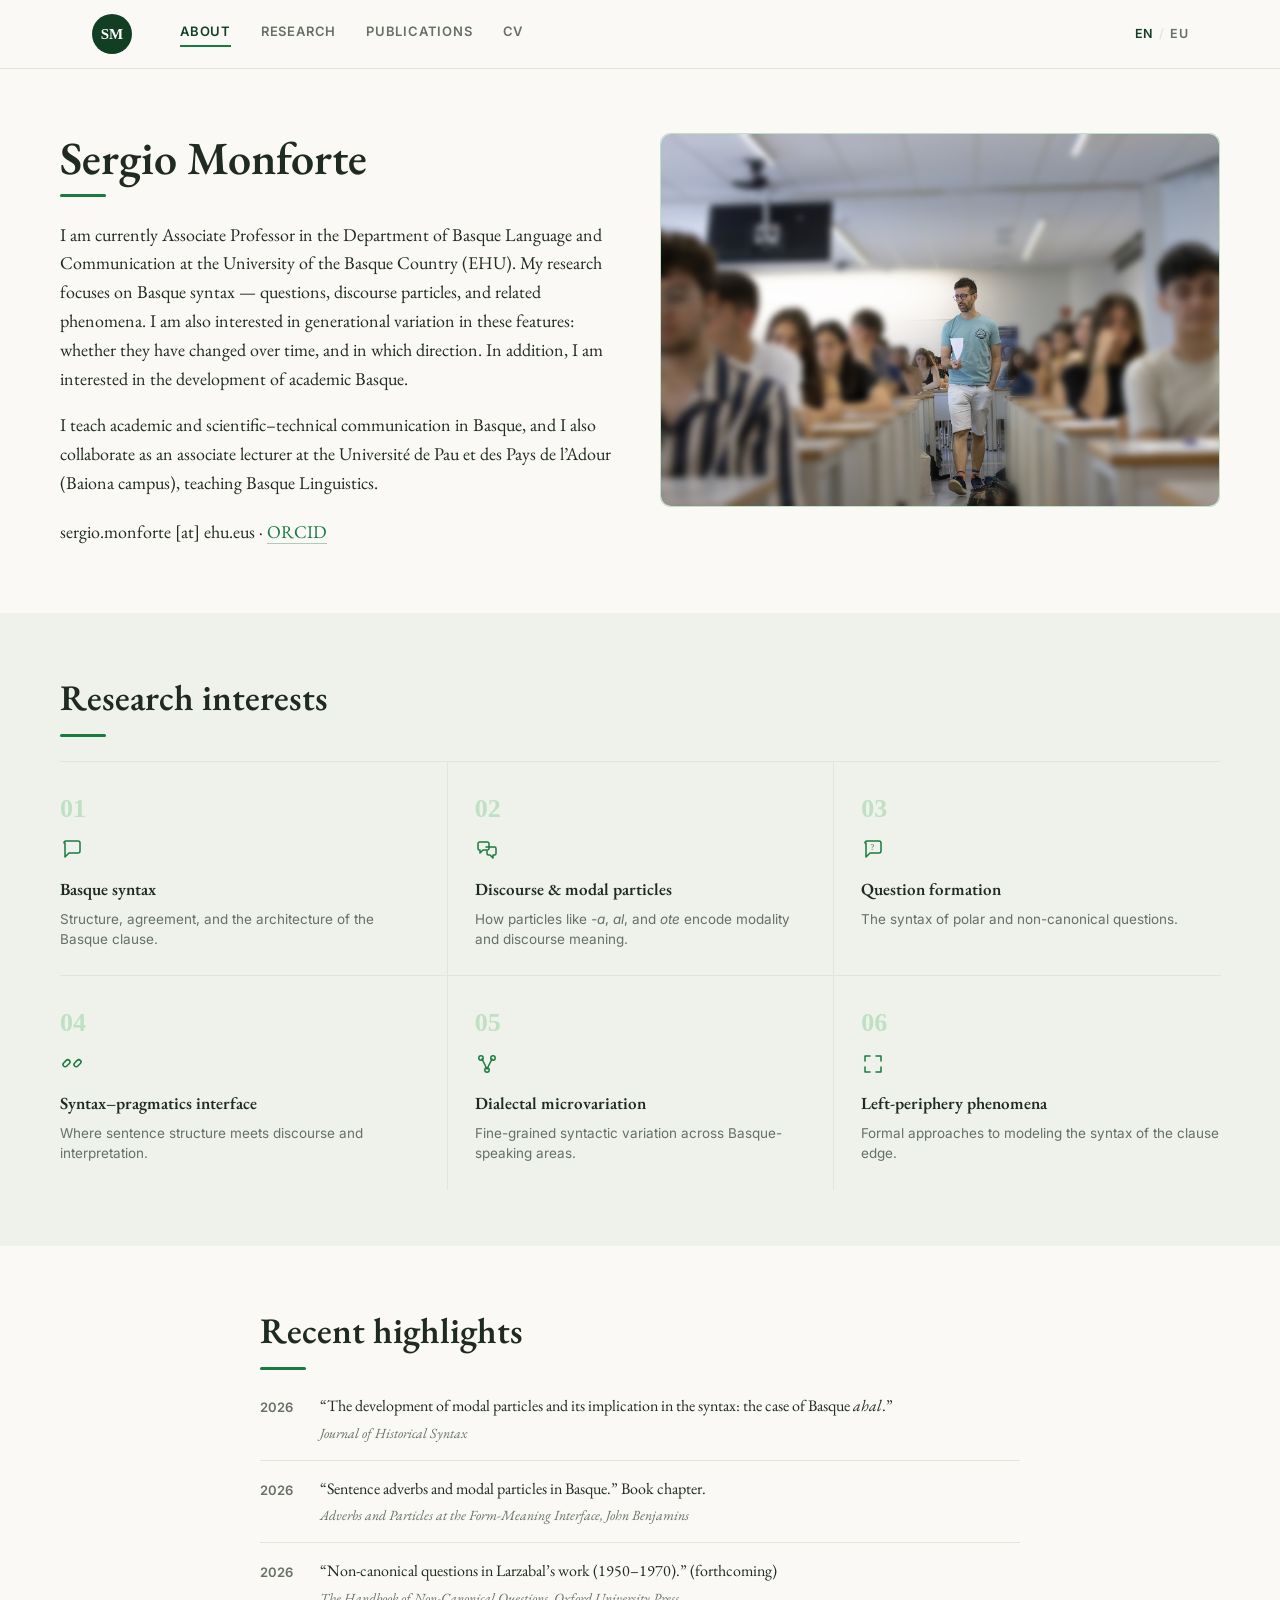
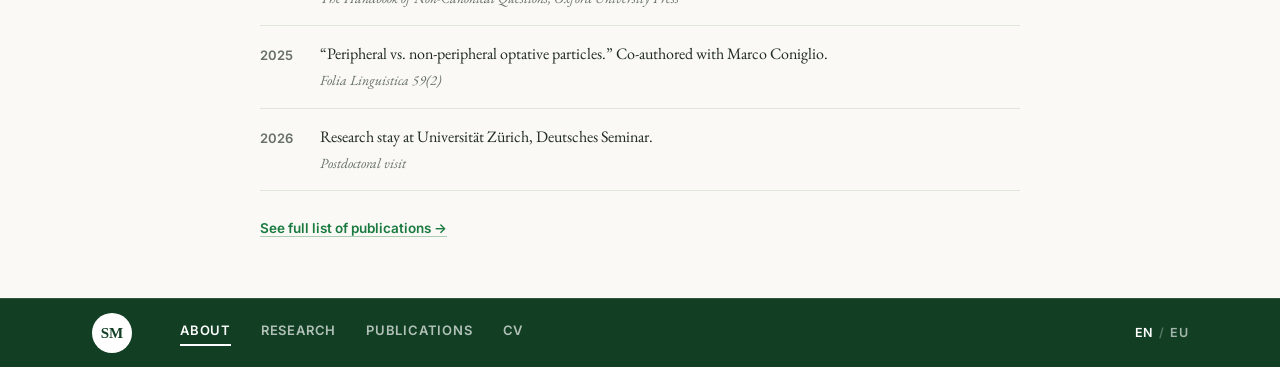
<file: index.html>
<!DOCTYPE html>
<html lang="en">
<head>
<meta charset="UTF-8">
<meta name="viewport" content="width=device-width, initial-scale=1.0">
<meta name="google-site-verification" content="1fSWHSfKpbim2K1Zgsi3KOgsEmEXpRIhgIImv73PWJ4" />
<title>Sergio Monforte</title>
<meta name="description" content="Sergio Monforte — Linguist working on Basque syntax, discourse particles, and the syntax-pragmatics interface. EHU.">
<link rel="canonical" href="https://sergiomonforte.github.io/">
<link rel="alternate" hreflang="en" href="https://sergiomonforte.github.io/">
<link rel="alternate" hreflang="eu" href="https://sergiomonforte.github.io/eu/">
<link rel="alternate" hreflang="x-default" href="https://sergiomonforte.github.io/">
<link rel="preconnect" href="https://fonts.googleapis.com">
<link href="https://fonts.googleapis.com/css2?family=EB+Garamond:ital,wght@0,400;0,600;1,400&family=Inter:wght@500;600;700&display=swap" rel="stylesheet">
<link rel="stylesheet" href="style.css">
</head>
<body>

<header class="topbar">
  <div class="bar-inner">
    <a href="index.html" class="brandmark">SM</a>
    <nav class="topnav">
      <a href="index.html" class="active">About</a>
      <a href="research.html">Research</a>
      <a href="publications.html">Publications</a>
      <a href="cv.html">CV</a>
    </nav>
    <div class="lang-switch"><a href="index.html" class="active">EN</a><span class="slash">/</span><a href="eu/index.html">EU</a></div>
  </div>
</header>

<main>
  <section class="hero">
    <div class="hero-inner">
      <div class="hero-text">
        <h1>Sergio Monforte</h1>
        <span class="rule"></span>
        <p>I am currently Associate Professor in the Department of Basque Language and Communication at the University of the Basque Country (EHU). My research focuses on Basque syntax &mdash; questions, discourse particles, and related phenomena. I am also interested in generational variation in these features: whether they have changed over time, and in which direction. In addition, I am interested in the development of academic Basque.</p>
        <p>I teach academic and scientific&ndash;technical communication in Basque, and I also collaborate as an associate lecturer at the Université de Pau et des Pays de l&rsquo;Adour (Baiona campus), teaching Basque Linguistics.</p>
        <p class="contact-inline" style="margin-top:20px;">sergio.monforte [at] ehu.eus &middot; <a href="https://orcid.org/0000-0003-1995-6355" target="_blank" rel="noopener">ORCID</a></p>
      </div>
      <div class="hero-photo">
        <div class="avatar-lg">
          <img src="images/photo.jpg" alt="Sergio Monforte">
        </div>
      </div>
    </div>
  </section>

  <section class="section-wrap band">
    <div class="section-inner">
      <h2 class="title-lg">Research interests</h2>
      <span class="rule"></span>
      <ul class="interest-grid">
        <li>
          <span class="num">01</span>
          <span class="icon"><svg viewBox="0 0 24 24" fill="none" stroke="currentColor" stroke-width="1.5" stroke-linecap="round" stroke-linejoin="round"><path d="M4 5a2 2 0 0 1 2-2h12a2 2 0 0 1 2 2v8a2 2 0 0 1-2 2H9l-4 4V5z"/></svg></span>
          <h3>Basque syntax</h3>
          <p>Structure, agreement, and the architecture of the Basque clause.</p>
        </li>
        <li>
          <span class="num">02</span>
          <span class="icon"><svg viewBox="0 0 24 24" fill="none" stroke="currentColor" stroke-width="1.5" stroke-linecap="round" stroke-linejoin="round"><path d="M3 5.5A1.5 1.5 0 0 1 4.5 4h8A1.5 1.5 0 0 1 14 5.5v5A1.5 1.5 0 0 1 12.5 12H8l-3 3v-3H4.5A1.5 1.5 0 0 1 3 10.5v-5z"/><path d="M11 9h8.5A1.5 1.5 0 0 1 21 10.5v5a1.5 1.5 0 0 1-1.5 1.5H18v3l-3-3h-1.5A1.5 1.5 0 0 1 12 15.5V13"/></svg></span>
          <h3>Discourse &amp; modal particles</h3>
          <p>How particles like <em>-a</em>, <em>al</em>, and <em>ote</em> encode modality and discourse meaning.</p>
        </li>
        <li>
          <span class="num">03</span>
          <span class="icon"><svg viewBox="0 0 24 24" fill="none" stroke="currentColor" stroke-width="1.5" stroke-linecap="round" stroke-linejoin="round"><path d="M4 5a2 2 0 0 1 2-2h12a2 2 0 0 1 2 2v8a2 2 0 0 1-2 2H9l-4 4V5z"/><text x="11.3" y="12" font-family="Georgia, serif" font-size="8" fill="currentColor" stroke="none" text-anchor="middle">?</text></svg></span>
          <h3>Question formation</h3>
          <p>The syntax of polar and non-canonical questions.</p>
        </li>
        <li>
          <span class="num">04</span>
          <span class="icon"><svg viewBox="0 0 24 24" fill="none" stroke="currentColor" stroke-width="1.5" stroke-linecap="round" stroke-linejoin="round"><rect x="2.5" y="9" width="8" height="4.4" rx="2.2" transform="rotate(-45 6.5 11.2)"/><rect x="13.5" y="9" width="8" height="4.4" rx="2.2" transform="rotate(-45 17.5 11.2)"/></svg></span>
          <h3>Syntax&ndash;pragmatics interface</h3>
          <p>Where sentence structure meets discourse and interpretation.</p>
        </li>
        <li>
          <span class="num">05</span>
          <span class="icon"><svg viewBox="0 0 24 24" fill="none" stroke="currentColor" stroke-width="1.5" stroke-linecap="round" stroke-linejoin="round"><path d="M7 7l5 10M17 7l-5 10"/><circle cx="6" cy="6" r="2.2"/><circle cx="18" cy="6" r="2.2"/><circle cx="12" cy="18" r="2.2"/></svg></span>
          <h3>Dialectal microvariation</h3>
          <p>Fine-grained syntactic variation across Basque-speaking areas.</p>
        </li>
        <li>
          <span class="num">06</span>
          <span class="icon"><svg viewBox="0 0 24 24" fill="none" stroke="currentColor" stroke-width="1.5" stroke-linecap="round" stroke-linejoin="round"><path d="M4 9V4h5"/><path d="M20 9V4h-5"/><path d="M4 15v5h5"/><path d="M20 15v5h-5"/></svg></span>
          <h3>Left-periphery phenomena</h3>
          <p>Formal approaches to modeling the syntax of the clause edge.</p>
        </li>
      </ul>
    </div>
  </section>

  <section class="section-wrap">
    <div class="section-inner narrow">
      <h2 class="title-lg">Recent highlights</h2>
      <span class="rule"></span>
      <!-- Keep this to ~4-5 items: your most recent publication(s) plus the latest research stay.
           To update: just edit the <li> lines below (and the matching list in eu/index.html) —
           no other file needs to change. -->
      <ul class="hl-list">
        <li>
          <span class="yr">2026</span>
          <div>
            <p class="hl-title">&ldquo;The development of modal particles and its implication in the syntax: the case of Basque <em>ahal</em>.&rdquo;</p>
            <p class="hl-venue">Journal of Historical Syntax</p>
          </div>
        </li>
        <li>
          <span class="yr">2026</span>
          <div>
            <p class="hl-title">&ldquo;Sentence adverbs and modal particles in Basque.&rdquo; Book chapter.</p>
            <p class="hl-venue">Adverbs and Particles at the Form-Meaning Interface, John Benjamins</p>
          </div>
        </li>
        <li>
          <span class="yr">2026</span>
          <div>
            <p class="hl-title">&ldquo;Non-canonical questions in Larzabal&rsquo;s work (1950&ndash;1970).&rdquo; (forthcoming)</p>
            <p class="hl-venue">The Handbook of Non-Canonical Questions, Oxford University Press</p>
          </div>
        </li>
        <li>
          <span class="yr">2025</span>
          <div>
            <p class="hl-title">&ldquo;Peripheral vs. non-peripheral optative particles.&rdquo; Co-authored with Marco Coniglio.</p>
            <p class="hl-venue">Folia Linguistica 59(2)</p>
          </div>
        </li>
        <li>
          <span class="yr">2026</span>
          <div>
            <p class="hl-title">Research stay at Universität Zürich, Deutsches Seminar.</p>
            <p class="hl-venue">Postdoctoral visit</p>
          </div>
        </li>
      </ul>
      <a class="more-link" href="publications.html">See full list of publications &rarr;</a>
    </div>
  </section>
</main>

<footer class="footerbar">
  <div class="bar-inner">
    <a href="index.html" class="brandmark">SM</a>
    <nav class="topnav">
      <a href="index.html" class="active">About</a>
      <a href="research.html">Research</a>
      <a href="publications.html">Publications</a>
      <a href="cv.html">CV</a>
    </nav>
    <div class="lang-switch"><a href="index.html" class="active">EN</a><span class="slash">/</span><a href="eu/index.html">EU</a></div>
  </div>
</footer>

</body>
</html>
</file>
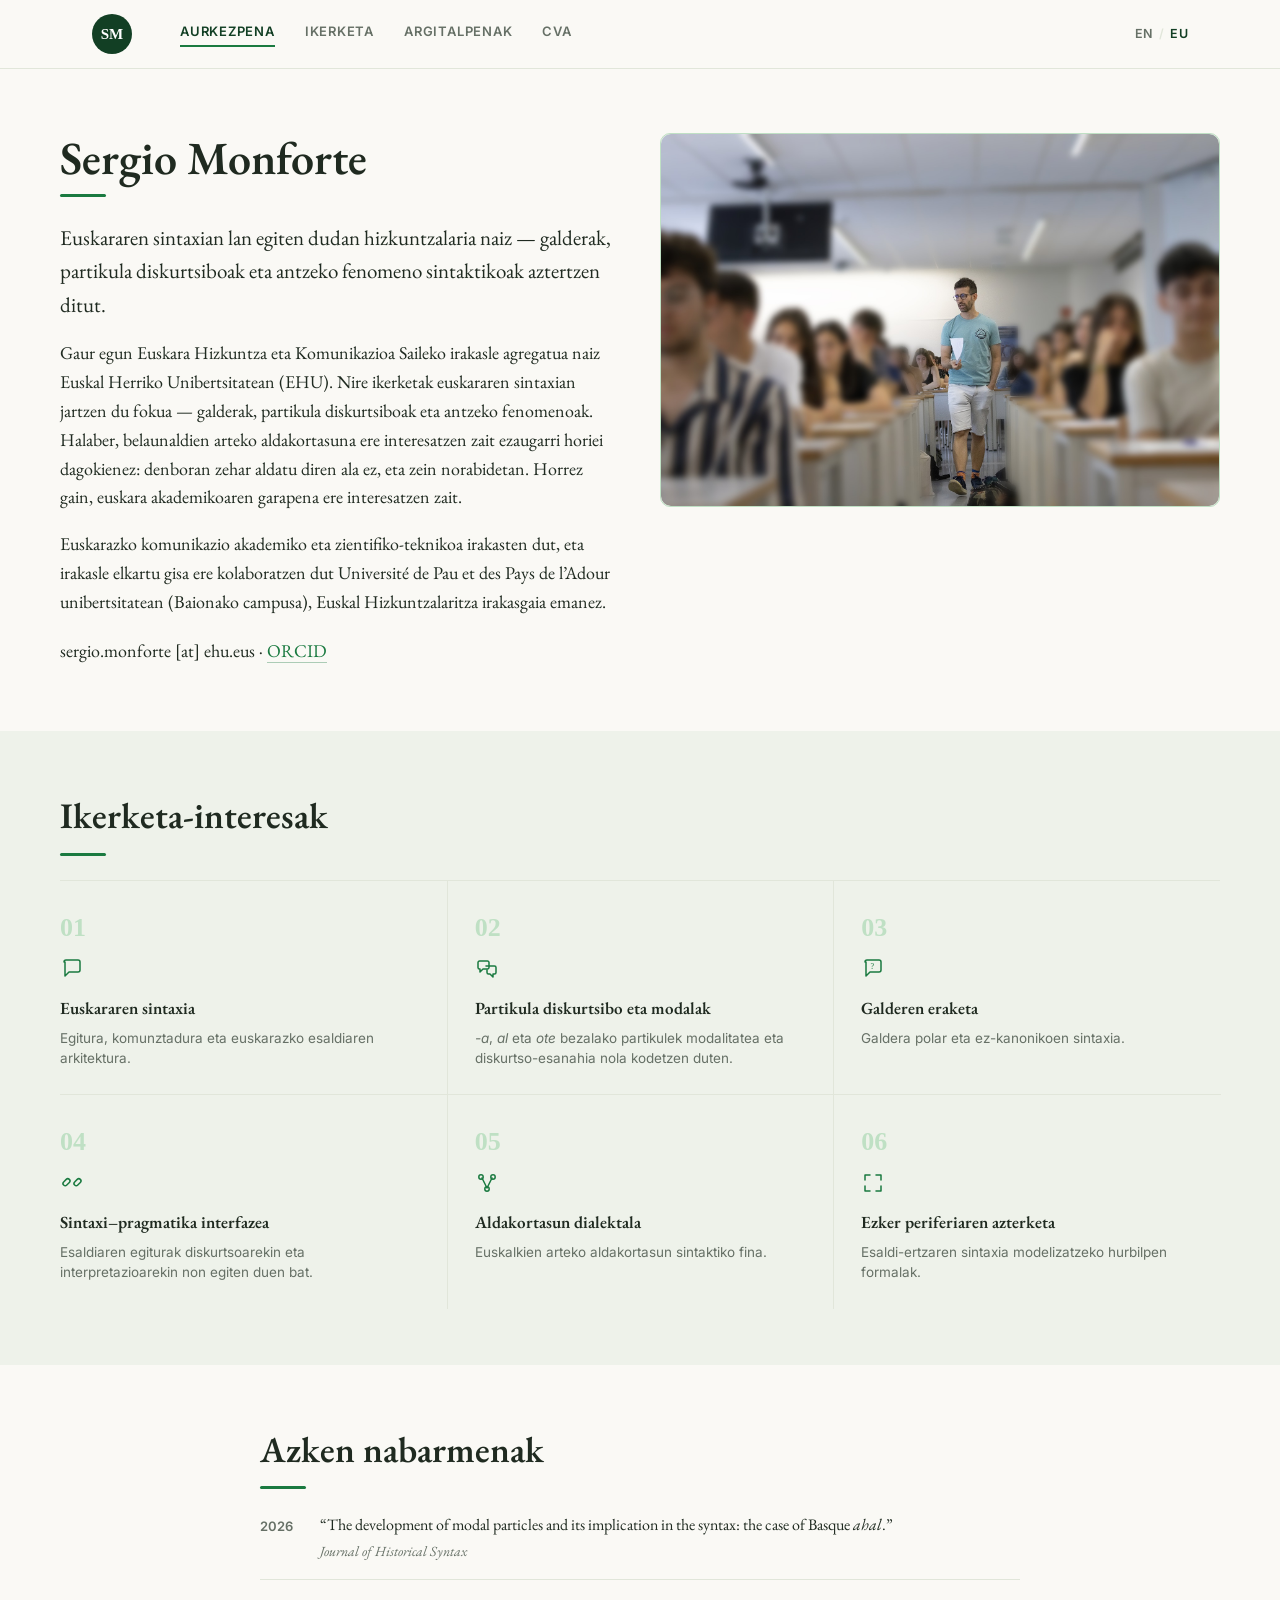
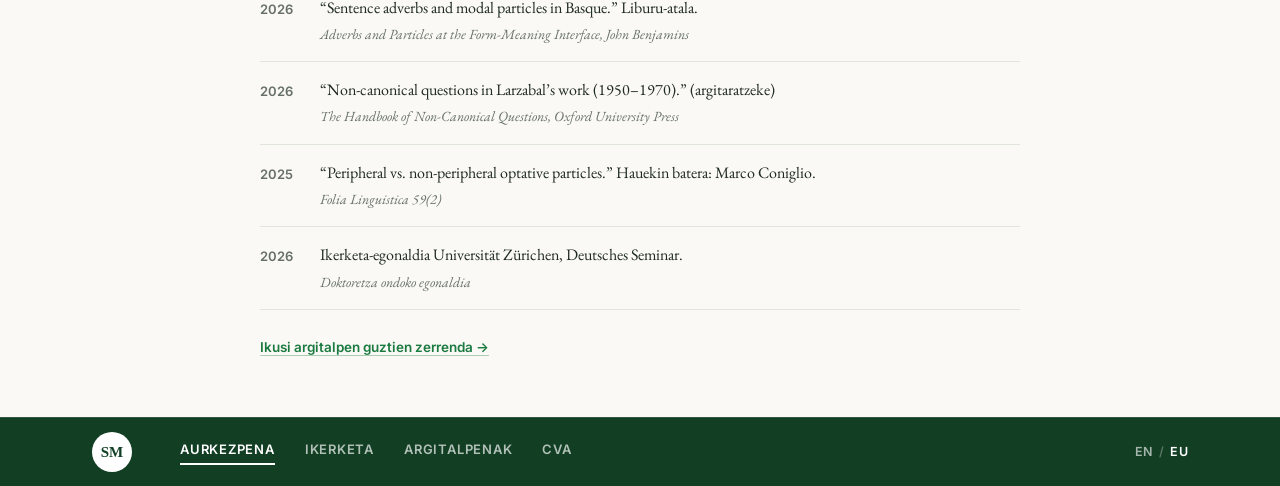
<file: eu/index.html>
<!DOCTYPE html>
<html lang="eu">
<head>
<meta charset="UTF-8">
<meta name="viewport" content="width=device-width, initial-scale=1.0">
<title>Sergio Monforte</title>
<meta name="description" content="Sergio Monforte — Hizkuntzalaria, euskararen sintaxian, partikula diskurtsibo eta modaletan eta sintaxi-pragmatika interfazean lanean. EHU.">
<link rel="preconnect" href="https://fonts.googleapis.com">
<link href="https://fonts.googleapis.com/css2?family=EB+Garamond:ital,wght@0,400;0,600;1,400&family=Inter:wght@500;600;700&display=swap" rel="stylesheet">
<link rel="stylesheet" href="../style.css">
</head>
<body>

<header class="topbar">
  <div class="bar-inner">
    <a href="index.html" class="brandmark">SM</a>
    <nav class="topnav">
      <a href="index.html" class="active">Aurkezpena</a>
      <a href="research.html">Ikerketa</a>
      <a href="publications.html">Argitalpenak</a>
      <a href="cv.html">CVa</a>
    </nav>
    <div class="lang-switch"><a href="../index.html">EN</a><span class="slash">/</span><a href="index.html" class="active">EU</a></div>
  </div>
</header>

<main>
  <section class="hero">
    <div class="hero-inner">
      <div class="hero-text">
        <h1>Sergio Monforte</h1>
        <span class="rule"></span>
        <p class="lede">Euskararen sintaxian lan egiten dudan hizkuntzalaria naiz &mdash; galderak, partikula diskurtsiboak eta antzeko fenomeno sintaktikoak aztertzen ditut.</p>
        <p>Gaur egun Euskara Hizkuntza eta Komunikazioa Saileko irakasle agregatua naiz Euskal Herriko Unibertsitatean (EHU). Nire ikerketak euskararen sintaxian jartzen du fokua &mdash; galderak, partikula diskurtsiboak eta antzeko fenomenoak. Halaber, belaunaldien arteko aldakortasuna ere interesatzen zait ezaugarri horiei dagokienez: denboran zehar aldatu diren ala ez, eta zein norabidetan. Horrez gain, euskara akademikoaren garapena ere interesatzen zait.</p>
        <p>Euskarazko komunikazio akademiko eta zientifiko-teknikoa irakasten dut, eta irakasle elkartu gisa ere kolaboratzen dut Université de Pau et des Pays de l&rsquo;Adour unibertsitatean (Baionako campusa), Euskal Hizkuntzalaritza irakasgaia emanez.</p>
        <p class="contact-inline" style="margin-top:20px;">sergio.monforte [at] ehu.eus &middot; <a href="https://orcid.org/0000-0003-1995-6355" target="_blank" rel="noopener">ORCID</a></p>
      </div>
      <div class="hero-photo">
        <div class="avatar-lg">
          <img src="../images/photo.jpg" alt="Sergio Monforte">
        </div>
      </div>
    </div>
  </section>

  <section class="section-wrap band">
    <div class="section-inner">
      <h2 class="title-lg">Ikerketa-interesak</h2>
      <span class="rule"></span>
      <ul class="interest-grid">
        <li>
          <span class="num">01</span>
          <span class="icon"><svg viewBox="0 0 24 24" fill="none" stroke="currentColor" stroke-width="1.5" stroke-linecap="round" stroke-linejoin="round"><path d="M4 5a2 2 0 0 1 2-2h12a2 2 0 0 1 2 2v8a2 2 0 0 1-2 2H9l-4 4V5z"/></svg></span>
          <h3>Euskararen sintaxia</h3>
          <p>Egitura, komunztadura eta euskarazko esaldiaren arkitektura.</p>
        </li>
        <li>
          <span class="num">02</span>
          <span class="icon"><svg viewBox="0 0 24 24" fill="none" stroke="currentColor" stroke-width="1.5" stroke-linecap="round" stroke-linejoin="round"><path d="M3 5.5A1.5 1.5 0 0 1 4.5 4h8A1.5 1.5 0 0 1 14 5.5v5A1.5 1.5 0 0 1 12.5 12H8l-3 3v-3H4.5A1.5 1.5 0 0 1 3 10.5v-5z"/><path d="M11 9h8.5A1.5 1.5 0 0 1 21 10.5v5a1.5 1.5 0 0 1-1.5 1.5H18v3l-3-3h-1.5A1.5 1.5 0 0 1 12 15.5V13"/></svg></span>
          <h3>Partikula diskurtsibo eta modalak</h3>
          <p><em>-a</em>, <em>al</em> eta <em>ote</em> bezalako partikulek modalitatea eta diskurtso-esanahia nola kodetzen duten.</p>
        </li>
        <li>
          <span class="num">03</span>
          <span class="icon"><svg viewBox="0 0 24 24" fill="none" stroke="currentColor" stroke-width="1.5" stroke-linecap="round" stroke-linejoin="round"><path d="M4 5a2 2 0 0 1 2-2h12a2 2 0 0 1 2 2v8a2 2 0 0 1-2 2H9l-4 4V5z"/><text x="11.3" y="12" font-family="Georgia, serif" font-size="8" fill="currentColor" stroke="none" text-anchor="middle">?</text></svg></span>
          <h3>Galderen eraketa</h3>
          <p>Galdera polar eta ez-kanonikoen sintaxia.</p>
        </li>
        <li>
          <span class="num">04</span>
          <span class="icon"><svg viewBox="0 0 24 24" fill="none" stroke="currentColor" stroke-width="1.5" stroke-linecap="round" stroke-linejoin="round"><rect x="2.5" y="9" width="8" height="4.4" rx="2.2" transform="rotate(-45 6.5 11.2)"/><rect x="13.5" y="9" width="8" height="4.4" rx="2.2" transform="rotate(-45 17.5 11.2)"/></svg></span>
          <h3>Sintaxi&ndash;pragmatika interfazea</h3>
          <p>Esaldiaren egiturak diskurtsoarekin eta interpretazioarekin non egiten duen bat.</p>
        </li>
        <li>
          <span class="num">05</span>
          <span class="icon"><svg viewBox="0 0 24 24" fill="none" stroke="currentColor" stroke-width="1.5" stroke-linecap="round" stroke-linejoin="round"><path d="M7 7l5 10M17 7l-5 10"/><circle cx="6" cy="6" r="2.2"/><circle cx="18" cy="6" r="2.2"/><circle cx="12" cy="18" r="2.2"/></svg></span>
          <h3>Aldakortasun dialektala</h3>
          <p>Euskalkien arteko aldakortasun sintaktiko fina.</p>
        </li>
        <li>
          <span class="num">06</span>
          <span class="icon"><svg viewBox="0 0 24 24" fill="none" stroke="currentColor" stroke-width="1.5" stroke-linecap="round" stroke-linejoin="round"><path d="M4 9V4h5"/><path d="M20 9V4h-5"/><path d="M4 15v5h5"/><path d="M20 15v5h-5"/></svg></span>
          <h3>Ezker periferiaren azterketa</h3>
          <p>Esaldi-ertzaren sintaxia modelizatzeko hurbilpen formalak.</p>
        </li>
      </ul>
    </div>
  </section>

  <section class="section-wrap">
    <div class="section-inner narrow">
      <h2 class="title-lg">Azken nabarmenak</h2>
      <span class="rule"></span>
      <!-- Eguneratzeko: aldatu behean <li> lerroak (eta index.html-eko zerrenda parekoa) —
           ez da beste fitxategirik ukitu behar. -->
      <ul class="hl-list">
        <li>
          <span class="yr">2026</span>
          <div>
            <p class="hl-title">&ldquo;The development of modal particles and its implication in the syntax: the case of Basque <em>ahal</em>.&rdquo;</p>
            <p class="hl-venue">Journal of Historical Syntax</p>
          </div>
        </li>
        <li>
          <span class="yr">2026</span>
          <div>
            <p class="hl-title">&ldquo;Sentence adverbs and modal particles in Basque.&rdquo; Liburu-atala.</p>
            <p class="hl-venue">Adverbs and Particles at the Form-Meaning Interface, John Benjamins</p>
          </div>
        </li>
        <li>
          <span class="yr">2026</span>
          <div>
            <p class="hl-title">&ldquo;Non-canonical questions in Larzabal&rsquo;s work (1950&ndash;1970).&rdquo; (argitaratzeke)</p>
            <p class="hl-venue">The Handbook of Non-Canonical Questions, Oxford University Press</p>
          </div>
        </li>
        <li>
          <span class="yr">2025</span>
          <div>
            <p class="hl-title">&ldquo;Peripheral vs. non-peripheral optative particles.&rdquo; Hauekin batera: Marco Coniglio.</p>
            <p class="hl-venue">Folia Linguistica 59(2)</p>
          </div>
        </li>
        <li>
          <span class="yr">2026</span>
          <div>
            <p class="hl-title">Ikerketa-egonaldia Universität Zürichen, Deutsches Seminar.</p>
            <p class="hl-venue">Doktoretza ondoko egonaldia</p>
          </div>
        </li>
      </ul>
      <a class="more-link" href="publications.html">Ikusi argitalpen guztien zerrenda &rarr;</a>
    </div>
  </section>
</main>

<footer class="footerbar">
  <div class="bar-inner">
    <a href="index.html" class="brandmark">SM</a>
    <nav class="topnav">
      <a href="index.html" class="active">Aurkezpena</a>
      <a href="research.html">Ikerketa</a>
      <a href="publications.html">Argitalpenak</a>
      <a href="cv.html">CVa</a>
    </nav>
    <div class="lang-switch"><a href="../index.html">EN</a><span class="slash">/</span><a href="index.html" class="active">EU</a></div>
  </div>
</footer>

</body>
</html>
</file>
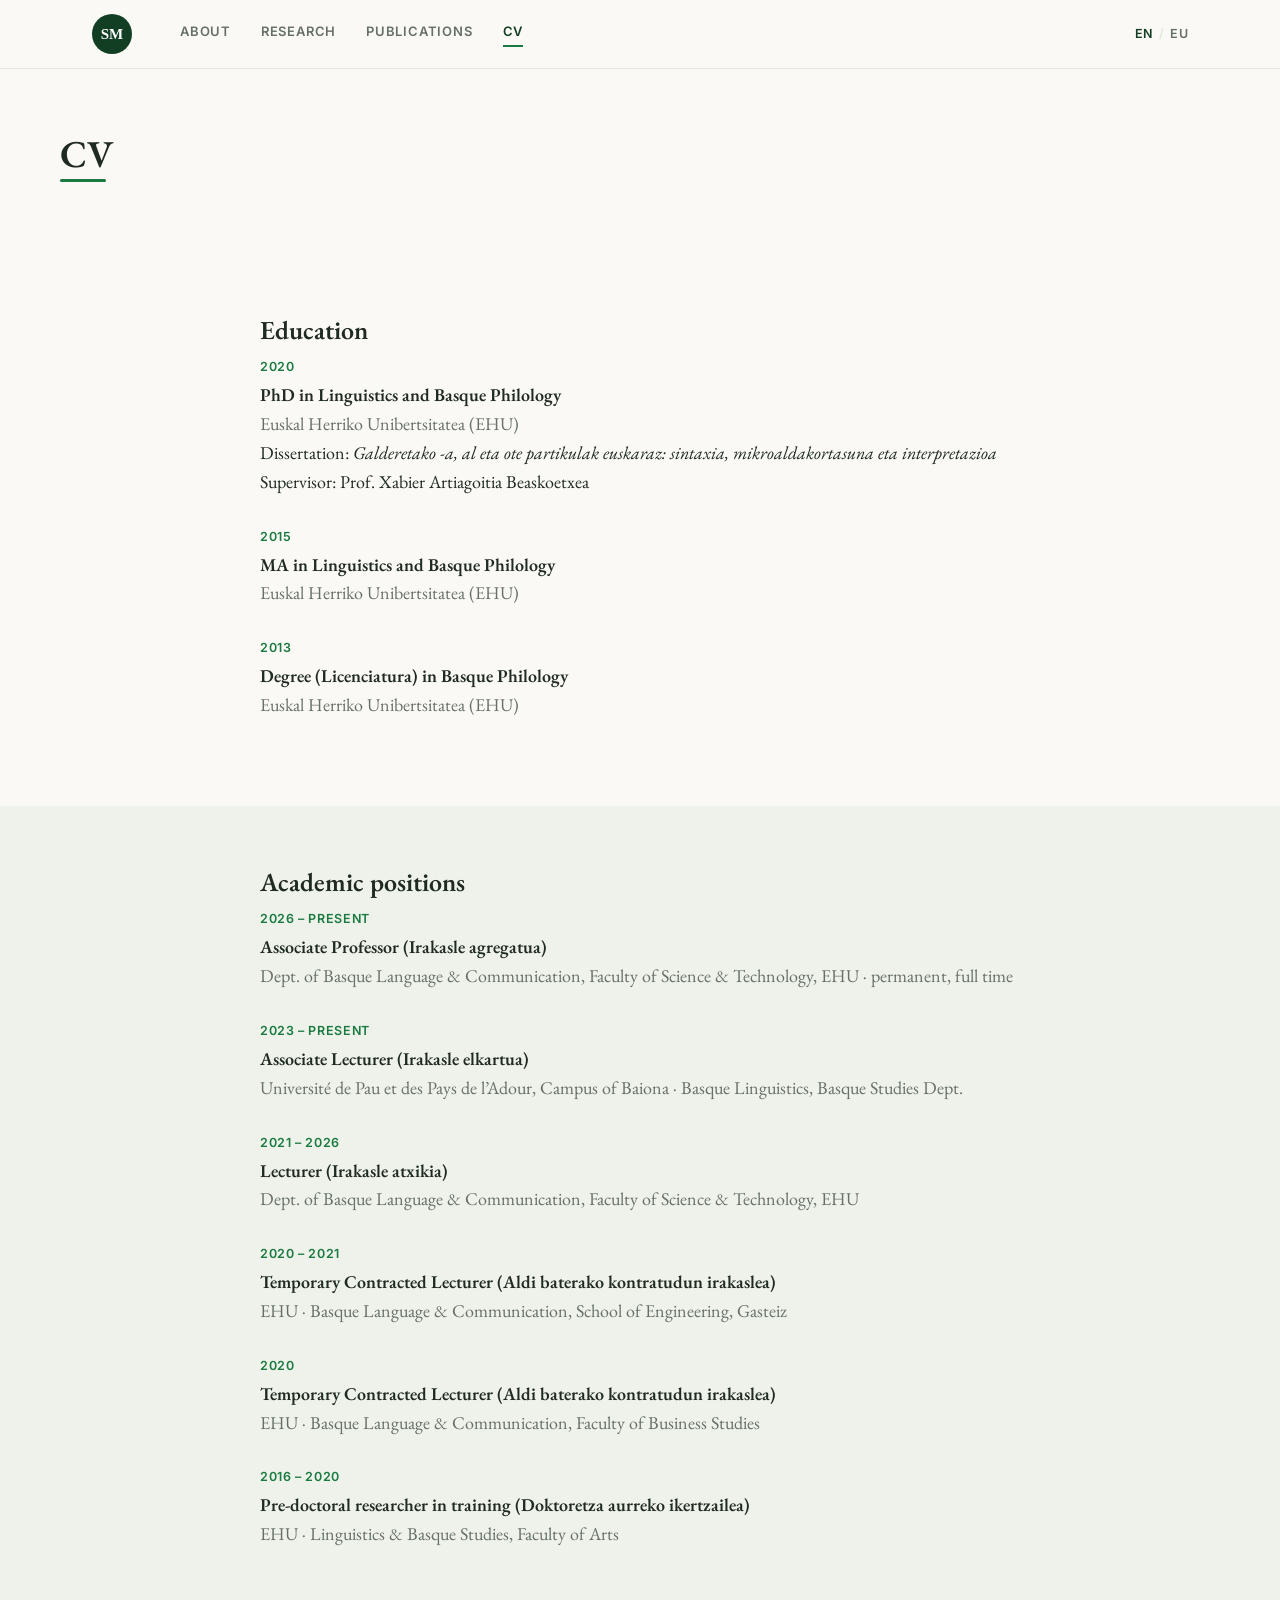
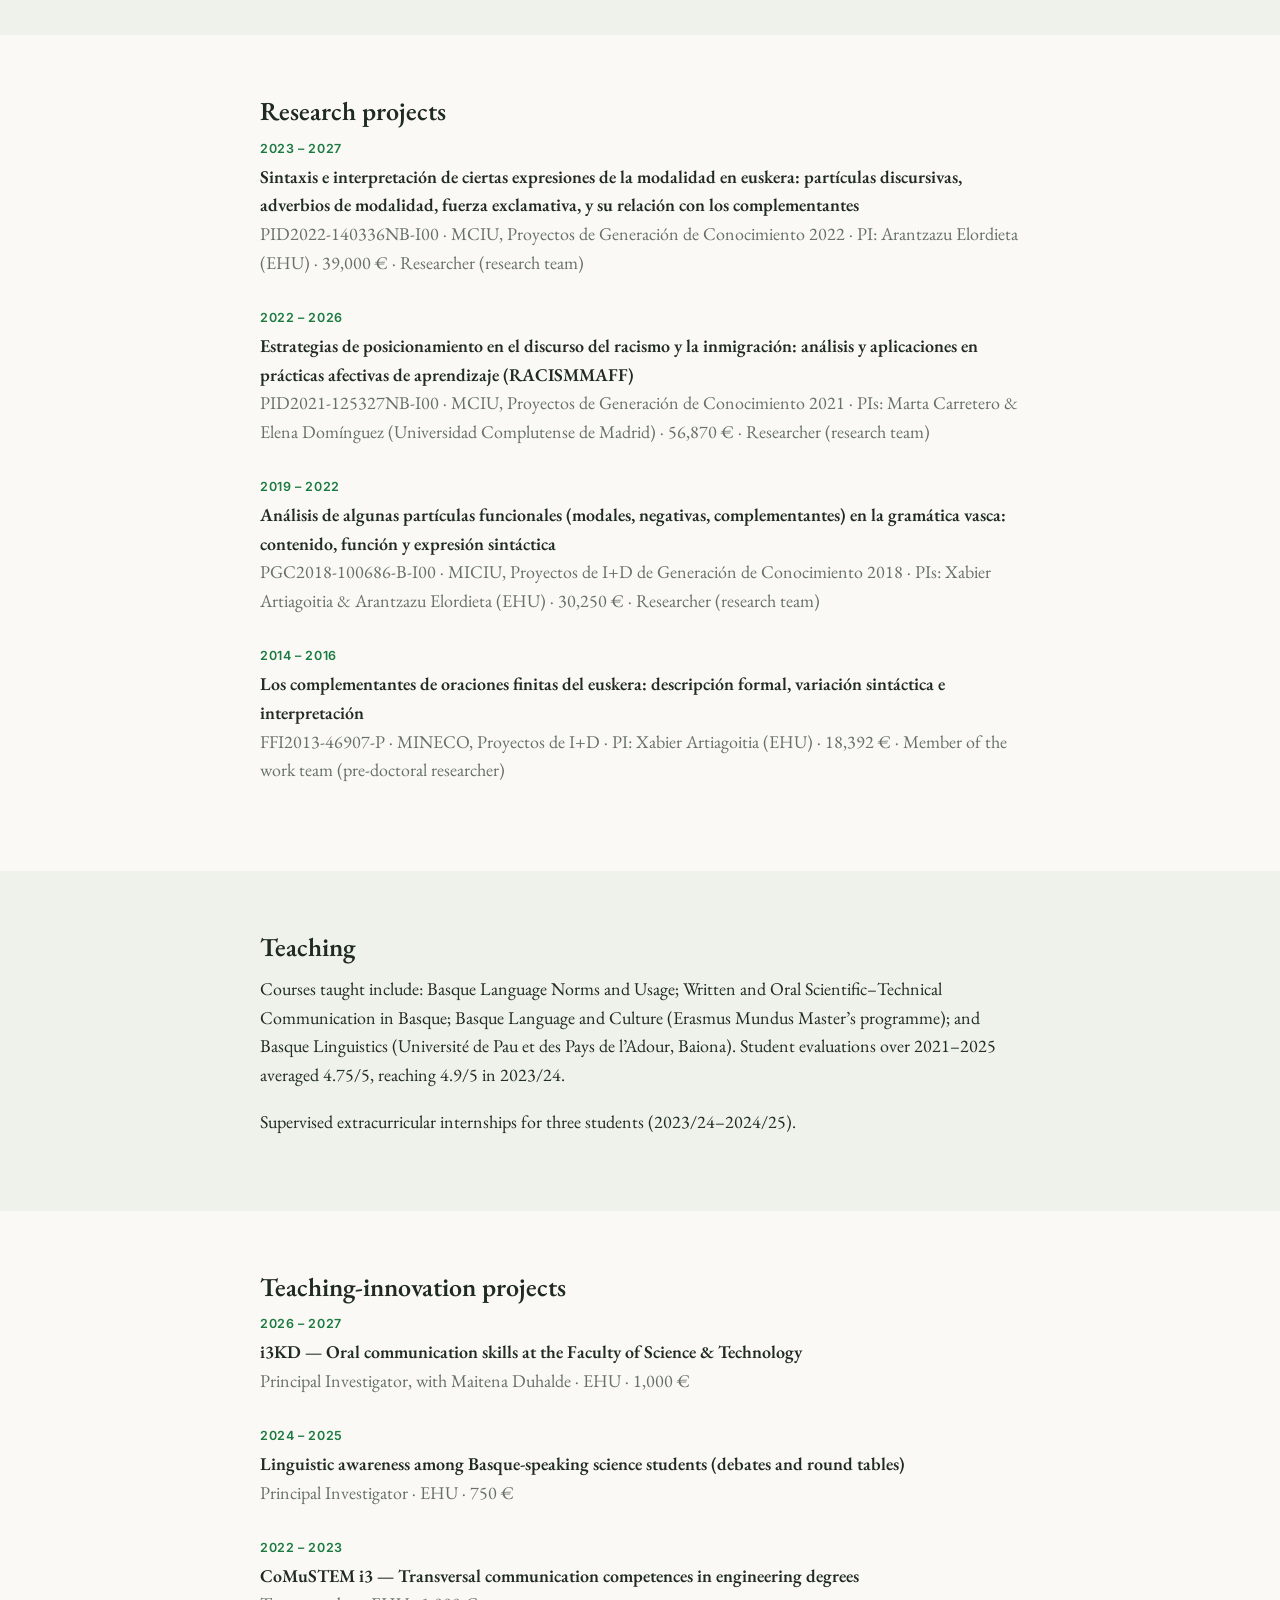
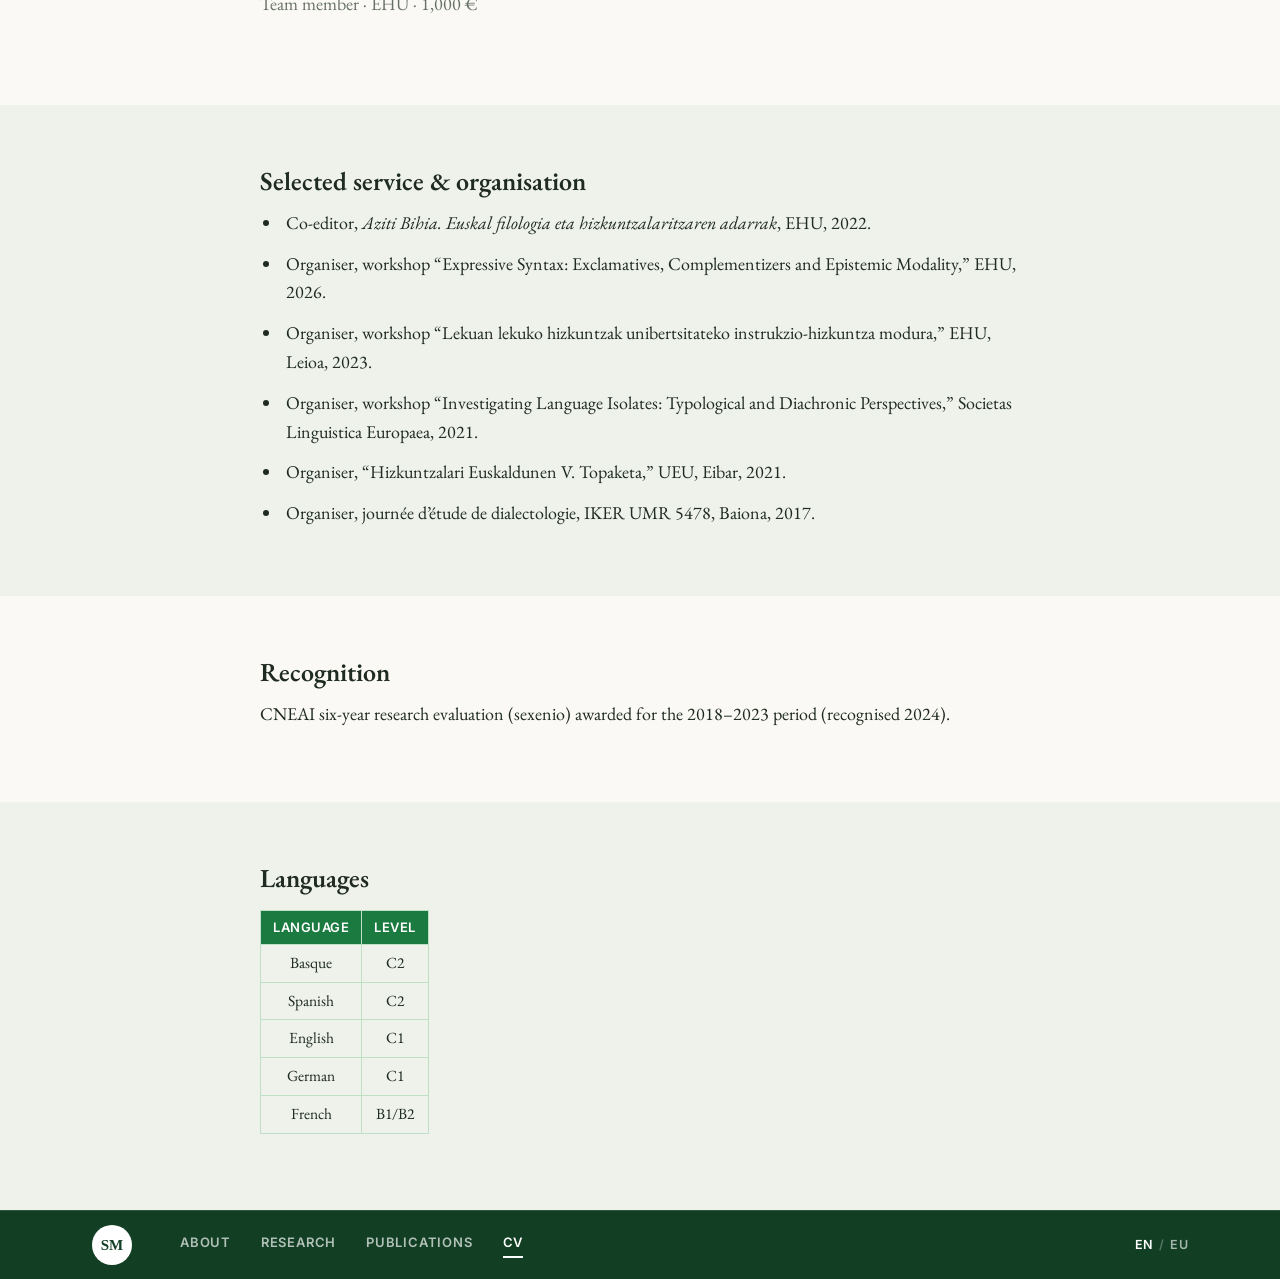
<file: cv.html>
<!DOCTYPE html>
<html lang="en">
<head>
<meta charset="UTF-8">
<meta name="viewport" content="width=device-width, initial-scale=1.0">
<title>CV — Sergio Monforte</title>
<meta name="description" content="Sergio Monforte &mdash; academic CV: education, academic positions, research and teaching-innovation projects, and recognitions. University of the Basque Country (EHU).">
<link rel="canonical" href="https://sergiomonforte.github.io/cv.html">
<link rel="alternate" hreflang="en" href="https://sergiomonforte.github.io/cv.html">
<link rel="alternate" hreflang="eu" href="https://sergiomonforte.github.io/eu/cv.html">
<link rel="alternate" hreflang="x-default" href="https://sergiomonforte.github.io/cv.html">
<link rel="preconnect" href="https://fonts.googleapis.com">
<link href="https://fonts.googleapis.com/css2?family=EB+Garamond:ital,wght@0,400;0,600;1,400&family=Inter:wght@500;600;700&display=swap" rel="stylesheet">
<link rel="stylesheet" href="style.css">
</head>
<body>

<header class="topbar">
  <div class="bar-inner">
    <a href="index.html" class="brandmark">SM</a>
    <nav class="topnav">
      <a href="index.html">About</a>
      <a href="research.html">Research</a>
      <a href="publications.html">Publications</a>
      <a href="cv.html" class="active">CV</a>
    </nav>
    <div class="lang-switch"><a href="index.html" class="active">EN</a><span class="slash">/</span><a href="eu/cv.html">EU</a></div>
  </div>
</header>

<main>
  <section class="hero hero-simple">
    <div class="hero-inner">
      <div class="hero-text">
        <h1>CV</h1>
        <span class="rule"></span>
      </div>
    </div>
  </section>

  <section class="section-wrap">
    <div class="section-inner narrow">
      <h2>Education</h2>

      <div class="cv-entry">
        <span class="dates">2020</span>
        <span class="title">PhD in Linguistics and Basque Philology</span><br>
        <span class="place">Euskal Herriko Unibertsitatea (EHU)</span><br>
        Dissertation: <em>Galderetako -a, al eta ote partikulak euskaraz: sintaxia, mikroaldakortasuna eta interpretazioa</em><br>
        Supervisor: Prof. Xabier Artiagoitia Beaskoetxea
      </div>

      <div class="cv-entry">
        <span class="dates">2015</span>
        <span class="title">MA in Linguistics and Basque Philology</span><br>
        <span class="place">Euskal Herriko Unibertsitatea (EHU)</span>
      </div>

      <div class="cv-entry">
        <span class="dates">2013</span>
        <span class="title">Degree (Licenciatura) in Basque Philology</span><br>
        <span class="place">Euskal Herriko Unibertsitatea (EHU)</span>
      </div>
    </div>
  </section>

  <section class="section-wrap band">
    <div class="section-inner narrow">
      <h2>Academic positions</h2>

      <div class="cv-entry">
        <span class="dates">2026 &ndash; present</span>
        <span class="title">Associate Professor (Irakasle agregatua)</span><br>
        <span class="place">Dept. of Basque Language &amp; Communication, Faculty of Science &amp; Technology, EHU &middot; permanent, full time</span>
      </div>

      <div class="cv-entry">
        <span class="dates">2023 &ndash; present</span>
        <span class="title">Associate Lecturer (Irakasle elkartua)</span><br>
        <span class="place">Université de Pau et des Pays de l&rsquo;Adour, Campus of Baiona &middot; Basque Linguistics, Basque Studies Dept.</span>
      </div>

      <div class="cv-entry">
        <span class="dates">2021 &ndash; 2026</span>
        <span class="title">Lecturer (Irakasle atxikia)</span><br>
        <span class="place">Dept. of Basque Language &amp; Communication, Faculty of Science &amp; Technology, EHU</span>
      </div>

      <div class="cv-entry">
        <span class="dates">2020 &ndash; 2021</span>
        <span class="title">Temporary Contracted Lecturer (Aldi baterako kontratudun irakaslea)</span><br>
        <span class="place">EHU &middot; Basque Language &amp; Communication, School of Engineering, Gasteiz</span>
      </div>

      <div class="cv-entry">
        <span class="dates">2020</span>
        <span class="title">Temporary Contracted Lecturer (Aldi baterako kontratudun irakaslea)</span><br>
        <span class="place">EHU &middot; Basque Language &amp; Communication, Faculty of Business Studies</span>
      </div>

      <div class="cv-entry">
        <span class="dates">2016 &ndash; 2020</span>
        <span class="title">Pre-doctoral researcher in training (Doktoretza aurreko ikertzailea)</span><br>
        <span class="place">EHU &middot; Linguistics &amp; Basque Studies, Faculty of Arts</span>
      </div>
    </div>
  </section>

  <section class="section-wrap">
    <div class="section-inner narrow">
      <h2>Research projects</h2>

      <div class="cv-entry">
        <span class="dates">2023 &ndash; 2027</span>
        <span class="title">Sintaxis e interpretaci&oacute;n de ciertas expresiones de la modalidad en euskera: part&iacute;culas discursivas, adverbios de modalidad, fuerza exclamativa, y su relaci&oacute;n con los complementantes</span><br>
        <span class="place">PID2022-140336NB-I00 &middot; MCIU, Proyectos de Generaci&oacute;n de Conocimiento 2022 &middot; PI: Arantzazu Elordieta (EHU) &middot; 39,000 &euro; &middot; Researcher (research team)</span>
      </div>

      <div class="cv-entry">
        <span class="dates">2022 &ndash; 2026</span>
        <span class="title">Estrategias de posicionamiento en el discurso del racismo y la inmigraci&oacute;n: an&aacute;lisis y aplicaciones en pr&aacute;cticas afectivas de aprendizaje (RACISMMAFF)</span><br>
        <span class="place">PID2021-125327NB-I00 &middot; MCIU, Proyectos de Generaci&oacute;n de Conocimiento 2021 &middot; PIs: Marta Carretero &amp; Elena Dom&iacute;nguez (Universidad Complutense de Madrid) &middot; 56,870 &euro; &middot; Researcher (research team)</span>
      </div>

      <div class="cv-entry">
        <span class="dates">2019 &ndash; 2022</span>
        <span class="title">An&aacute;lisis de algunas part&iacute;culas funcionales (modales, negativas, complementantes) en la gram&aacute;tica vasca: contenido, funci&oacute;n y expresi&oacute;n sint&aacute;ctica</span><br>
        <span class="place">PGC2018-100686-B-I00 &middot; MICIU, Proyectos de I+D de Generaci&oacute;n de Conocimiento 2018 &middot; PIs: Xabier Artiagoitia &amp; Arantzazu Elordieta (EHU) &middot; 30,250 &euro; &middot; Researcher (research team)</span>
      </div>

      <div class="cv-entry">
        <span class="dates">2014 &ndash; 2016</span>
        <span class="title">Los complementantes de oraciones finitas del euskera: descripci&oacute;n formal, variaci&oacute;n sint&aacute;ctica e interpretaci&oacute;n</span><br>
        <span class="place">FFI2013-46907-P &middot; MINECO, Proyectos de I+D &middot; PI: Xabier Artiagoitia (EHU) &middot; 18,392 &euro; &middot; Member of the work team (pre-doctoral researcher)</span>
      </div>
    </div>
  </section>

  <section class="section-wrap band">
    <div class="section-inner narrow">
      <h2>Teaching</h2>
      <p>Courses taught include: Basque Language Norms and Usage; Written and Oral Scientific&ndash;Technical Communication in Basque; Basque Language and Culture (Erasmus Mundus Master&rsquo;s programme); and Basque Linguistics (Université de Pau et des Pays de l&rsquo;Adour, Baiona). Student evaluations over 2021&ndash;2025 averaged 4.75/5, reaching 4.9/5 in 2023/24.</p>
      <p>Supervised extracurricular internships for three students (2023/24&ndash;2024/25).</p>
    </div>
  </section>

  <section class="section-wrap">
    <div class="section-inner narrow">
      <h2>Teaching-innovation projects</h2>

      <div class="cv-entry">
        <span class="dates">2026 &ndash; 2027</span>
        <span class="title">i3KD &mdash; Oral communication skills at the Faculty of Science &amp; Technology</span><br>
        <span class="place">Principal Investigator, with Maitena Duhalde &middot; EHU &middot; 1,000 &euro;</span>
      </div>

      <div class="cv-entry">
        <span class="dates">2024 &ndash; 2025</span>
        <span class="title">Linguistic awareness among Basque-speaking science students (debates and round tables)</span><br>
        <span class="place">Principal Investigator &middot; EHU &middot; 750 &euro;</span>
      </div>

      <div class="cv-entry">
        <span class="dates">2022 &ndash; 2023</span>
        <span class="title">CoMuSTEM i3 &mdash; Transversal communication competences in engineering degrees</span><br>
        <span class="place">Team member &middot; EHU &middot; 1,000 &euro;</span>
      </div>
    </div>
  </section>

  <section class="section-wrap band">
    <div class="section-inner narrow">
      <h2>Selected service &amp; organisation</h2>
      <ul>
        <li>Co-editor, <em>Aziti Bihia. Euskal filologia eta hizkuntzalaritzaren adarrak</em>, EHU, 2022.</li>
        <li>Organiser, workshop &ldquo;Expressive Syntax: Exclamatives, Complementizers and Epistemic Modality,&rdquo; EHU, 2026.</li>
        <li>Organiser, workshop &ldquo;Lekuan lekuko hizkuntzak unibertsitateko instrukzio-hizkuntza modura,&rdquo; EHU, Leioa, 2023.</li>
        <li>Organiser, workshop &ldquo;Investigating Language Isolates: Typological and Diachronic Perspectives,&rdquo; Societas Linguistica Europaea, 2021.</li>
        <li>Organiser, &ldquo;Hizkuntzalari Euskaldunen V. Topaketa,&rdquo; UEU, Eibar, 2021.</li>
        <li>Organiser, journée d&rsquo;étude de dialectologie, IKER UMR 5478, Baiona, 2017.</li>
      </ul>
    </div>
  </section>

  <section class="section-wrap">
    <div class="section-inner narrow">
      <h2>Recognition</h2>
      <p>CNEAI six-year research evaluation (sexenio) awarded for the 2018&ndash;2023 period (recognised 2024).</p>
    </div>
  </section>

  <section class="section-wrap band">
    <div class="section-inner narrow">
      <h2>Languages</h2>
      <table class="langs">
        <tr><th>Language</th><th>Level</th></tr>
        <tr><td>Basque</td><td>C2</td></tr>
        <tr><td>Spanish</td><td>C2</td></tr>
        <tr><td>English</td><td>C1</td></tr>
        <tr><td>German</td><td>C1</td></tr>
        <tr><td>French</td><td>B1/B2</td></tr>
      </table>
    </div>
  </section>
</main>

<footer class="footerbar">
  <div class="bar-inner">
    <a href="index.html" class="brandmark">SM</a>
    <nav class="topnav">
      <a href="index.html">About</a>
      <a href="research.html">Research</a>
      <a href="publications.html">Publications</a>
      <a href="cv.html" class="active">CV</a>
    </nav>
    <div class="lang-switch"><a href="index.html" class="active">EN</a><span class="slash">/</span><a href="eu/cv.html">EU</a></div>
  </div>
</footer>

</body>
</html>
</file>
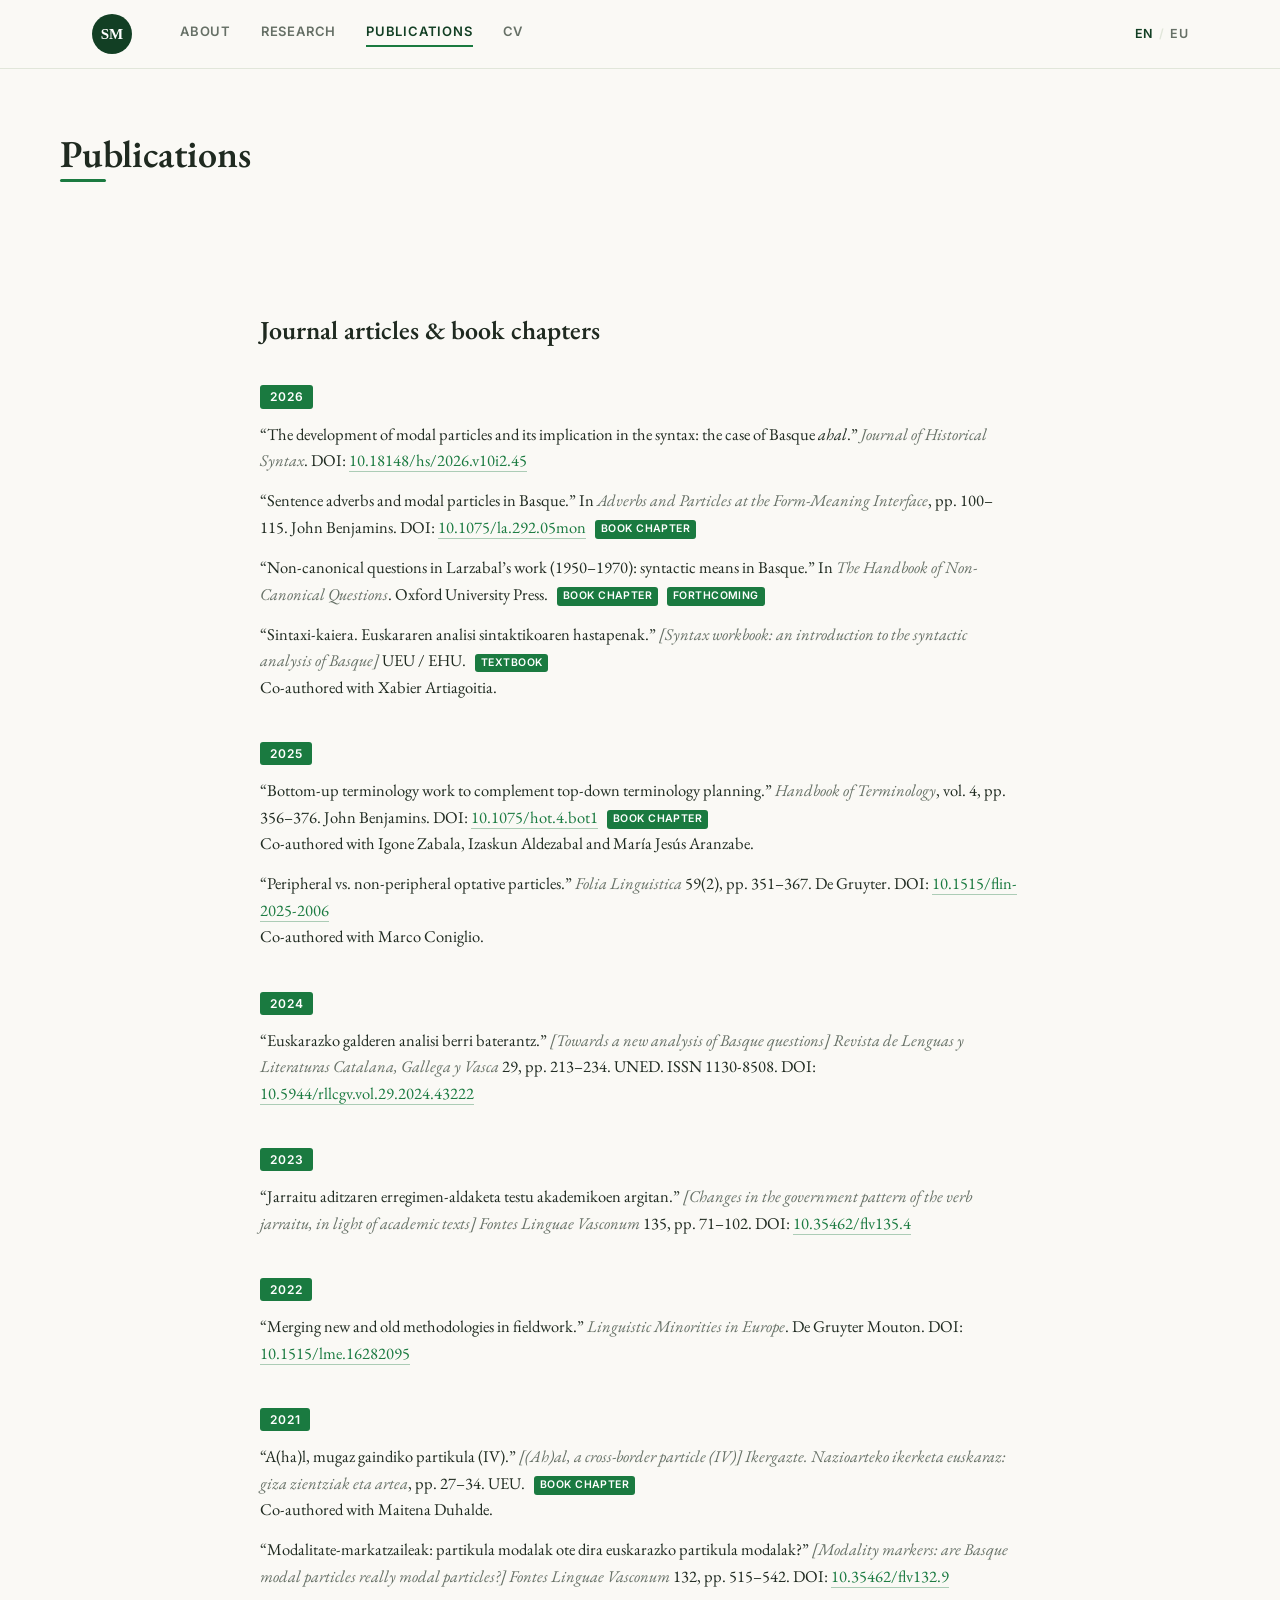
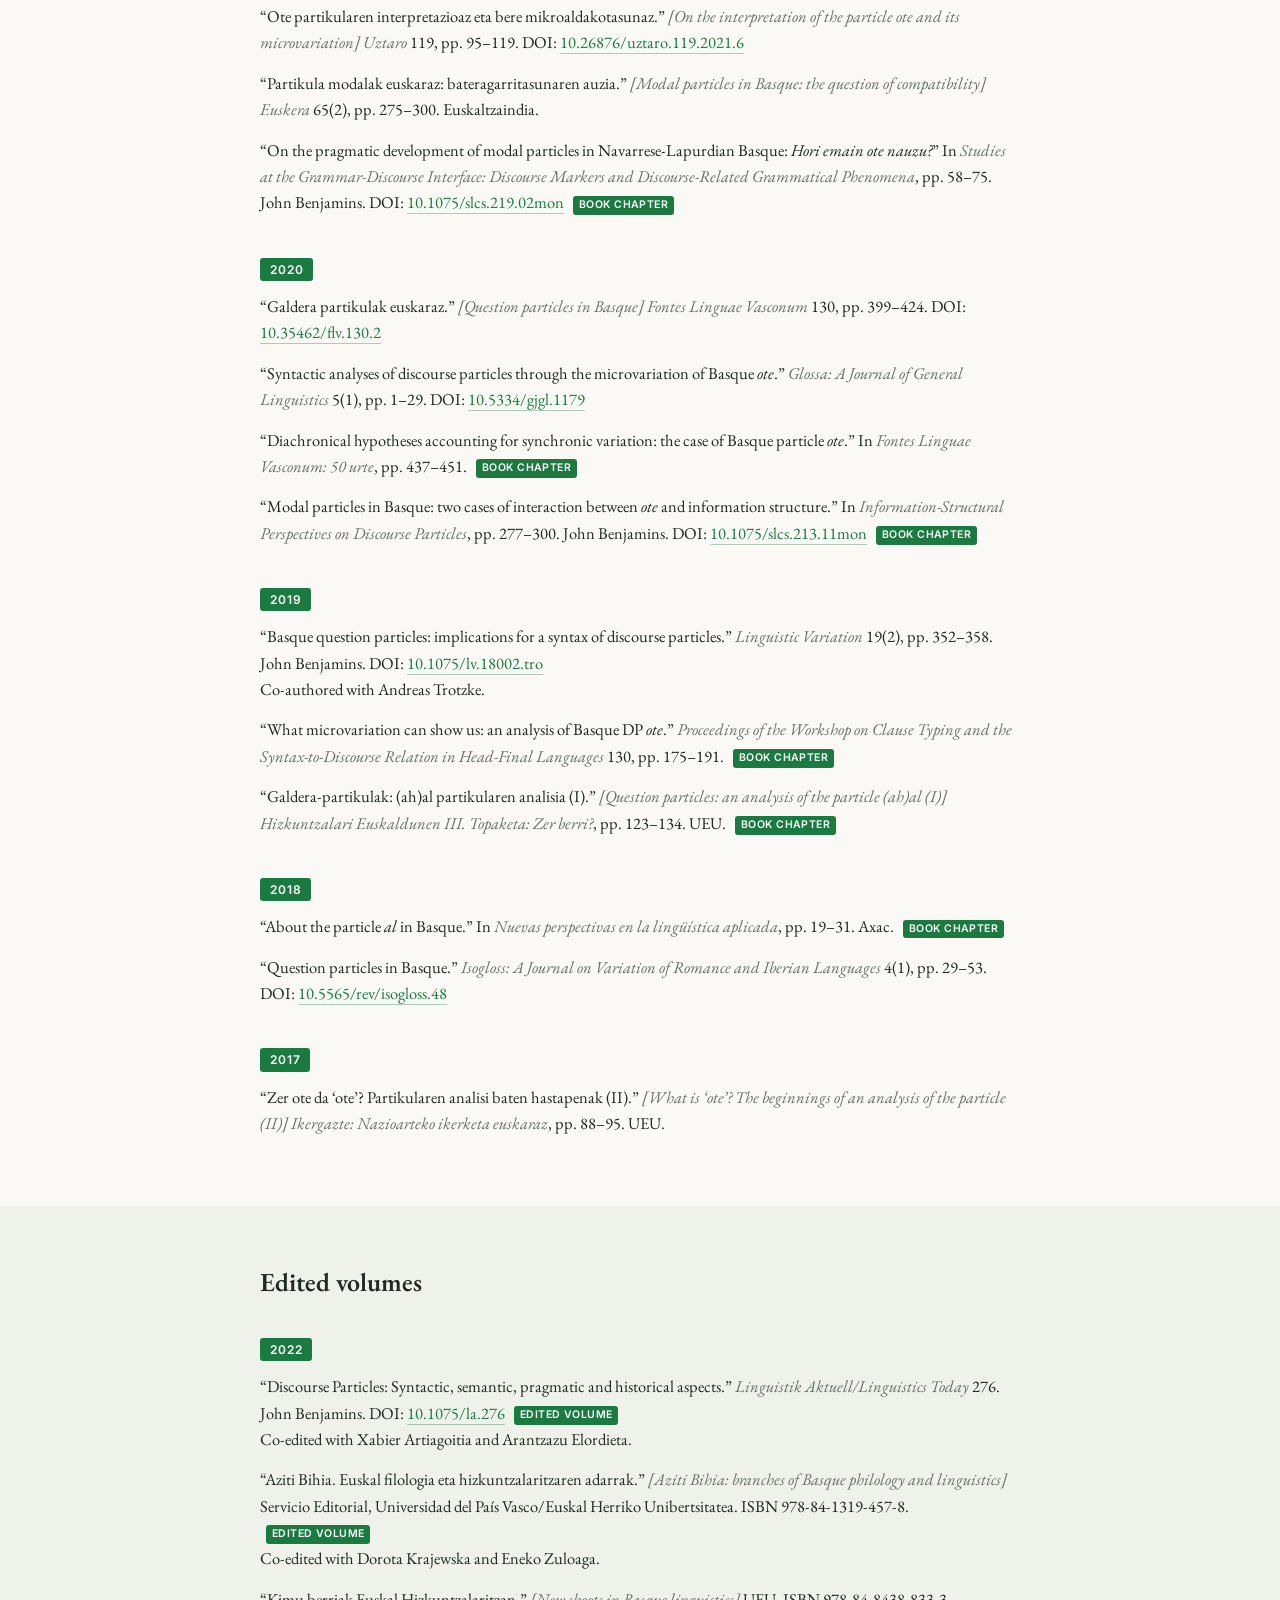
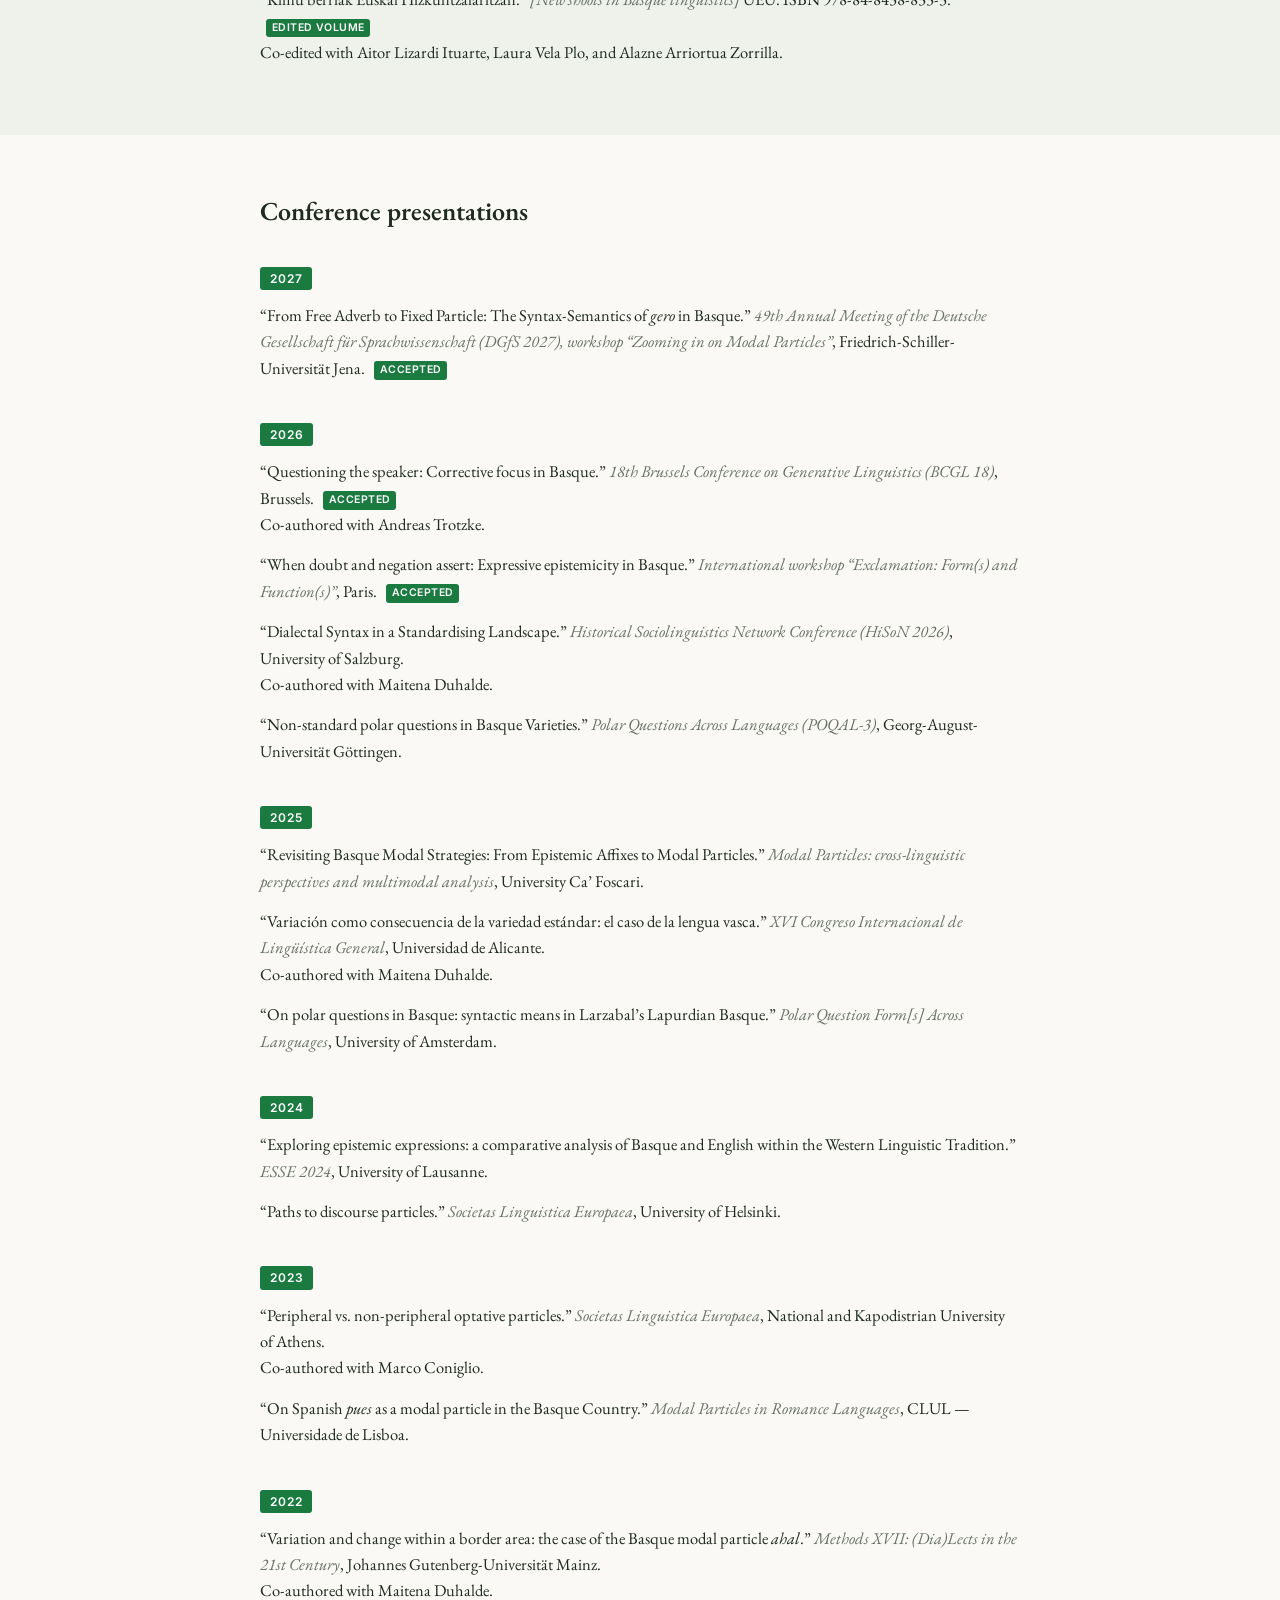
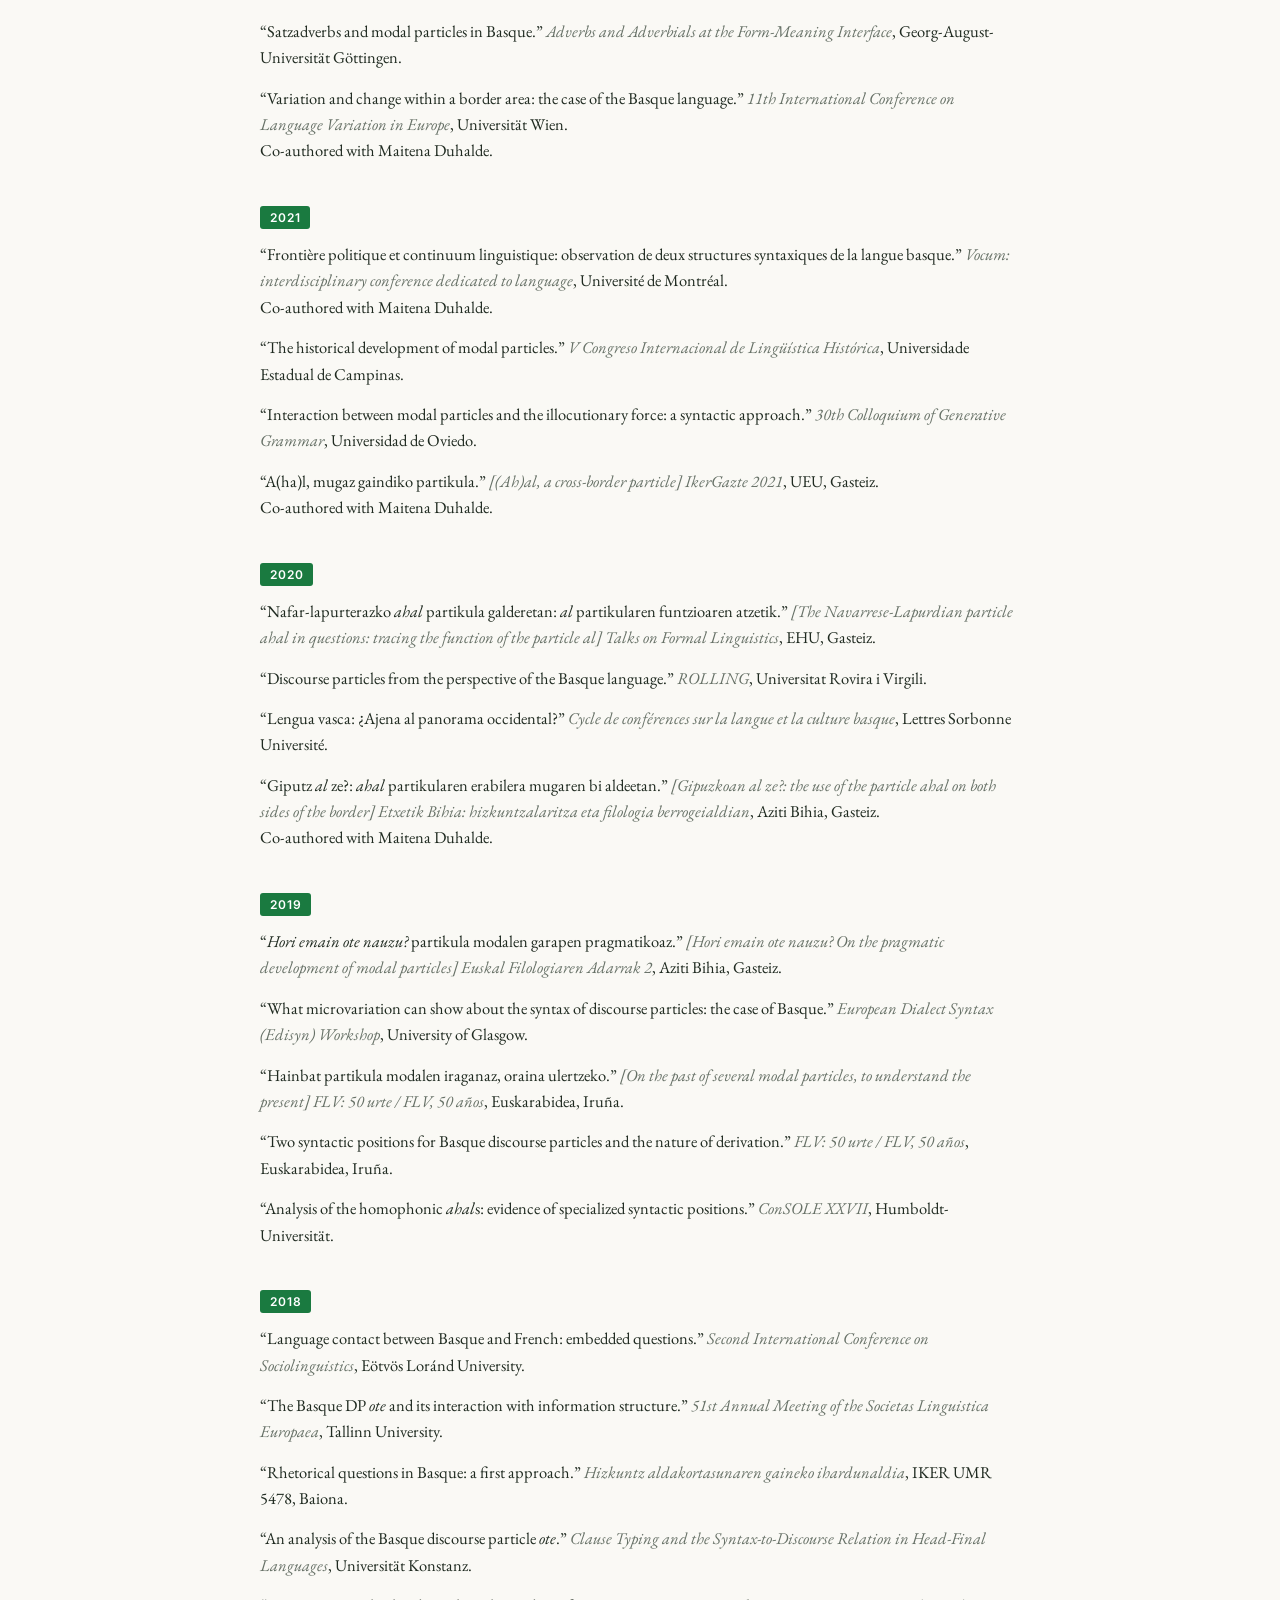
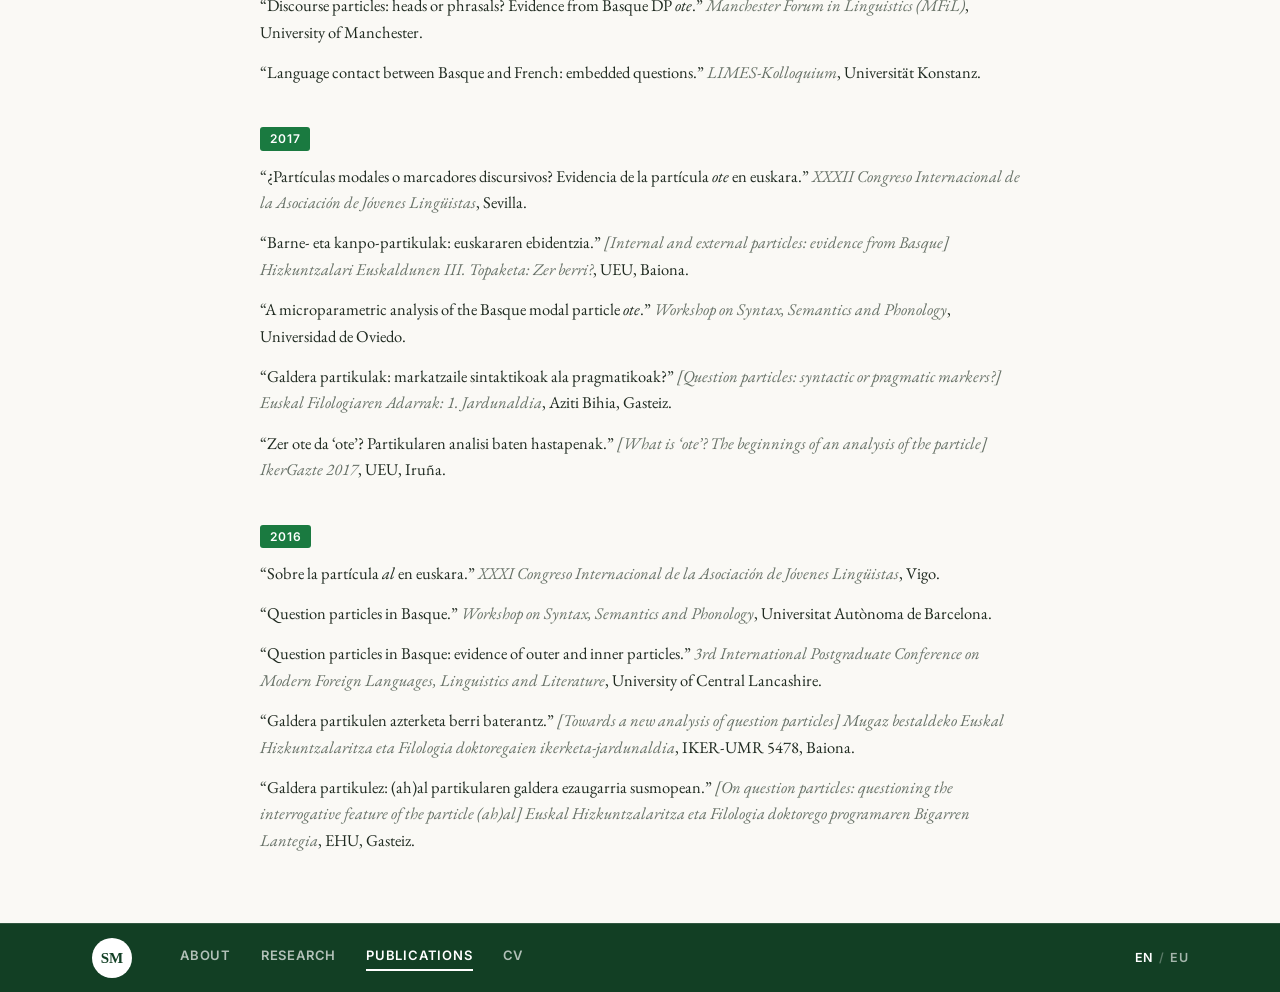
<file: publications.html>
<!DOCTYPE html>
<html lang="en">
<head>
<meta charset="UTF-8">
<meta name="viewport" content="width=device-width, initial-scale=1.0">
<title>Publications — Sergio Monforte</title>
<meta name="description" content="Publications and conference presentations by Sergio Monforte on Basque syntax, discourse particles, questions, and modality.">
<link rel="canonical" href="https://sergiomonforte.github.io/publications.html">
<link rel="alternate" hreflang="en" href="https://sergiomonforte.github.io/publications.html">
<link rel="alternate" hreflang="eu" href="https://sergiomonforte.github.io/eu/publications.html">
<link rel="alternate" hreflang="x-default" href="https://sergiomonforte.github.io/publications.html">
<link rel="preconnect" href="https://fonts.googleapis.com">
<link href="https://fonts.googleapis.com/css2?family=EB+Garamond:ital,wght@0,400;0,600;1,400&family=Inter:wght@500;600;700&display=swap" rel="stylesheet">
<link rel="stylesheet" href="style.css">
</head>
<body>

<header class="topbar">
  <div class="bar-inner">
    <a href="index.html" class="brandmark">SM</a>
    <nav class="topnav">
      <a href="index.html">About</a>
      <a href="research.html">Research</a>
      <a href="publications.html" class="active">Publications</a>
      <a href="cv.html">CV</a>
    </nav>
    <div class="lang-switch"><a href="index.html" class="active">EN</a><span class="slash">/</span><a href="eu/publications.html">EU</a></div>
  </div>
</header>

<main>
  <section class="hero hero-simple">
    <div class="hero-inner">
      <div class="hero-text">
        <h1>Publications</h1>
        <span class="rule"></span>
      </div>
    </div>
  </section>

  <section class="section-wrap">
    <div class="section-inner narrow">
      <h2>Journal articles &amp; book chapters</h2>

      <ul class="pub-list">
        <li class="year-group">2026</li>
        <li>&ldquo;The development of modal particles and its implication in the syntax: the case of Basque <em>ahal</em>.&rdquo; <span class="venue">Journal of Historical Syntax</span>. DOI: <a href="https://doi.org/10.18148/hs/2026.v10i2.45" target="_blank" rel="noopener">10.18148/hs/2026.v10i2.45</a></li>
        <li>&ldquo;Sentence adverbs and modal particles in Basque.&rdquo; In <span class="venue">Adverbs and Particles at the Form-Meaning Interface</span>, pp. 100&ndash;115. John Benjamins. DOI: <a href="https://doi.org/10.1075/la.292.05mon" target="_blank" rel="noopener">10.1075/la.292.05mon</a> <span class="tag">book chapter</span></li>
        <li>&ldquo;Non-canonical questions in Larzabal&rsquo;s work (1950&ndash;1970): syntactic means in Basque.&rdquo; In <span class="venue">The Handbook of Non-Canonical Questions</span>. Oxford University Press. <span class="tag">book chapter</span> <span class="tag">forthcoming</span></li>
        <li>&ldquo;Sintaxi-kaiera. Euskararen analisi sintaktikoaren hastapenak.&rdquo; <span class="gloss">[Syntax workbook: an introduction to the syntactic analysis of Basque]</span> UEU / EHU. <span class="tag">textbook</span><br>Co-authored with Xabier Artiagoitia.</li>

        <li class="year-group">2025</li>
        <li>&ldquo;Bottom-up terminology work to complement top-down terminology planning.&rdquo; <span class="venue">Handbook of Terminology</span>, vol. 4, pp. 356&ndash;376. John Benjamins. DOI: <a href="https://doi.org/10.1075/hot.4.bot1" target="_blank" rel="noopener">10.1075/hot.4.bot1</a> <span class="tag">book chapter</span><br>Co-authored with Igone Zabala, Izaskun Aldezabal and María Jesús Aranzabe.</li>
        <li>&ldquo;Peripheral vs. non-peripheral optative particles.&rdquo; <span class="venue">Folia Linguistica</span> 59(2), pp. 351&ndash;367. De Gruyter. DOI: <a href="https://doi.org/10.1515/flin-2025-2006" target="_blank" rel="noopener">10.1515/flin-2025-2006</a><br>Co-authored with Marco Coniglio.</li>

        <li class="year-group">2024</li>
        <li>&ldquo;Euskarazko galderen analisi berri baterantz.&rdquo; <span class="gloss">[Towards a new analysis of Basque questions]</span> <span class="venue">Revista de Lenguas y Literaturas Catalana, Gallega y Vasca</span> 29, pp. 213&ndash;234. UNED. ISSN 1130-8508. DOI: <a href="https://doi.org/10.5944/rllcgv.vol.29.2024.43222" target="_blank" rel="noopener">10.5944/rllcgv.vol.29.2024.43222</a></li>

        <li class="year-group">2023</li>
        <li>&ldquo;Jarraitu aditzaren erregimen-aldaketa testu akademikoen argitan.&rdquo; <span class="gloss">[Changes in the government pattern of the verb jarraitu, in light of academic texts]</span> <span class="venue">Fontes Linguae Vasconum</span> 135, pp. 71&ndash;102. DOI: <a href="https://doi.org/10.35462/flv135.4" target="_blank" rel="noopener">10.35462/flv135.4</a></li>

        <li class="year-group">2022</li>
        <li>&ldquo;Merging new and old methodologies in fieldwork.&rdquo; <span class="venue">Linguistic Minorities in Europe</span>. De Gruyter Mouton. DOI: <a href="https://doi.org/10.1515/lme.16282095" target="_blank" rel="noopener">10.1515/lme.16282095</a></li>

        <li class="year-group">2021</li>
        <li>&ldquo;A(ha)l, mugaz gaindiko partikula (IV).&rdquo; <span class="gloss">[(Ah)al, a cross-border particle (IV)]</span> <span class="venue">Ikergazte. Nazioarteko ikerketa euskaraz: giza zientziak eta artea</span>, pp. 27&ndash;34. UEU. <span class="tag">book chapter</span><br>Co-authored with Maitena Duhalde.</li>
        <li>&ldquo;Modalitate-markatzaileak: partikula modalak ote dira euskarazko partikula modalak?&rdquo; <span class="gloss">[Modality markers: are Basque modal particles really modal particles?]</span> <span class="venue">Fontes Linguae Vasconum</span> 132, pp. 515&ndash;542. DOI: <a href="https://doi.org/10.35462/flv132.9" target="_blank" rel="noopener">10.35462/flv132.9</a></li>
        <li>&ldquo;Ote partikularen interpretazioaz eta bere mikroaldakotasunaz.&rdquo; <span class="gloss">[On the interpretation of the particle ote and its microvariation]</span> <span class="venue">Uztaro</span> 119, pp. 95&ndash;119. DOI: <a href="https://doi.org/10.26876/uztaro.119.2021.6" target="_blank" rel="noopener">10.26876/uztaro.119.2021.6</a></li>
        <li>&ldquo;Partikula modalak euskaraz: bateragarritasunaren auzia.&rdquo; <span class="gloss">[Modal particles in Basque: the question of compatibility]</span> <span class="venue">Euskera</span> 65(2), pp. 275&ndash;300. Euskaltzaindia.</li>
        <li>&ldquo;On the pragmatic development of modal particles in Navarrese-Lapurdian Basque: <em>Hori emain ote nauzu?</em>&rdquo; In <span class="venue">Studies at the Grammar-Discourse Interface: Discourse Markers and Discourse-Related Grammatical Phenomena</span>, pp. 58&ndash;75. John Benjamins. DOI: <a href="https://doi.org/10.1075/slcs.219.02mon" target="_blank" rel="noopener">10.1075/slcs.219.02mon</a> <span class="tag">book chapter</span></li>

        <li class="year-group">2020</li>
        <li>&ldquo;Galdera partikulak euskaraz.&rdquo; <span class="gloss">[Question particles in Basque]</span> <span class="venue">Fontes Linguae Vasconum</span> 130, pp. 399&ndash;424. DOI: <a href="https://doi.org/10.35462/flv.130.2" target="_blank" rel="noopener">10.35462/flv.130.2</a></li>
        <li>&ldquo;Syntactic analyses of discourse particles through the microvariation of Basque <em>ote</em>.&rdquo; <span class="venue">Glossa: A Journal of General Linguistics</span> 5(1), pp. 1&ndash;29. DOI: <a href="https://doi.org/10.5334/gjgl.1179" target="_blank" rel="noopener">10.5334/gjgl.1179</a></li>
        <li>&ldquo;Diachronical hypotheses accounting for synchronic variation: the case of Basque particle <em>ote</em>.&rdquo; In <span class="venue">Fontes Linguae Vasconum: 50 urte</span>, pp. 437&ndash;451. <span class="tag">book chapter</span></li>
        <li>&ldquo;Modal particles in Basque: two cases of interaction between <em>ote</em> and information structure.&rdquo; In <span class="venue">Information-Structural Perspectives on Discourse Particles</span>, pp. 277&ndash;300. John Benjamins. DOI: <a href="https://doi.org/10.1075/slcs.213.11mon" target="_blank" rel="noopener">10.1075/slcs.213.11mon</a> <span class="tag">book chapter</span></li>

        <li class="year-group">2019</li>
        <li>&ldquo;Basque question particles: implications for a syntax of discourse particles.&rdquo; <span class="venue">Linguistic Variation</span> 19(2), pp. 352&ndash;358. John Benjamins. DOI: <a href="https://doi.org/10.1075/lv.18002.tro" target="_blank" rel="noopener">10.1075/lv.18002.tro</a><br>Co-authored with Andreas Trotzke.</li>
        <li>&ldquo;What microvariation can show us: an analysis of Basque DP <em>ote</em>.&rdquo; <span class="venue">Proceedings of the Workshop on Clause Typing and the Syntax-to-Discourse Relation in Head-Final Languages</span> 130, pp. 175&ndash;191. <span class="tag">book chapter</span></li>
        <li>&ldquo;Galdera-partikulak: (ah)al partikularen analisia (I).&rdquo; <span class="gloss">[Question particles: an analysis of the particle (ah)al (I)]</span> <span class="venue">Hizkuntzalari Euskaldunen III. Topaketa: Zer berri?</span>, pp. 123&ndash;134. UEU. <span class="tag">book chapter</span></li>

        <li class="year-group">2018</li>
        <li>&ldquo;About the particle <em>al</em> in Basque.&rdquo; In <span class="venue">Nuevas perspectivas en la lingüística aplicada</span>, pp. 19&ndash;31. Axac. <span class="tag">book chapter</span></li>
        <li>&ldquo;Question particles in Basque.&rdquo; <span class="venue">Isogloss: A Journal on Variation of Romance and Iberian Languages</span> 4(1), pp. 29&ndash;53. DOI: <a href="https://doi.org/10.5565/rev/isogloss.48" target="_blank" rel="noopener">10.5565/rev/isogloss.48</a></li>

        <li class="year-group">2017</li>
        <li>&ldquo;Zer ote da &lsquo;ote&rsquo;? Partikularen analisi baten hastapenak (II).&rdquo; <span class="gloss">[What is ‘ote’? The beginnings of an analysis of the particle (II)]</span> <span class="venue">Ikergazte: Nazioarteko ikerketa euskaraz</span>, pp. 88&ndash;95. UEU.</li>
      </ul>
    </div>
  </section>

  <section class="section-wrap band">
    <div class="section-inner narrow">
      <h2>Edited volumes</h2>

      <ul class="pub-list">
        <li class="year-group">2022</li>
        <li>&ldquo;Discourse Particles: Syntactic, semantic, pragmatic and historical aspects.&rdquo; <span class="venue">Linguistik Aktuell/Linguistics Today</span> 276. John Benjamins. DOI: <a href="https://doi.org/10.1075/la.276" target="_blank" rel="noopener">10.1075/la.276</a> <span class="tag">edited volume</span><br>Co-edited with Xabier Artiagoitia and Arantzazu Elordieta.</li>
        <li>&ldquo;Aziti Bihia. Euskal filologia eta hizkuntzalaritzaren adarrak.&rdquo; <span class="gloss">[Aziti Bihia: branches of Basque philology and linguistics]</span> Servicio Editorial, Universidad del País Vasco/Euskal Herriko Unibertsitatea. ISBN 978-84-1319-457-8. <span class="tag">edited volume</span><br>Co-edited with Dorota Krajewska and Eneko Zuloaga.</li>
        <li>&ldquo;Kimu berriak Euskal Hizkuntzalaritzan.&rdquo; <span class="gloss">[New shoots in Basque linguistics]</span> UEU. ISBN 978-84-8438-833-3. <span class="tag">edited volume</span><br>Co-edited with Aitor Lizardi Ituarte, Laura Vela Plo, and Alazne Arriortua Zorrilla.</li>
      </ul>
    </div>
  </section>

  <section class="section-wrap">
    <div class="section-inner narrow">
      <h2>Conference presentations</h2>
      <ul class="talk-list">

        <li class="year-group">2027</li>
        <li>&ldquo;From Free Adverb to Fixed Particle: The Syntax-Semantics of <em>gero</em> in Basque.&rdquo; <span class="venue">49th Annual Meeting of the Deutsche Gesellschaft f&uuml;r Sprachwissenschaft (DGfS 2027), workshop &ldquo;Zooming in on Modal Particles&rdquo;</span>, Friedrich-Schiller-Universit&auml;t Jena. <span class="tag">accepted</span></li>

        <li class="year-group">2026</li>
        <li>&ldquo;Questioning the speaker: Corrective focus in Basque.&rdquo; <span class="venue">18th Brussels Conference on Generative Linguistics (BCGL 18)</span>, Brussels. <span class="tag">accepted</span><br>Co-authored with Andreas Trotzke.</li>
        <li>&ldquo;When doubt and negation assert: Expressive epistemicity in Basque.&rdquo; <span class="venue">International workshop &ldquo;Exclamation: Form(s) and Function(s)&rdquo;</span>, Paris. <span class="tag">accepted</span></li>
        <li>&ldquo;Dialectal Syntax in a Standardising Landscape.&rdquo; <span class="venue">Historical Sociolinguistics Network Conference (HiSoN 2026)</span>, University of Salzburg.<br>Co-authored with Maitena Duhalde.</li>
        <li>&ldquo;Non-standard polar questions in Basque Varieties.&rdquo; <span class="venue">Polar Questions Across Languages (POQAL-3)</span>, Georg-August-Universität Göttingen.</li>

        <li class="year-group">2025</li>
        <li>&ldquo;Revisiting Basque Modal Strategies: From Epistemic Affixes to Modal Particles.&rdquo; <span class="venue">Modal Particles: cross-linguistic perspectives and multimodal analysis</span>, University Ca&rsquo; Foscari.</li>
        <li>&ldquo;Variación como consecuencia de la variedad estándar: el caso de la lengua vasca.&rdquo; <span class="venue">XVI Congreso Internacional de Lingüística General</span>, Universidad de Alicante.<br>Co-authored with Maitena Duhalde.</li>
        <li>&ldquo;On polar questions in Basque: syntactic means in Larzabal&rsquo;s Lapurdian Basque.&rdquo; <span class="venue">Polar Question Form[s] Across Languages</span>, University of Amsterdam.</li>

        <li class="year-group">2024</li>
        <li>&ldquo;Exploring epistemic expressions: a comparative analysis of Basque and English within the Western Linguistic Tradition.&rdquo; <span class="venue">ESSE 2024</span>, University of Lausanne.</li>
        <li>&ldquo;Paths to discourse particles.&rdquo; <span class="venue">Societas Linguistica Europaea</span>, University of Helsinki.</li>

        <li class="year-group">2023</li>
        <li>&ldquo;Peripheral vs. non-peripheral optative particles.&rdquo; <span class="venue">Societas Linguistica Europaea</span>, National and Kapodistrian University of Athens.<br>Co-authored with Marco Coniglio.</li>
        <li>&ldquo;On Spanish <em>pues</em> as a modal particle in the Basque Country.&rdquo; <span class="venue">Modal Particles in Romance Languages</span>, CLUL &mdash; Universidade de Lisboa.</li>

        <li class="year-group">2022</li>
        <li>&ldquo;Variation and change within a border area: the case of the Basque modal particle <em>ahal</em>.&rdquo; <span class="venue">Methods XVII: (Dia)Lects in the 21st Century</span>, Johannes Gutenberg-Universität Mainz.<br>Co-authored with Maitena Duhalde.</li>
        <li>&ldquo;Satzadverbs and modal particles in Basque.&rdquo; <span class="venue">Adverbs and Adverbials at the Form-Meaning Interface</span>, Georg-August-Universität Göttingen.</li>
        <li>&ldquo;Variation and change within a border area: the case of the Basque language.&rdquo; <span class="venue">11th International Conference on Language Variation in Europe</span>, Universität Wien.<br>Co-authored with Maitena Duhalde.</li>

        <li class="year-group">2021</li>
        <li>&ldquo;Frontière politique et continuum linguistique: observation de deux structures syntaxiques de la langue basque.&rdquo; <span class="venue">Vocum: interdisciplinary conference dedicated to language</span>, Université de Montréal.<br>Co-authored with Maitena Duhalde.</li>
        <li>&ldquo;The historical development of modal particles.&rdquo; <span class="venue">V Congreso Internacional de Lingüística Histórica</span>, Universidade Estadual de Campinas.</li>
        <li>&ldquo;Interaction between modal particles and the illocutionary force: a syntactic approach.&rdquo; <span class="venue">30th Colloquium of Generative Grammar</span>, Universidad de Oviedo.</li>
        <li>&ldquo;A(ha)l, mugaz gaindiko partikula.&rdquo; <span class="gloss">[(Ah)al, a cross-border particle]</span> <span class="venue">IkerGazte 2021</span>, UEU, Gasteiz.<br>Co-authored with Maitena Duhalde.</li>

        <li class="year-group">2020</li>
        <li>&ldquo;Nafar-lapurterazko <em>ahal</em> partikula galderetan: <em>al</em> partikularen funtzioaren atzetik.&rdquo; <span class="gloss">[The Navarrese-Lapurdian particle ahal in questions: tracing the function of the particle al]</span> <span class="venue">Talks on Formal Linguistics</span>, EHU, Gasteiz.</li>
        <li>&ldquo;Discourse particles from the perspective of the Basque language.&rdquo; <span class="venue">ROLLING</span>, Universitat Rovira i Virgili.</li>
        <li>&ldquo;Lengua vasca: ¿Ajena al panorama occidental?&rdquo; <span class="venue">Cycle de conférences sur la langue et la culture basque</span>, Lettres Sorbonne Université.</li>
        <li>&ldquo;Giputz <em>al</em> ze?: <em>ahal</em> partikularen erabilera mugaren bi aldeetan.&rdquo; <span class="gloss">[Gipuzkoan al ze?: the use of the particle ahal on both sides of the border]</span> <span class="venue">Etxetik Bihia: hizkuntzalaritza eta filologia berrogeialdian</span>, Aziti Bihia, Gasteiz.<br>Co-authored with Maitena Duhalde.</li>

        <li class="year-group">2019</li>
        <li>&ldquo;<em>Hori emain ote nauzu?</em> partikula modalen garapen pragmatikoaz.&rdquo; <span class="gloss">[Hori emain ote nauzu? On the pragmatic development of modal particles]</span> <span class="venue">Euskal Filologiaren Adarrak 2</span>, Aziti Bihia, Gasteiz.</li>
        <li>&ldquo;What microvariation can show about the syntax of discourse particles: the case of Basque.&rdquo; <span class="venue">European Dialect Syntax (Edisyn) Workshop</span>, University of Glasgow.</li>
        <li>&ldquo;Hainbat partikula modalen iraganaz, oraina ulertzeko.&rdquo; <span class="gloss">[On the past of several modal particles, to understand the present]</span> <span class="venue">FLV: 50 urte / FLV, 50 años</span>, Euskarabidea, Iruña.</li>
        <li>&ldquo;Two syntactic positions for Basque discourse particles and the nature of derivation.&rdquo; <span class="venue">FLV: 50 urte / FLV, 50 años</span>, Euskarabidea, Iruña.</li>
        <li>&ldquo;Analysis of the homophonic <em>ahal</em>s: evidence of specialized syntactic positions.&rdquo; <span class="venue">ConSOLE XXVII</span>, Humboldt-Universität.</li>

        <li class="year-group">2018</li>
        <li>&ldquo;Language contact between Basque and French: embedded questions.&rdquo; <span class="venue">Second International Conference on Sociolinguistics</span>, Eötvös Loránd University.</li>
        <li>&ldquo;The Basque DP <em>ote</em> and its interaction with information structure.&rdquo; <span class="venue">51st Annual Meeting of the Societas Linguistica Europaea</span>, Tallinn University.</li>
        <li>&ldquo;Rhetorical questions in Basque: a first approach.&rdquo; <span class="venue">Hizkuntz aldakortasunaren gaineko ihardunaldia</span>, IKER UMR 5478, Baiona.</li>
        <li>&ldquo;An analysis of the Basque discourse particle <em>ote</em>.&rdquo; <span class="venue">Clause Typing and the Syntax-to-Discourse Relation in Head-Final Languages</span>, Universität Konstanz.</li>
        <li>&ldquo;Discourse particles: heads or phrasals? Evidence from Basque DP <em>ote</em>.&rdquo; <span class="venue">Manchester Forum in Linguistics (MFiL)</span>, University of Manchester.</li>
        <li>&ldquo;Language contact between Basque and French: embedded questions.&rdquo; <span class="venue">LIMES-Kolloquium</span>, Universität Konstanz.</li>

        <li class="year-group">2017</li>
        <li>&ldquo;¿Partículas modales o marcadores discursivos? Evidencia de la partícula <em>ote</em> en euskara.&rdquo; <span class="venue">XXXII Congreso Internacional de la Asociación de Jóvenes Lingüistas</span>, Sevilla.</li>
        <li>&ldquo;Barne- eta kanpo-partikulak: euskararen ebidentzia.&rdquo; <span class="gloss">[Internal and external particles: evidence from Basque]</span> <span class="venue">Hizkuntzalari Euskaldunen III. Topaketa: Zer berri?</span>, UEU, Baiona.</li>
        <li>&ldquo;A microparametric analysis of the Basque modal particle <em>ote</em>.&rdquo; <span class="venue">Workshop on Syntax, Semantics and Phonology</span>, Universidad de Oviedo.</li>
        <li>&ldquo;Galdera partikulak: markatzaile sintaktikoak ala pragmatikoak?&rdquo; <span class="gloss">[Question particles: syntactic or pragmatic markers?]</span> <span class="venue">Euskal Filologiaren Adarrak: 1. Jardunaldia</span>, Aziti Bihia, Gasteiz.</li>
        <li>&ldquo;Zer ote da &lsquo;ote&rsquo;? Partikularen analisi baten hastapenak.&rdquo; <span class="gloss">[What is ‘ote’? The beginnings of an analysis of the particle]</span> <span class="venue">IkerGazte 2017</span>, UEU, Iruña.</li>

        <li class="year-group">2016</li>
        <li>&ldquo;Sobre la partícula <em>al</em> en euskara.&rdquo; <span class="venue">XXXI Congreso Internacional de la Asociación de Jóvenes Lingüistas</span>, Vigo.</li>
        <li>&ldquo;Question particles in Basque.&rdquo; <span class="venue">Workshop on Syntax, Semantics and Phonology</span>, Universitat Autònoma de Barcelona.</li>
        <li>&ldquo;Question particles in Basque: evidence of outer and inner particles.&rdquo; <span class="venue">3rd International Postgraduate Conference on Modern Foreign Languages, Linguistics and Literature</span>, University of Central Lancashire.</li>
        <li>&ldquo;Galdera partikulen azterketa berri baterantz.&rdquo; <span class="gloss">[Towards a new analysis of question particles]</span> <span class="venue">Mugaz bestaldeko Euskal Hizkuntzalaritza eta Filologia doktoregaien ikerketa-jardunaldia</span>, IKER-UMR 5478, Baiona.</li>
        <li>&ldquo;Galdera partikulez: (ah)al partikularen galdera ezaugarria susmopean.&rdquo; <span class="gloss">[On question particles: questioning the interrogative feature of the particle (ah)al]</span> <span class="venue">Euskal Hizkuntzalaritza eta Filologia doktorego programaren Bigarren Lantegia</span>, EHU, Gasteiz.</li>
      </ul>

    </div>
  </section>
</main>

<footer class="footerbar">
  <div class="bar-inner">
    <a href="index.html" class="brandmark">SM</a>
    <nav class="topnav">
      <a href="index.html">About</a>
      <a href="research.html">Research</a>
      <a href="publications.html" class="active">Publications</a>
      <a href="cv.html">CV</a>
    </nav>
    <div class="lang-switch"><a href="index.html" class="active">EN</a><span class="slash">/</span><a href="eu/publications.html">EU</a></div>
  </div>
</footer>

</body>
</html>
</file>
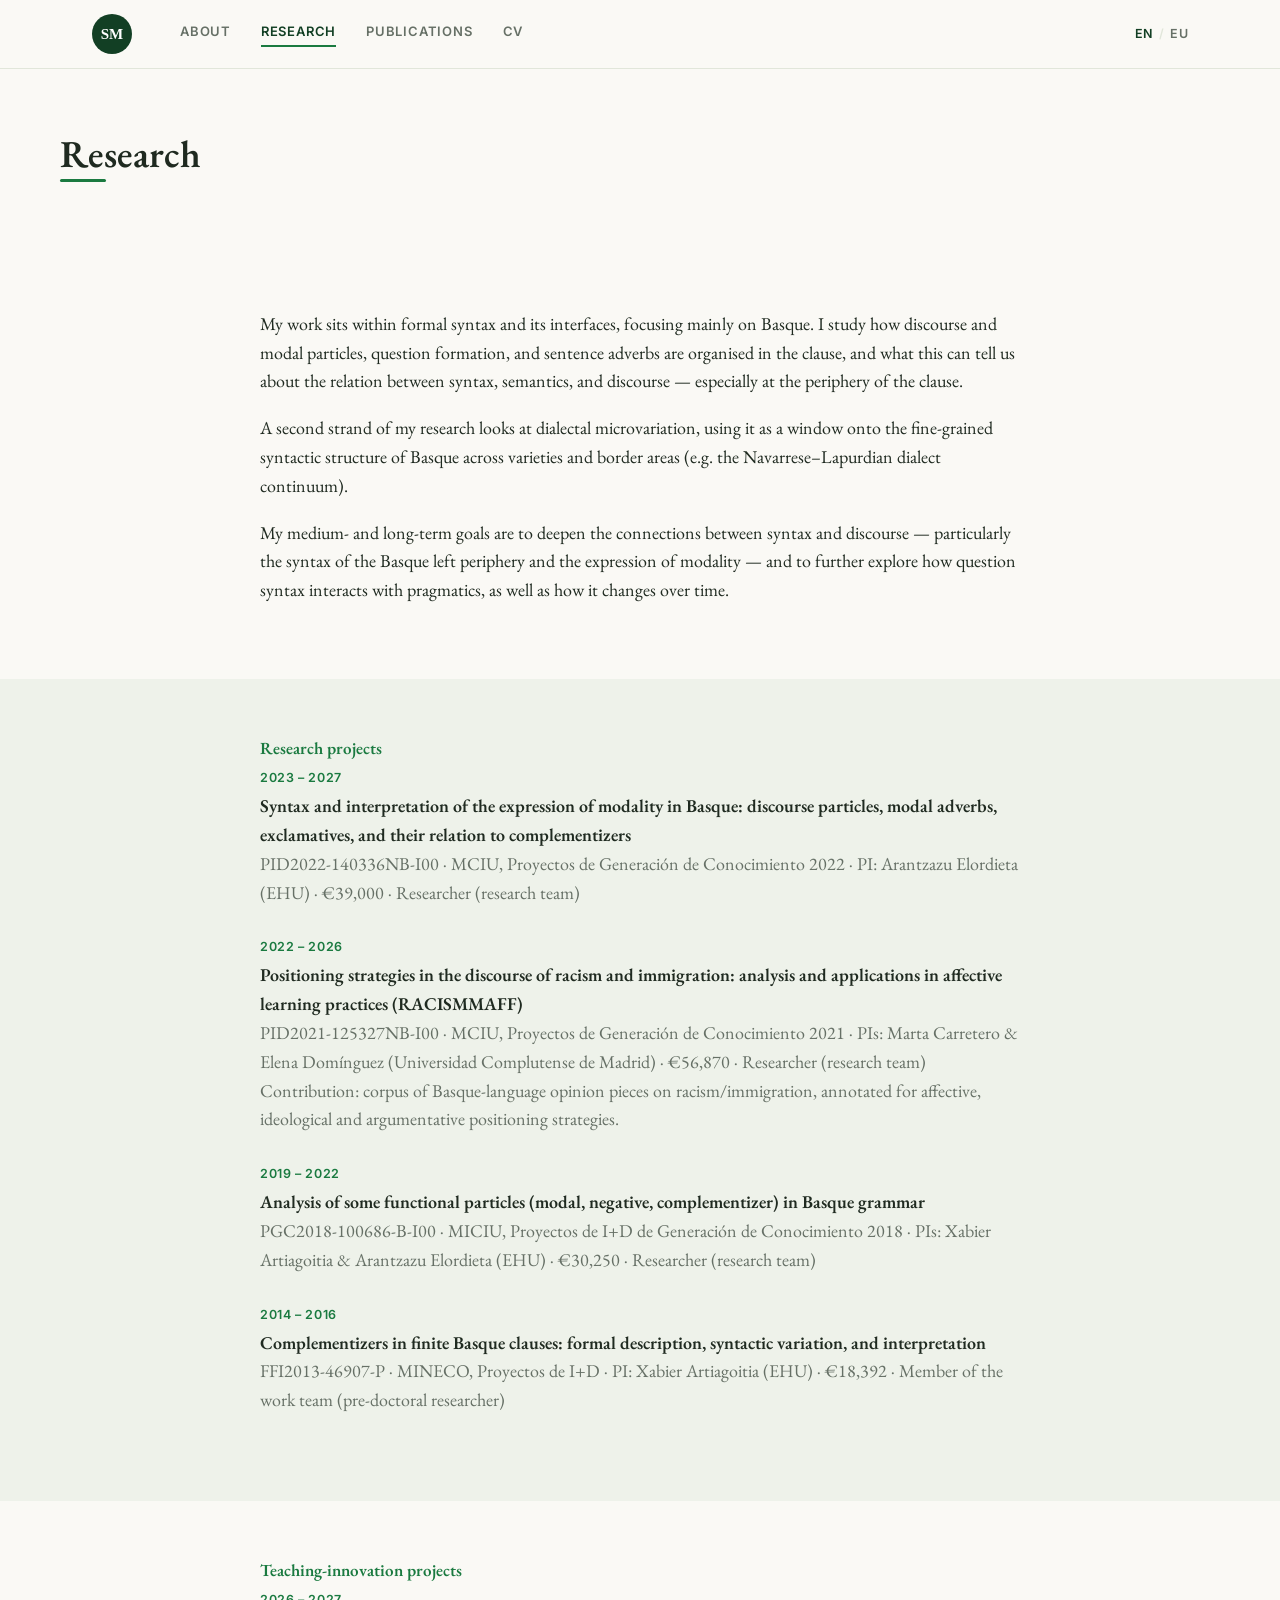
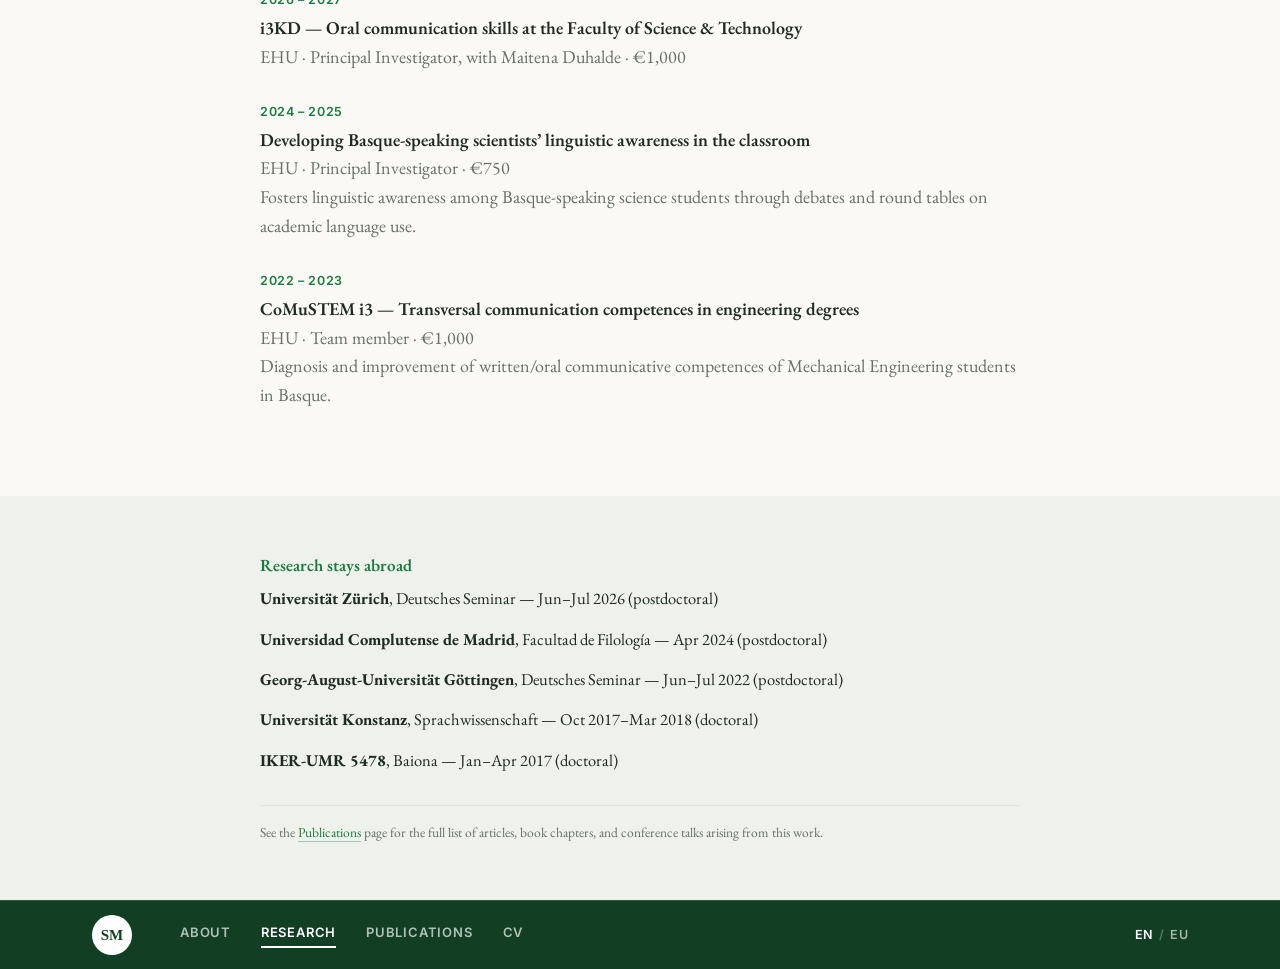
<file: research.html>
<!DOCTYPE html>
<html lang="en">
<head>
<meta charset="UTF-8">
<meta name="viewport" content="width=device-width, initial-scale=1.0">
<title>Research — Sergio Monforte</title>
<meta name="description" content="Sergio Monforte&rsquo;s research on Basque syntax: discourse and modal particles, question formation, and dialectal microvariation. University of the Basque Country (EHU).">
<link rel="canonical" href="https://sergiomonforte.github.io/research.html">
<link rel="alternate" hreflang="en" href="https://sergiomonforte.github.io/research.html">
<link rel="alternate" hreflang="eu" href="https://sergiomonforte.github.io/eu/research.html">
<link rel="alternate" hreflang="x-default" href="https://sergiomonforte.github.io/research.html">
<link rel="preconnect" href="https://fonts.googleapis.com">
<link href="https://fonts.googleapis.com/css2?family=EB+Garamond:ital,wght@0,400;0,600;1,400&family=Inter:wght@500;600;700&display=swap" rel="stylesheet">
<link rel="stylesheet" href="style.css">
</head>
<body>

<header class="topbar">
  <div class="bar-inner">
    <a href="index.html" class="brandmark">SM</a>
    <nav class="topnav">
      <a href="index.html">About</a>
      <a href="research.html" class="active">Research</a>
      <a href="publications.html">Publications</a>
      <a href="cv.html">CV</a>
    </nav>
    <div class="lang-switch"><a href="index.html" class="active">EN</a><span class="slash">/</span><a href="eu/research.html">EU</a></div>
  </div>
</header>

<main>
  <section class="hero hero-simple">
    <div class="hero-inner">
      <div class="hero-text">
        <h1>Research</h1>
        <span class="rule"></span>
      </div>
    </div>
  </section>

  <section class="section-wrap">
    <div class="section-inner narrow">
      <p>My work sits within formal syntax and its interfaces, focusing mainly on Basque. I study how discourse and modal particles, question formation, and sentence adverbs are organised in the clause, and what this can tell us about the relation between syntax, semantics, and discourse &mdash; especially at the periphery of the clause.</p>
      <p>A second strand of my research looks at dialectal microvariation, using it as a window onto the fine-grained syntactic structure of Basque across varieties and border areas (e.g. the Navarrese&ndash;Lapurdian dialect continuum).</p>
      <p>My medium- and long-term goals are to deepen the connections between syntax and discourse &mdash; particularly the syntax of the Basque left periphery and the expression of modality &mdash; and to further explore how question syntax interacts with pragmatics, as well as how it changes over time.</p>
    </div>
  </section>

  <section class="section-wrap band">
    <div class="section-inner narrow">
      <h3 style="margin-top:0;">Research projects</h3>

      <div class="cv-entry">
        <span class="dates">2023 &ndash; 2027</span>
        <span class="title">Syntax and interpretation of the expression of modality in Basque: discourse particles, modal adverbs, exclamatives, and their relation to complementizers</span><br>
        <span class="place">PID2022-140336NB-I00 &middot; MCIU, Proyectos de Generaci&oacute;n de Conocimiento 2022 &middot; PI: Arantzazu Elordieta (EHU) &middot; &euro;39,000 &middot; Researcher (research team)</span>
      </div>

      <div class="cv-entry">
        <span class="dates">2022 &ndash; 2026</span>
        <span class="title">Positioning strategies in the discourse of racism and immigration: analysis and applications in affective learning practices (RACISMMAFF)</span><br>
        <span class="place">PID2021-125327NB-I00 &middot; MCIU, Proyectos de Generaci&oacute;n de Conocimiento 2021 &middot; PIs: Marta Carretero &amp; Elena Dom&iacute;nguez (Universidad Complutense de Madrid) &middot; &euro;56,870 &middot; Researcher (research team)</span><br>
        <span class="place">Contribution: corpus of Basque-language opinion pieces on racism/immigration, annotated for affective, ideological and argumentative positioning strategies.</span>
      </div>

      <div class="cv-entry">
        <span class="dates">2019 &ndash; 2022</span>
        <span class="title">Analysis of some functional particles (modal, negative, complementizer) in Basque grammar</span><br>
        <span class="place">PGC2018-100686-B-I00 &middot; MICIU, Proyectos de I+D de Generaci&oacute;n de Conocimiento 2018 &middot; PIs: Xabier Artiagoitia &amp; Arantzazu Elordieta (EHU) &middot; &euro;30,250 &middot; Researcher (research team)</span>
      </div>

      <div class="cv-entry">
        <span class="dates">2014 &ndash; 2016</span>
        <span class="title">Complementizers in finite Basque clauses: formal description, syntactic variation, and interpretation</span><br>
        <span class="place">FFI2013-46907-P &middot; MINECO, Proyectos de I+D &middot; PI: Xabier Artiagoitia (EHU) &middot; &euro;18,392 &middot; Member of the work team (pre-doctoral researcher)</span>
      </div>
    </div>
  </section>

  <section class="section-wrap">
    <div class="section-inner narrow">
      <h3 style="margin-top:0;">Teaching-innovation projects</h3>

      <div class="cv-entry">
        <span class="dates">2026 &ndash; 2027</span>
        <span class="title">i3KD &mdash; Oral communication skills at the Faculty of Science &amp; Technology</span><br>
        <span class="place">EHU &middot; Principal Investigator, with Maitena Duhalde &middot; &euro;1,000</span>
      </div>

      <div class="cv-entry">
        <span class="dates">2024 &ndash; 2025</span>
        <span class="title">Developing Basque-speaking scientists&rsquo; linguistic awareness in the classroom</span><br>
        <span class="place">EHU &middot; Principal Investigator &middot; &euro;750</span><br>
        <span class="place">Fosters linguistic awareness among Basque-speaking science students through debates and round tables on academic language use.</span>
      </div>

      <div class="cv-entry">
        <span class="dates">2022 &ndash; 2023</span>
        <span class="title">CoMuSTEM i3 &mdash; Transversal communication competences in engineering degrees</span><br>
        <span class="place">EHU &middot; Team member &middot; &euro;1,000</span><br>
        <span class="place">Diagnosis and improvement of written/oral communicative competences of Mechanical Engineering students in Basque.</span>
      </div>
    </div>
  </section>

  <section class="section-wrap band">
    <div class="section-inner narrow">
      <h3 style="margin-top:0;">Research stays abroad</h3>
      <ul class="talk-list">
        <li><strong>Universität Zürich</strong>, Deutsches Seminar &mdash; Jun&ndash;Jul 2026 (postdoctoral)</li>
        <li><strong>Universidad Complutense de Madrid</strong>, Facultad de Filología &mdash; Apr 2024 (postdoctoral)</li>
        <li><strong>Georg-August-Universität Göttingen</strong>, Deutsches Seminar &mdash; Jun&ndash;Jul 2022 (postdoctoral)</li>
        <li><strong>Universität Konstanz</strong>, Sprachwissenschaft &mdash; Oct 2017&ndash;Mar 2018 (doctoral)</li>
        <li><strong>IKER-UMR 5478</strong>, Baiona &mdash; Jan&ndash;Apr 2017 (doctoral)</li>
      </ul>
      <footer class="note">
        See the <a href="publications.html">Publications</a> page for the full list of articles, book chapters, and conference talks arising from this work.
      </footer>
    </div>
  </section>
</main>

<footer class="footerbar">
  <div class="bar-inner">
    <a href="index.html" class="brandmark">SM</a>
    <nav class="topnav">
      <a href="index.html">About</a>
      <a href="research.html" class="active">Research</a>
      <a href="publications.html">Publications</a>
      <a href="cv.html">CV</a>
    </nav>
    <div class="lang-switch"><a href="index.html" class="active">EN</a><span class="slash">/</span><a href="eu/research.html">EU</a></div>
  </div>
</footer>

</body>
</html>
</file>
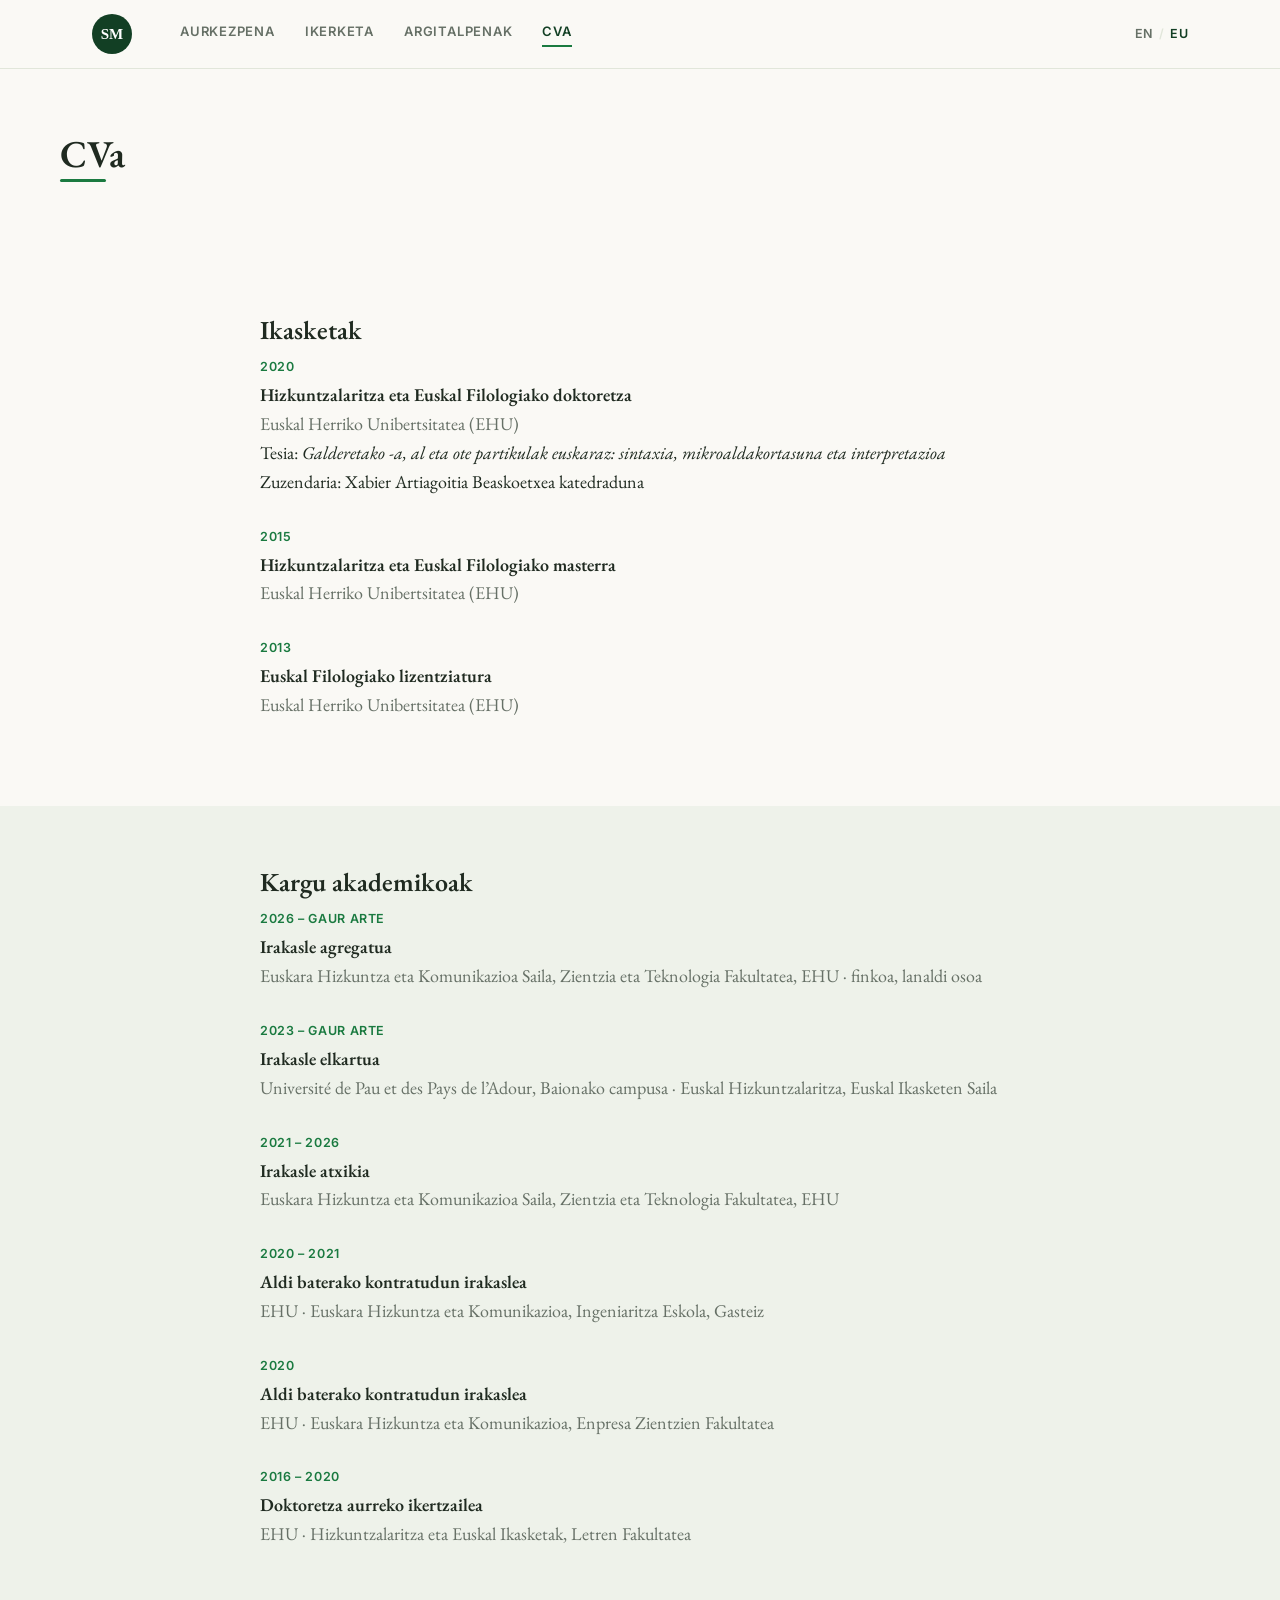
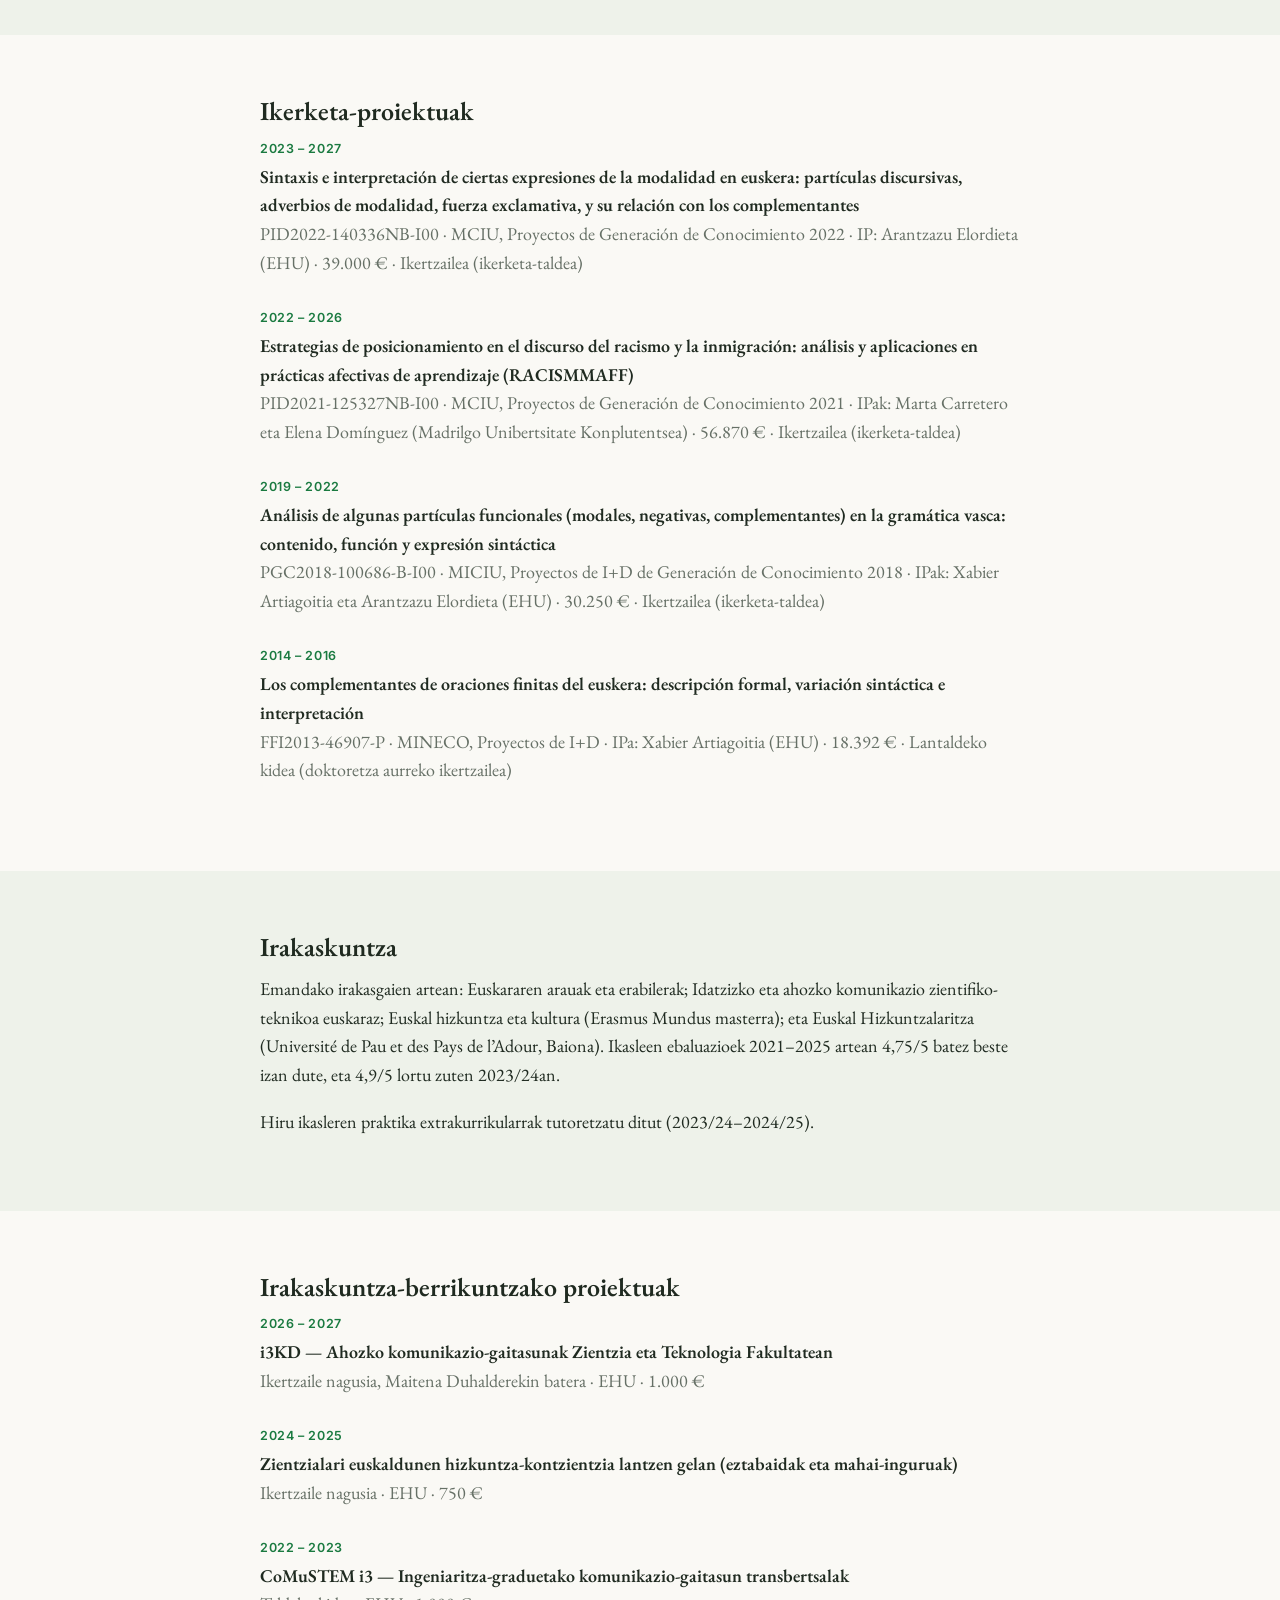
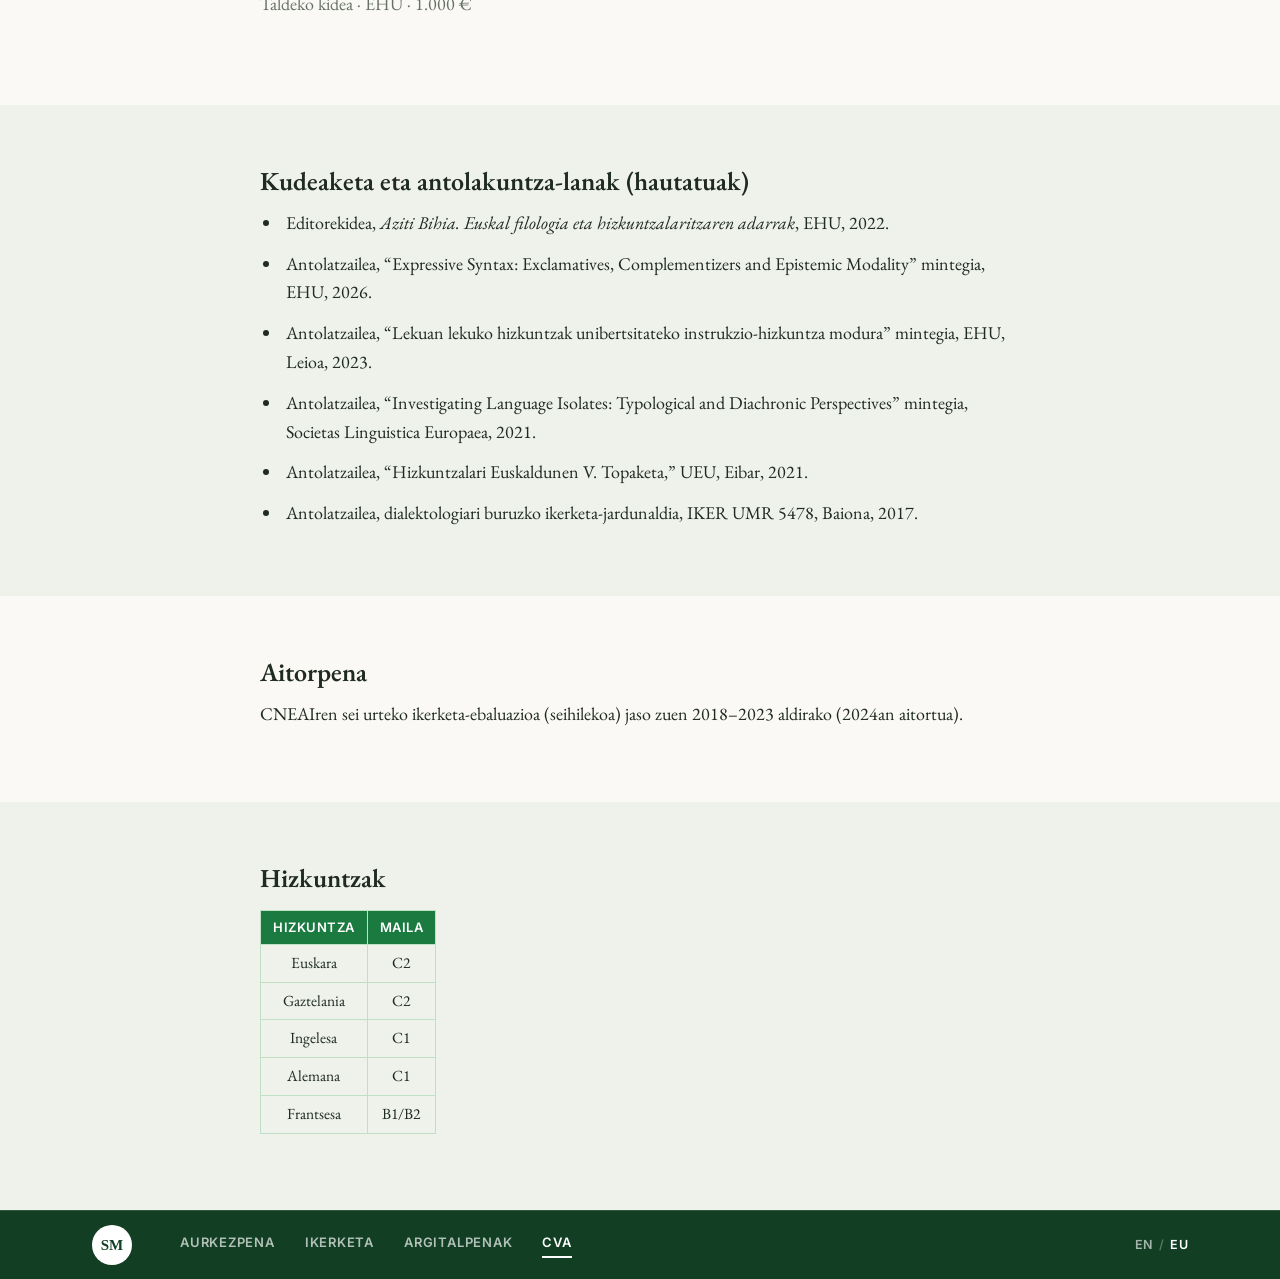
<file: eu/cv.html>
<!DOCTYPE html>
<html lang="eu">
<head>
<meta charset="UTF-8">
<meta name="viewport" content="width=device-width, initial-scale=1.0">
<title>CVa — Sergio Monforte</title>
<link rel="preconnect" href="https://fonts.googleapis.com">
<link href="https://fonts.googleapis.com/css2?family=EB+Garamond:ital,wght@0,400;0,600;1,400&family=Inter:wght@500;600;700&display=swap" rel="stylesheet">
<link rel="stylesheet" href="../style.css">
</head>
<body>

<header class="topbar">
  <div class="bar-inner">
    <a href="index.html" class="brandmark">SM</a>
    <nav class="topnav">
      <a href="index.html">Aurkezpena</a>
      <a href="research.html">Ikerketa</a>
      <a href="publications.html">Argitalpenak</a>
      <a href="cv.html" class="active">CVa</a>
    </nav>
    <div class="lang-switch"><a href="../cv.html">EN</a><span class="slash">/</span><a href="cv.html" class="active">EU</a></div>
  </div>
</header>

<main>
  <section class="hero hero-simple">
    <div class="hero-inner">
      <div class="hero-text">
        <h1>CVa</h1>
        <span class="rule"></span>
      </div>
    </div>
  </section>

  <section class="section-wrap">
    <div class="section-inner narrow">
      <h2>Ikasketak</h2>

      <div class="cv-entry">
        <span class="dates">2020</span>
        <span class="title">Hizkuntzalaritza eta Euskal Filologiako doktoretza</span><br>
        <span class="place">Euskal Herriko Unibertsitatea (EHU)</span><br>
        Tesia: <em>Galderetako -a, al eta ote partikulak euskaraz: sintaxia, mikroaldakortasuna eta interpretazioa</em><br>
        Zuzendaria: Xabier Artiagoitia Beaskoetxea katedraduna
      </div>

      <div class="cv-entry">
        <span class="dates">2015</span>
        <span class="title">Hizkuntzalaritza eta Euskal Filologiako masterra</span><br>
        <span class="place">Euskal Herriko Unibertsitatea (EHU)</span>
      </div>

      <div class="cv-entry">
        <span class="dates">2013</span>
        <span class="title">Euskal Filologiako lizentziatura</span><br>
        <span class="place">Euskal Herriko Unibertsitatea (EHU)</span>
      </div>
    </div>
  </section>

  <section class="section-wrap band">
    <div class="section-inner narrow">
      <h2>Kargu akademikoak</h2>

      <div class="cv-entry">
        <span class="dates">2026 &ndash; gaur arte</span>
        <span class="title">Irakasle agregatua</span><br>
        <span class="place">Euskara Hizkuntza eta Komunikazioa Saila, Zientzia eta Teknologia Fakultatea, EHU &middot; finkoa, lanaldi osoa</span>
      </div>

      <div class="cv-entry">
        <span class="dates">2023 &ndash; gaur arte</span>
        <span class="title">Irakasle elkartua</span><br>
        <span class="place">Université de Pau et des Pays de l&rsquo;Adour, Baionako campusa &middot; Euskal Hizkuntzalaritza, Euskal Ikasketen Saila</span>
      </div>

      <div class="cv-entry">
        <span class="dates">2021 &ndash; 2026</span>
        <span class="title">Irakasle atxikia</span><br>
        <span class="place">Euskara Hizkuntza eta Komunikazioa Saila, Zientzia eta Teknologia Fakultatea, EHU</span>
      </div>

      <div class="cv-entry">
        <span class="dates">2020 &ndash; 2021</span>
        <span class="title">Aldi baterako kontratudun irakaslea</span><br>
        <span class="place">EHU &middot; Euskara Hizkuntza eta Komunikazioa, Ingeniaritza Eskola, Gasteiz</span>
      </div>

      <div class="cv-entry">
        <span class="dates">2020</span>
        <span class="title">Aldi baterako kontratudun irakaslea</span><br>
        <span class="place">EHU &middot; Euskara Hizkuntza eta Komunikazioa, Enpresa Zientzien Fakultatea</span>
      </div>

      <div class="cv-entry">
        <span class="dates">2016 &ndash; 2020</span>
        <span class="title">Doktoretza aurreko ikertzailea</span><br>
        <span class="place">EHU &middot; Hizkuntzalaritza eta Euskal Ikasketak, Letren Fakultatea</span>
      </div>
    </div>
  </section>

  <section class="section-wrap">
    <div class="section-inner narrow">
      <h2>Ikerketa-proiektuak</h2>

      <div class="cv-entry">
        <span class="dates">2023 &ndash; 2027</span>
        <span class="title">Sintaxis e interpretaci&oacute;n de ciertas expresiones de la modalidad en euskera: part&iacute;culas discursivas, adverbios de modalidad, fuerza exclamativa, y su relaci&oacute;n con los complementantes</span><br>
        <span class="place">PID2022-140336NB-I00 &middot; MCIU, Proyectos de Generaci&oacute;n de Conocimiento 2022 &middot; IP: Arantzazu Elordieta (EHU) &middot; 39.000 &euro; &middot; Ikertzailea (ikerketa-taldea)</span>
      </div>

      <div class="cv-entry">
        <span class="dates">2022 &ndash; 2026</span>
        <span class="title">Estrategias de posicionamiento en el discurso del racismo y la inmigraci&oacute;n: an&aacute;lisis y aplicaciones en pr&aacute;cticas afectivas de aprendizaje (RACISMMAFF)</span><br>
        <span class="place">PID2021-125327NB-I00 &middot; MCIU, Proyectos de Generaci&oacute;n de Conocimiento 2021 &middot; IPak: Marta Carretero eta Elena Dom&iacute;nguez (Madrilgo Unibertsitate Konplutentsea) &middot; 56.870 &euro; &middot; Ikertzailea (ikerketa-taldea)</span>
      </div>

      <div class="cv-entry">
        <span class="dates">2019 &ndash; 2022</span>
        <span class="title">An&aacute;lisis de algunas part&iacute;culas funcionales (modales, negativas, complementantes) en la gram&aacute;tica vasca: contenido, funci&oacute;n y expresi&oacute;n sint&aacute;ctica</span><br>
        <span class="place">PGC2018-100686-B-I00 &middot; MICIU, Proyectos de I+D de Generaci&oacute;n de Conocimiento 2018 &middot; IPak: Xabier Artiagoitia eta Arantzazu Elordieta (EHU) &middot; 30.250 &euro; &middot; Ikertzailea (ikerketa-taldea)</span>
      </div>

      <div class="cv-entry">
        <span class="dates">2014 &ndash; 2016</span>
        <span class="title">Los complementantes de oraciones finitas del euskera: descripci&oacute;n formal, variaci&oacute;n sint&aacute;ctica e interpretaci&oacute;n</span><br>
        <span class="place">FFI2013-46907-P &middot; MINECO, Proyectos de I+D &middot; IPa: Xabier Artiagoitia (EHU) &middot; 18.392 &euro; &middot; Lantaldeko kidea (doktoretza aurreko ikertzailea)</span>
      </div>
    </div>
  </section>

  <section class="section-wrap band">
    <div class="section-inner narrow">
      <h2>Irakaskuntza</h2>
      <p>Emandako irakasgaien artean: Euskararen arauak eta erabilerak; Idatzizko eta ahozko komunikazio zientifiko-teknikoa euskaraz; Euskal hizkuntza eta kultura (Erasmus Mundus masterra); eta Euskal Hizkuntzalaritza (Université de Pau et des Pays de l&rsquo;Adour, Baiona). Ikasleen ebaluazioek 2021&ndash;2025 artean 4,75/5 batez beste izan dute, eta 4,9/5 lortu zuten 2023/24an.</p>
      <p>Hiru ikasleren praktika extrakurrikularrak tutoretzatu ditut (2023/24&ndash;2024/25).</p>
    </div>
  </section>

  <section class="section-wrap">
    <div class="section-inner narrow">
      <h2>Irakaskuntza-berrikuntzako proiektuak</h2>

      <div class="cv-entry">
        <span class="dates">2026 &ndash; 2027</span>
        <span class="title">i3KD &mdash; Ahozko komunikazio-gaitasunak Zientzia eta Teknologia Fakultatean</span><br>
        <span class="place">Ikertzaile nagusia, Maitena Duhalderekin batera &middot; EHU &middot; 1.000 &euro;</span>
      </div>

      <div class="cv-entry">
        <span class="dates">2024 &ndash; 2025</span>
        <span class="title">Zientzialari euskaldunen hizkuntza-kontzientzia lantzen gelan (eztabaidak eta mahai-inguruak)</span><br>
        <span class="place">Ikertzaile nagusia &middot; EHU &middot; 750 &euro;</span>
      </div>

      <div class="cv-entry">
        <span class="dates">2022 &ndash; 2023</span>
        <span class="title">CoMuSTEM i3 &mdash; Ingeniaritza-graduetako komunikazio-gaitasun transbertsalak</span><br>
        <span class="place">Taldeko kidea &middot; EHU &middot; 1.000 &euro;</span>
      </div>
    </div>
  </section>

  <section class="section-wrap band">
    <div class="section-inner narrow">
      <h2>Kudeaketa eta antolakuntza-lanak (hautatuak)</h2>
      <ul>
        <li>Editorekidea, <em>Aziti Bihia. Euskal filologia eta hizkuntzalaritzaren adarrak</em>, EHU, 2022.</li>
        <li>Antolatzailea, &ldquo;Expressive Syntax: Exclamatives, Complementizers and Epistemic Modality&rdquo; mintegia, EHU, 2026.</li>
        <li>Antolatzailea, &ldquo;Lekuan lekuko hizkuntzak unibertsitateko instrukzio-hizkuntza modura&rdquo; mintegia, EHU, Leioa, 2023.</li>
        <li>Antolatzailea, &ldquo;Investigating Language Isolates: Typological and Diachronic Perspectives&rdquo; mintegia, Societas Linguistica Europaea, 2021.</li>
        <li>Antolatzailea, &ldquo;Hizkuntzalari Euskaldunen V. Topaketa,&rdquo; UEU, Eibar, 2021.</li>
        <li>Antolatzailea, dialektologiari buruzko ikerketa-jardunaldia, IKER UMR 5478, Baiona, 2017.</li>
      </ul>
    </div>
  </section>

  <section class="section-wrap">
    <div class="section-inner narrow">
      <h2>Aitorpena</h2>
      <p>CNEAIren sei urteko ikerketa-ebaluazioa (seihilekoa) jaso zuen 2018&ndash;2023 aldirako (2024an aitortua).</p>
    </div>
  </section>

  <section class="section-wrap band">
    <div class="section-inner narrow">
      <h2>Hizkuntzak</h2>
      <table class="langs">
        <tr><th>Hizkuntza</th><th>Maila</th></tr>
        <tr><td>Euskara</td><td>C2</td></tr>
        <tr><td>Gaztelania</td><td>C2</td></tr>
        <tr><td>Ingelesa</td><td>C1</td></tr>
        <tr><td>Alemana</td><td>C1</td></tr>
        <tr><td>Frantsesa</td><td>B1/B2</td></tr>
      </table>
    </div>
  </section>
</main>

<footer class="footerbar">
  <div class="bar-inner">
    <a href="index.html" class="brandmark">SM</a>
    <nav class="topnav">
      <a href="index.html">Aurkezpena</a>
      <a href="research.html">Ikerketa</a>
      <a href="publications.html">Argitalpenak</a>
      <a href="cv.html" class="active">CVa</a>
    </nav>
    <div class="lang-switch"><a href="../cv.html">EN</a><span class="slash">/</span><a href="cv.html" class="active">EU</a></div>
  </div>
</footer>

</body>
</html>
</file>
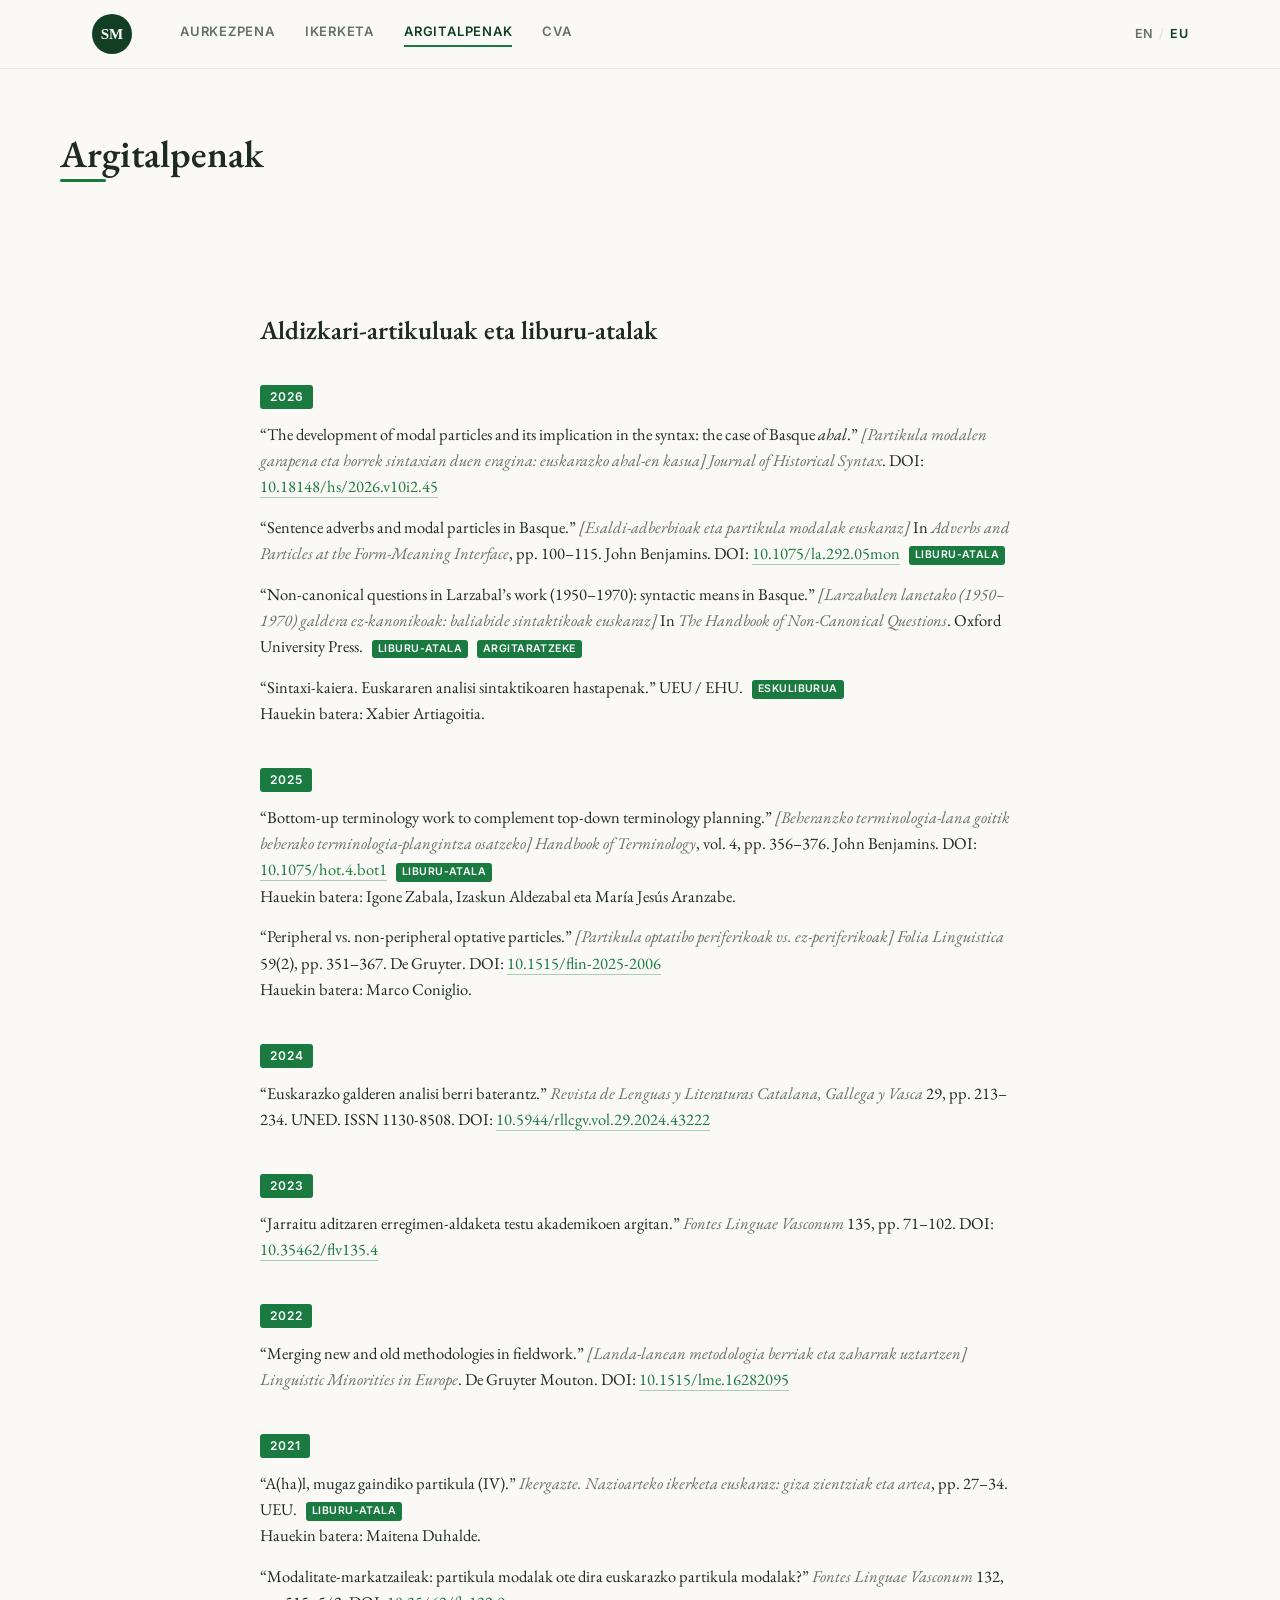
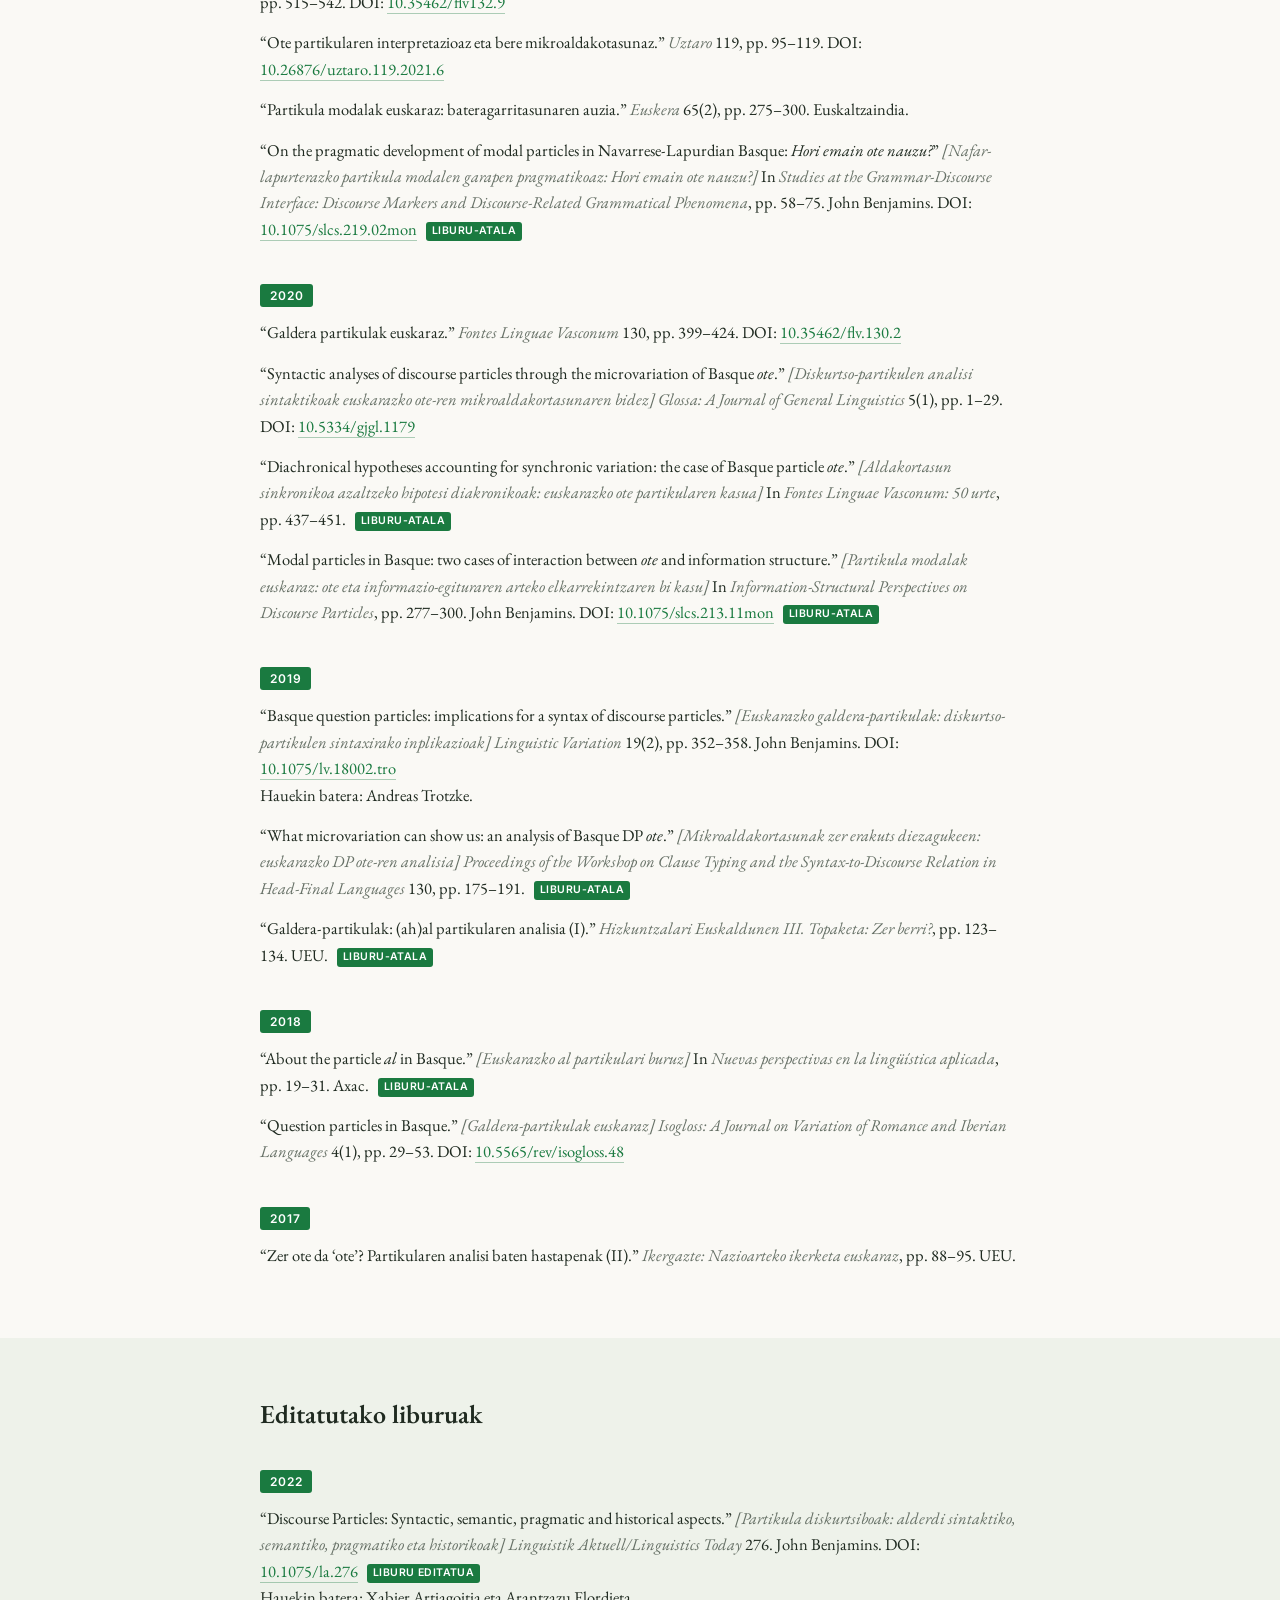
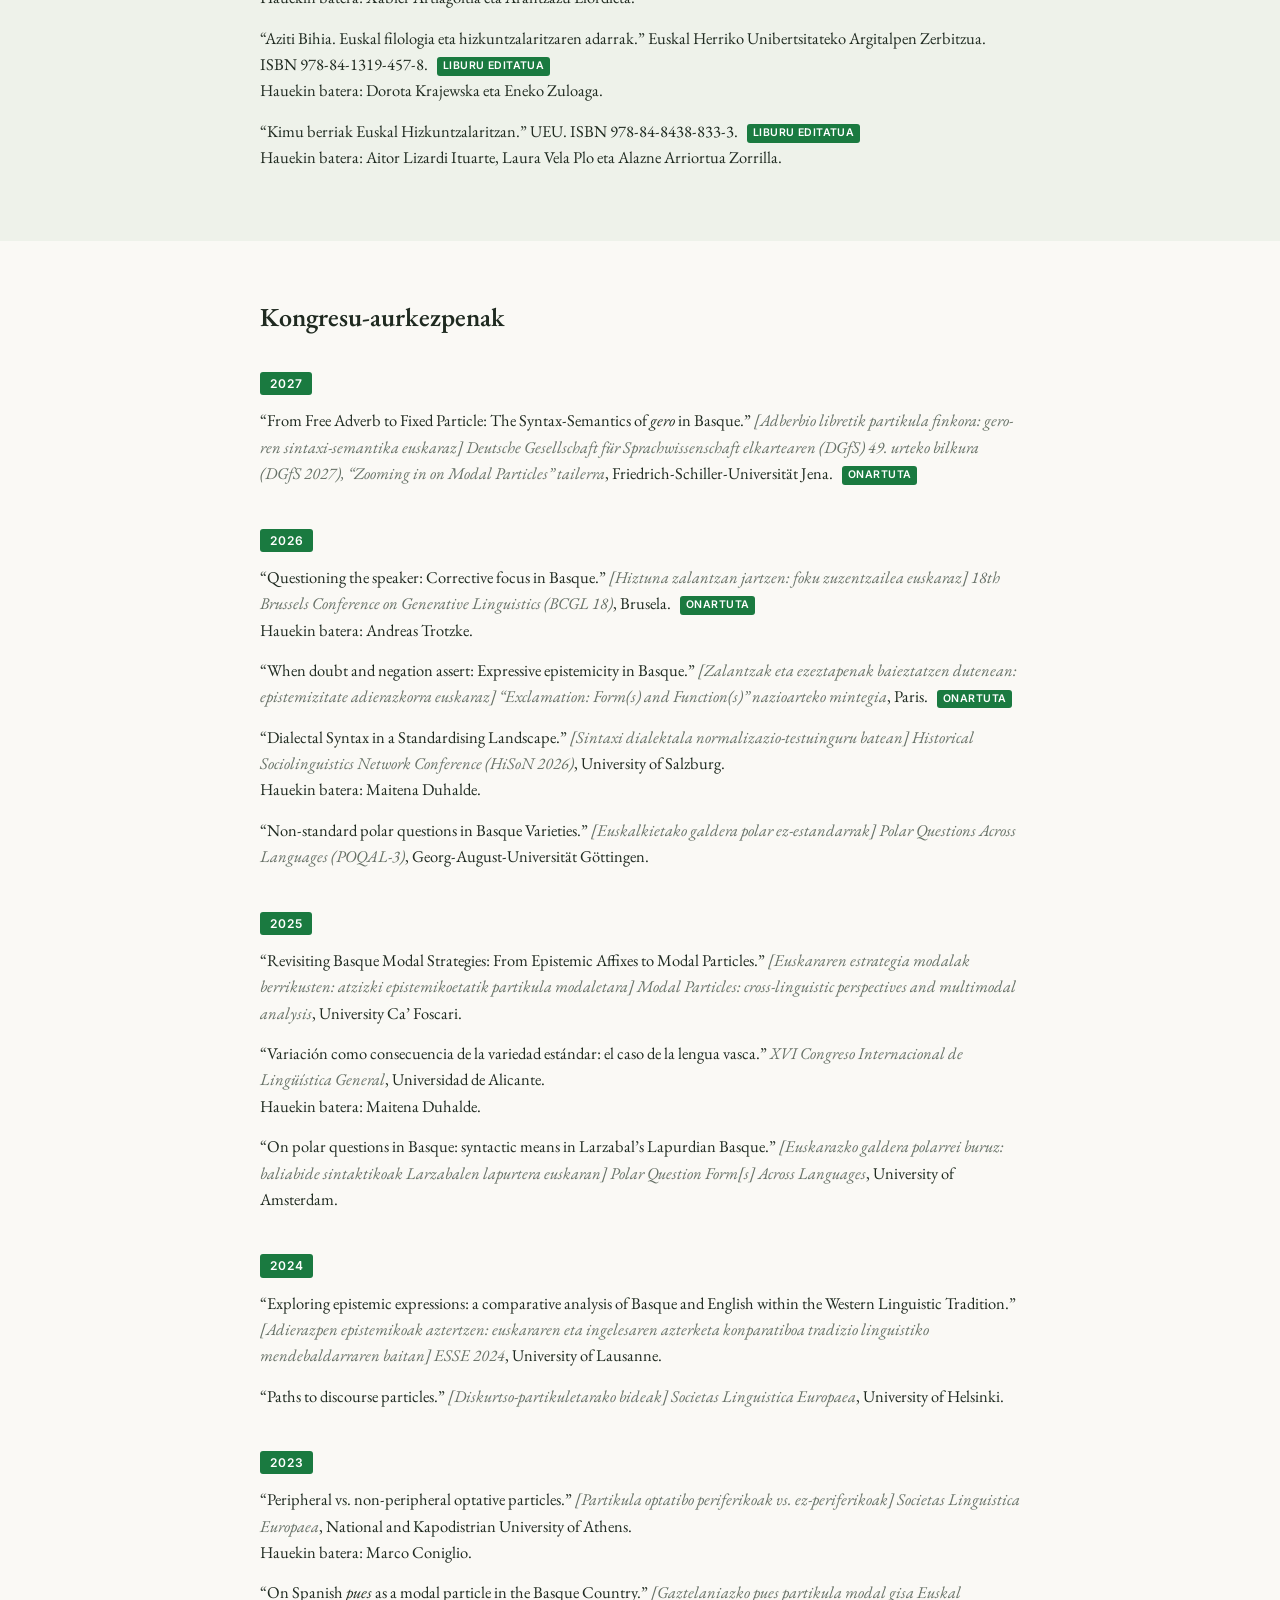
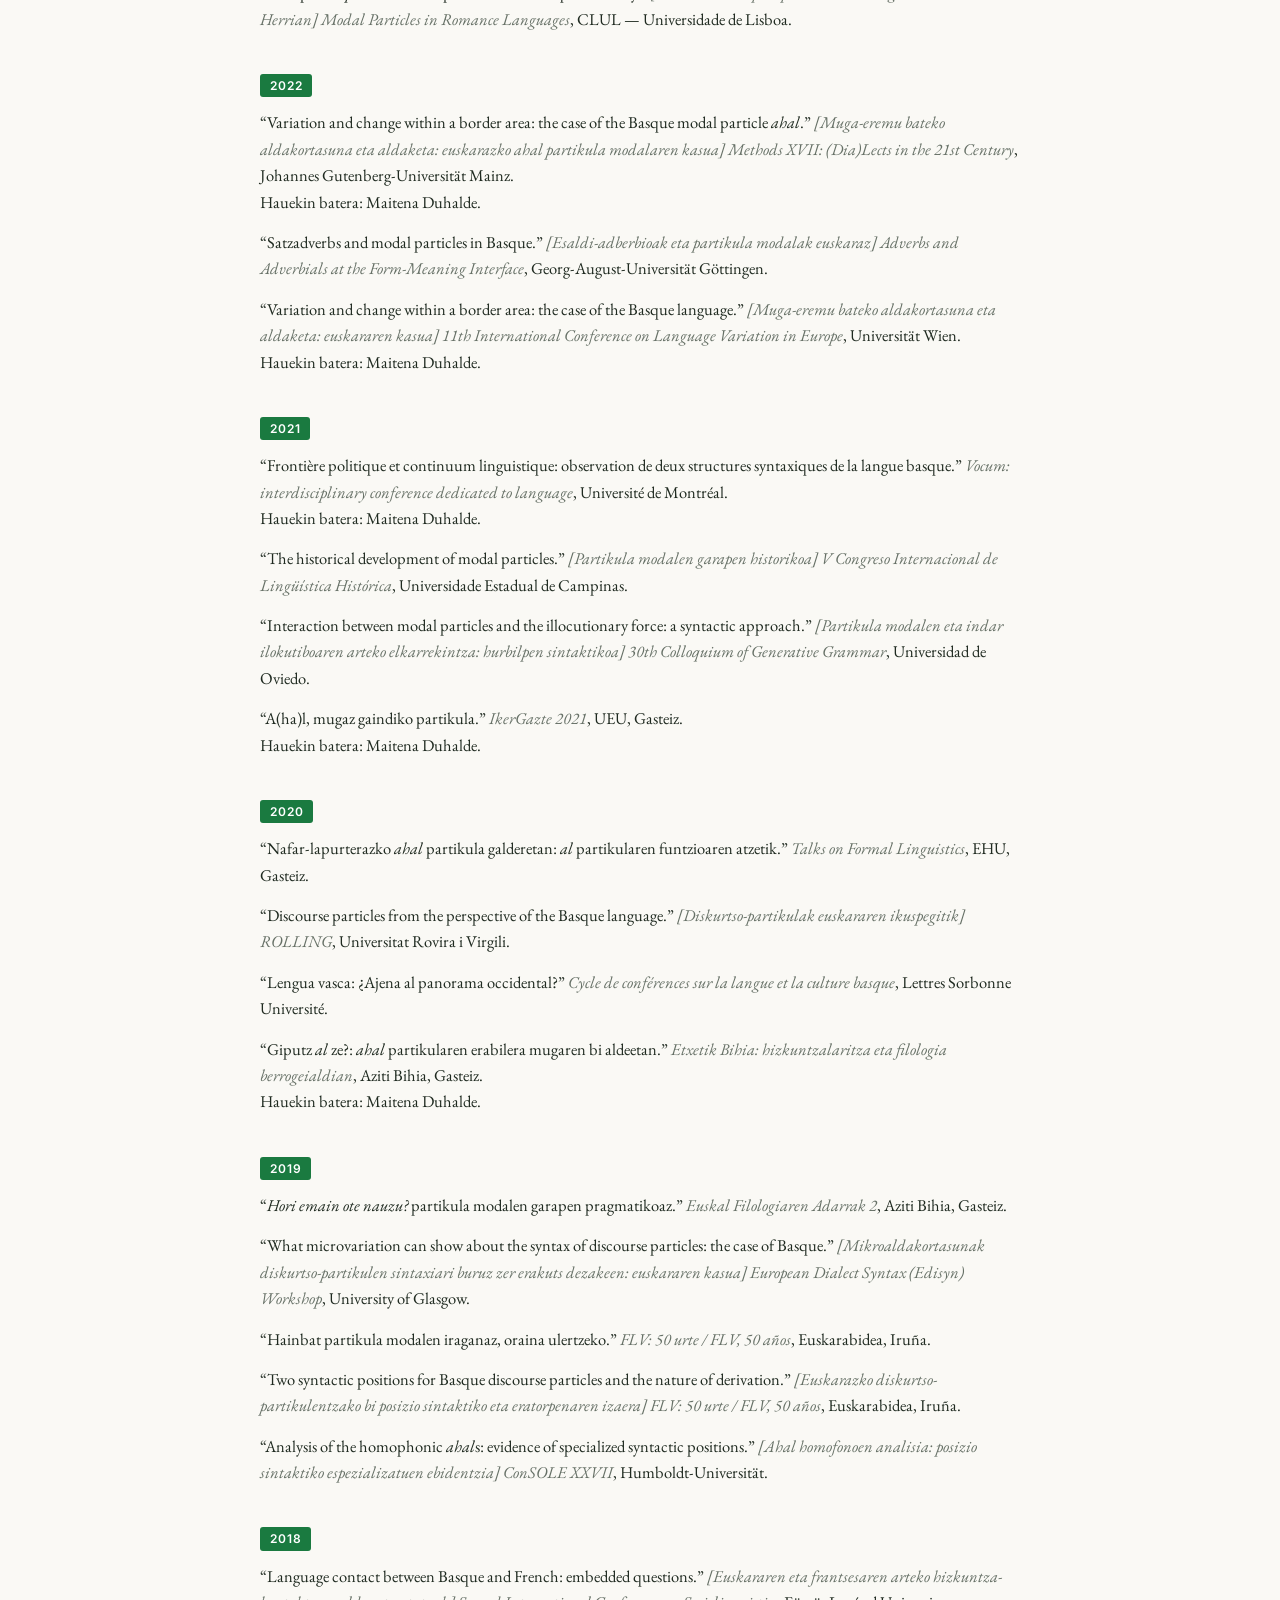
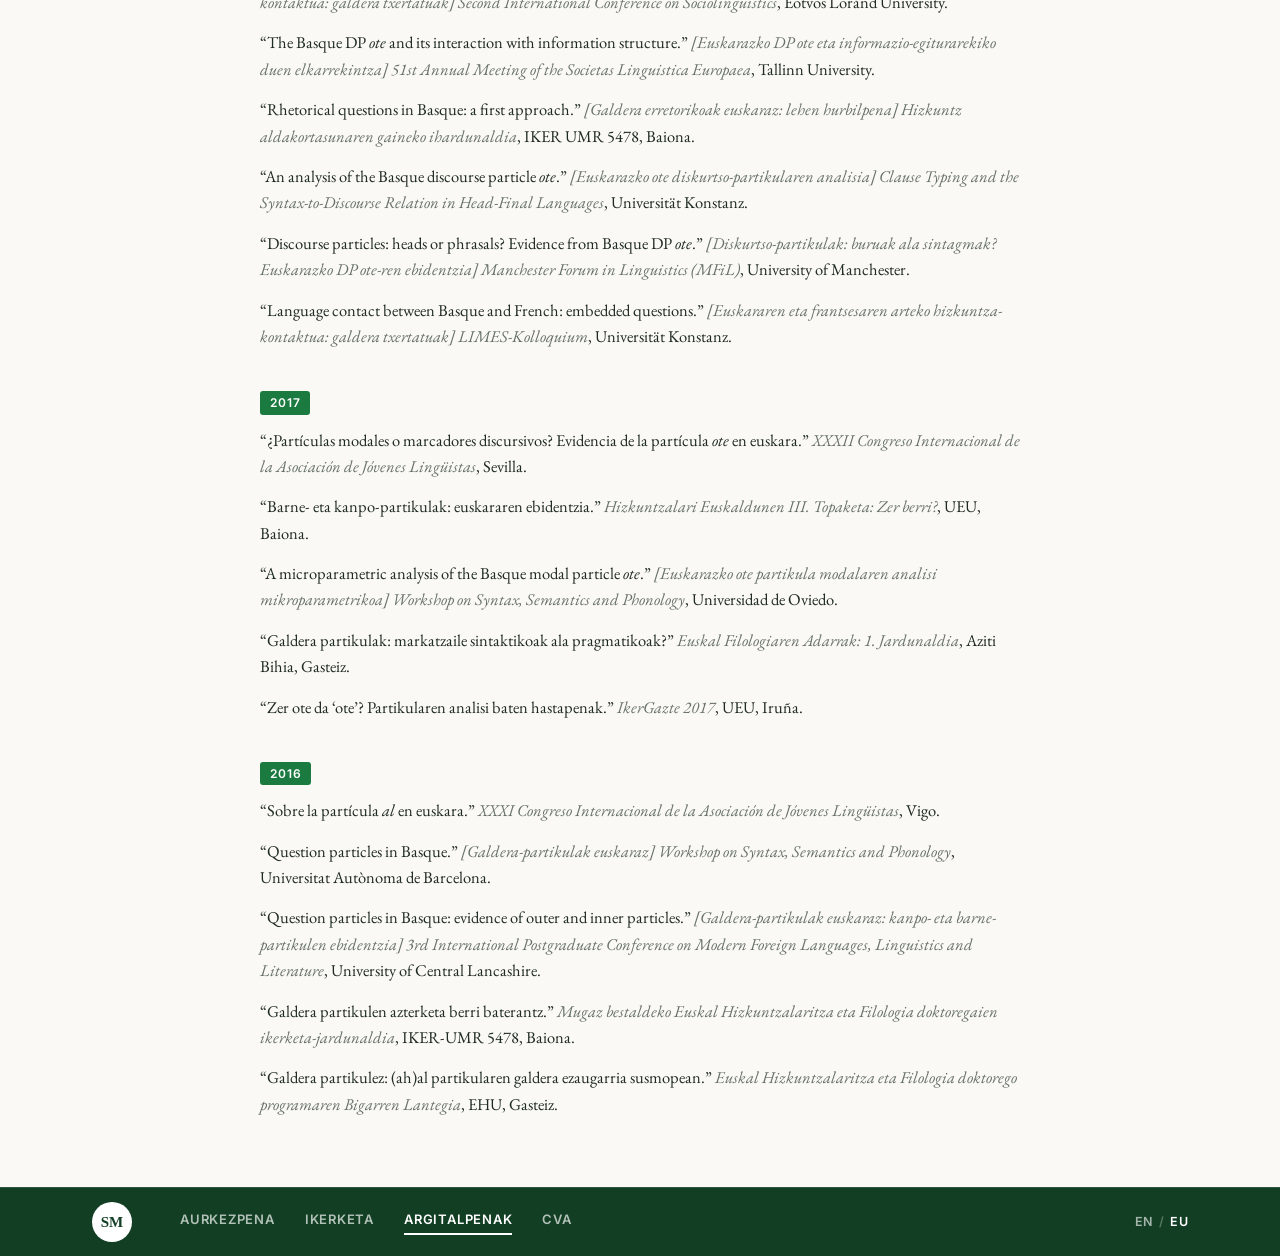
<file: eu/publications.html>
<!DOCTYPE html>
<html lang="eu">
<head>
<meta charset="UTF-8">
<meta name="viewport" content="width=device-width, initial-scale=1.0">
<title>Argitalpenak — Sergio Monforte</title>
<link rel="preconnect" href="https://fonts.googleapis.com">
<link href="https://fonts.googleapis.com/css2?family=EB+Garamond:ital,wght@0,400;0,600;1,400&family=Inter:wght@500;600;700&display=swap" rel="stylesheet">
<link rel="stylesheet" href="../style.css">
</head>
<body>

<header class="topbar">
  <div class="bar-inner">
    <a href="index.html" class="brandmark">SM</a>
    <nav class="topnav">
      <a href="index.html">Aurkezpena</a>
      <a href="research.html">Ikerketa</a>
      <a href="publications.html" class="active">Argitalpenak</a>
      <a href="cv.html">CVa</a>
    </nav>
    <div class="lang-switch"><a href="../publications.html">EN</a><span class="slash">/</span><a href="publications.html" class="active">EU</a></div>
  </div>
</header>

<main>
  <section class="hero hero-simple">
    <div class="hero-inner">
      <div class="hero-text">
        <h1>Argitalpenak</h1>
        <span class="rule"></span>
      </div>
    </div>
  </section>

  <section class="section-wrap">
    <div class="section-inner narrow">
      <h2>Aldizkari-artikuluak eta liburu-atalak</h2>

      <ul class="pub-list">
        <li class="year-group">2026</li>
        <li>&ldquo;The development of modal particles and its implication in the syntax: the case of Basque <em>ahal</em>.&rdquo; <span class="gloss">[Partikula modalen garapena eta horrek sintaxian duen eragina: euskarazko ahal-en kasua]</span> <span class="venue">Journal of Historical Syntax</span>. DOI: <a href="https://doi.org/10.18148/hs/2026.v10i2.45" target="_blank" rel="noopener">10.18148/hs/2026.v10i2.45</a></li>
        <li>&ldquo;Sentence adverbs and modal particles in Basque.&rdquo; <span class="gloss">[Esaldi-adberbioak eta partikula modalak euskaraz]</span> In <span class="venue">Adverbs and Particles at the Form-Meaning Interface</span>, pp. 100&ndash;115. John Benjamins. DOI: <a href="https://doi.org/10.1075/la.292.05mon" target="_blank" rel="noopener">10.1075/la.292.05mon</a> <span class="tag">liburu-atala</span></li>
        <li>&ldquo;Non-canonical questions in Larzabal&rsquo;s work (1950&ndash;1970): syntactic means in Basque.&rdquo; <span class="gloss">[Larzabalen lanetako (1950–1970) galdera ez-kanonikoak: baliabide sintaktikoak euskaraz]</span> In <span class="venue">The Handbook of Non-Canonical Questions</span>. Oxford University Press. <span class="tag">liburu-atala</span> <span class="tag">argitaratzeke</span></li>
        <li>&ldquo;Sintaxi-kaiera. Euskararen analisi sintaktikoaren hastapenak.&rdquo; UEU / EHU. <span class="tag">eskuliburua</span><br>Hauekin batera: Xabier Artiagoitia.</li>

        <li class="year-group">2025</li>
        <li>&ldquo;Bottom-up terminology work to complement top-down terminology planning.&rdquo; <span class="gloss">[Beheranzko terminologia-lana goitik beherako terminologia-plangintza osatzeko]</span> <span class="venue">Handbook of Terminology</span>, vol. 4, pp. 356&ndash;376. John Benjamins. DOI: <a href="https://doi.org/10.1075/hot.4.bot1" target="_blank" rel="noopener">10.1075/hot.4.bot1</a> <span class="tag">liburu-atala</span><br>Hauekin batera: Igone Zabala, Izaskun Aldezabal eta María Jesús Aranzabe.</li>
        <li>&ldquo;Peripheral vs. non-peripheral optative particles.&rdquo; <span class="gloss">[Partikula optatibo periferikoak vs. ez-periferikoak]</span> <span class="venue">Folia Linguistica</span> 59(2), pp. 351&ndash;367. De Gruyter. DOI: <a href="https://doi.org/10.1515/flin-2025-2006" target="_blank" rel="noopener">10.1515/flin-2025-2006</a><br>Hauekin batera: Marco Coniglio.</li>

        <li class="year-group">2024</li>
        <li>&ldquo;Euskarazko galderen analisi berri baterantz.&rdquo; <span class="venue">Revista de Lenguas y Literaturas Catalana, Gallega y Vasca</span> 29, pp. 213&ndash;234. UNED. ISSN 1130-8508. DOI: <a href="https://doi.org/10.5944/rllcgv.vol.29.2024.43222" target="_blank" rel="noopener">10.5944/rllcgv.vol.29.2024.43222</a></li>

        <li class="year-group">2023</li>
        <li>&ldquo;Jarraitu aditzaren erregimen-aldaketa testu akademikoen argitan.&rdquo; <span class="venue">Fontes Linguae Vasconum</span> 135, pp. 71&ndash;102. DOI: <a href="https://doi.org/10.35462/flv135.4" target="_blank" rel="noopener">10.35462/flv135.4</a></li>

        <li class="year-group">2022</li>
        <li>&ldquo;Merging new and old methodologies in fieldwork.&rdquo; <span class="gloss">[Landa-lanean metodologia berriak eta zaharrak uztartzen]</span> <span class="venue">Linguistic Minorities in Europe</span>. De Gruyter Mouton. DOI: <a href="https://doi.org/10.1515/lme.16282095" target="_blank" rel="noopener">10.1515/lme.16282095</a></li>

        <li class="year-group">2021</li>
        <li>&ldquo;A(ha)l, mugaz gaindiko partikula (IV).&rdquo; <span class="venue">Ikergazte. Nazioarteko ikerketa euskaraz: giza zientziak eta artea</span>, pp. 27&ndash;34. UEU. <span class="tag">liburu-atala</span><br>Hauekin batera: Maitena Duhalde.</li>
        <li>&ldquo;Modalitate-markatzaileak: partikula modalak ote dira euskarazko partikula modalak?&rdquo; <span class="venue">Fontes Linguae Vasconum</span> 132, pp. 515&ndash;542. DOI: <a href="https://doi.org/10.35462/flv132.9" target="_blank" rel="noopener">10.35462/flv132.9</a></li>
        <li>&ldquo;Ote partikularen interpretazioaz eta bere mikroaldakotasunaz.&rdquo; <span class="venue">Uztaro</span> 119, pp. 95&ndash;119. DOI: <a href="https://doi.org/10.26876/uztaro.119.2021.6" target="_blank" rel="noopener">10.26876/uztaro.119.2021.6</a></li>
        <li>&ldquo;Partikula modalak euskaraz: bateragarritasunaren auzia.&rdquo; <span class="venue">Euskera</span> 65(2), pp. 275&ndash;300. Euskaltzaindia.</li>
        <li>&ldquo;On the pragmatic development of modal particles in Navarrese-Lapurdian Basque: <em>Hori emain ote nauzu?</em>&rdquo; <span class="gloss">[Nafar-lapurterazko partikula modalen garapen pragmatikoaz: Hori emain ote nauzu?]</span> In <span class="venue">Studies at the Grammar-Discourse Interface: Discourse Markers and Discourse-Related Grammatical Phenomena</span>, pp. 58&ndash;75. John Benjamins. DOI: <a href="https://doi.org/10.1075/slcs.219.02mon" target="_blank" rel="noopener">10.1075/slcs.219.02mon</a> <span class="tag">liburu-atala</span></li>

        <li class="year-group">2020</li>
        <li>&ldquo;Galdera partikulak euskaraz.&rdquo; <span class="venue">Fontes Linguae Vasconum</span> 130, pp. 399&ndash;424. DOI: <a href="https://doi.org/10.35462/flv.130.2" target="_blank" rel="noopener">10.35462/flv.130.2</a></li>
        <li>&ldquo;Syntactic analyses of discourse particles through the microvariation of Basque <em>ote</em>.&rdquo; <span class="gloss">[Diskurtso-partikulen analisi sintaktikoak euskarazko ote-ren mikroaldakortasunaren bidez]</span> <span class="venue">Glossa: A Journal of General Linguistics</span> 5(1), pp. 1&ndash;29. DOI: <a href="https://doi.org/10.5334/gjgl.1179" target="_blank" rel="noopener">10.5334/gjgl.1179</a></li>
        <li>&ldquo;Diachronical hypotheses accounting for synchronic variation: the case of Basque particle <em>ote</em>.&rdquo; <span class="gloss">[Aldakortasun sinkronikoa azaltzeko hipotesi diakronikoak: euskarazko ote partikularen kasua]</span> In <span class="venue">Fontes Linguae Vasconum: 50 urte</span>, pp. 437&ndash;451. <span class="tag">liburu-atala</span></li>
        <li>&ldquo;Modal particles in Basque: two cases of interaction between <em>ote</em> and information structure.&rdquo; <span class="gloss">[Partikula modalak euskaraz: ote eta informazio-egituraren arteko elkarrekintzaren bi kasu]</span> In <span class="venue">Information-Structural Perspectives on Discourse Particles</span>, pp. 277&ndash;300. John Benjamins. DOI: <a href="https://doi.org/10.1075/slcs.213.11mon" target="_blank" rel="noopener">10.1075/slcs.213.11mon</a> <span class="tag">liburu-atala</span></li>

        <li class="year-group">2019</li>
        <li>&ldquo;Basque question particles: implications for a syntax of discourse particles.&rdquo; <span class="gloss">[Euskarazko galdera-partikulak: diskurtso-partikulen sintaxirako inplikazioak]</span> <span class="venue">Linguistic Variation</span> 19(2), pp. 352&ndash;358. John Benjamins. DOI: <a href="https://doi.org/10.1075/lv.18002.tro" target="_blank" rel="noopener">10.1075/lv.18002.tro</a><br>Hauekin batera: Andreas Trotzke.</li>
        <li>&ldquo;What microvariation can show us: an analysis of Basque DP <em>ote</em>.&rdquo; <span class="gloss">[Mikroaldakortasunak zer erakuts diezagukeen: euskarazko DP ote-ren analisia]</span> <span class="venue">Proceedings of the Workshop on Clause Typing and the Syntax-to-Discourse Relation in Head-Final Languages</span> 130, pp. 175&ndash;191. <span class="tag">liburu-atala</span></li>
        <li>&ldquo;Galdera-partikulak: (ah)al partikularen analisia (I).&rdquo; <span class="venue">Hizkuntzalari Euskaldunen III. Topaketa: Zer berri?</span>, pp. 123&ndash;134. UEU. <span class="tag">liburu-atala</span></li>

        <li class="year-group">2018</li>
        <li>&ldquo;About the particle <em>al</em> in Basque.&rdquo; <span class="gloss">[Euskarazko al partikulari buruz]</span> In <span class="venue">Nuevas perspectivas en la lingüística aplicada</span>, pp. 19&ndash;31. Axac. <span class="tag">liburu-atala</span></li>
        <li>&ldquo;Question particles in Basque.&rdquo; <span class="gloss">[Galdera-partikulak euskaraz]</span> <span class="venue">Isogloss: A Journal on Variation of Romance and Iberian Languages</span> 4(1), pp. 29&ndash;53. DOI: <a href="https://doi.org/10.5565/rev/isogloss.48" target="_blank" rel="noopener">10.5565/rev/isogloss.48</a></li>

        <li class="year-group">2017</li>
        <li>&ldquo;Zer ote da &lsquo;ote&rsquo;? Partikularen analisi baten hastapenak (II).&rdquo; <span class="venue">Ikergazte: Nazioarteko ikerketa euskaraz</span>, pp. 88&ndash;95. UEU.</li>
      </ul>
    </div>
  </section>

  <section class="section-wrap band">
    <div class="section-inner narrow">
      <h2>Editatutako liburuak</h2>

      <ul class="pub-list">
        <li class="year-group">2022</li>
        <li>&ldquo;Discourse Particles: Syntactic, semantic, pragmatic and historical aspects.&rdquo; <span class="gloss">[Partikula diskurtsiboak: alderdi sintaktiko, semantiko, pragmatiko eta historikoak]</span> <span class="venue">Linguistik Aktuell/Linguistics Today</span> 276. John Benjamins. DOI: <a href="https://doi.org/10.1075/la.276" target="_blank" rel="noopener">10.1075/la.276</a> <span class="tag">liburu editatua</span><br>Hauekin batera: Xabier Artiagoitia eta Arantzazu Elordieta.</li>
        <li>&ldquo;Aziti Bihia. Euskal filologia eta hizkuntzalaritzaren adarrak.&rdquo; Euskal Herriko Unibertsitateko Argitalpen Zerbitzua. ISBN 978-84-1319-457-8. <span class="tag">liburu editatua</span><br>Hauekin batera: Dorota Krajewska eta Eneko Zuloaga.</li>
        <li>&ldquo;Kimu berriak Euskal Hizkuntzalaritzan.&rdquo; UEU. ISBN 978-84-8438-833-3. <span class="tag">liburu editatua</span><br>Hauekin batera: Aitor Lizardi Ituarte, Laura Vela Plo eta Alazne Arriortua Zorrilla.</li>
      </ul>
    </div>
  </section>

  <section class="section-wrap">
    <div class="section-inner narrow">
      <h2>Kongresu-aurkezpenak</h2>
      <ul class="talk-list">

        <li class="year-group">2027</li>
        <li>&ldquo;From Free Adverb to Fixed Particle: The Syntax-Semantics of <em>gero</em> in Basque.&rdquo; <span class="gloss">[Adberbio libretik partikula finkora: gero-ren sintaxi-semantika euskaraz]</span> <span class="venue">Deutsche Gesellschaft f&uuml;r Sprachwissenschaft elkartearen (DGfS) 49. urteko bilkura (DGfS 2027), &ldquo;Zooming in on Modal Particles&rdquo; tailerra</span>, Friedrich-Schiller-Universit&auml;t Jena. <span class="tag">onartuta</span></li>

        <li class="year-group">2026</li>
        <li>&ldquo;Questioning the speaker: Corrective focus in Basque.&rdquo; <span class="gloss">[Hiztuna zalantzan jartzen: foku zuzentzailea euskaraz]</span> <span class="venue">18th Brussels Conference on Generative Linguistics (BCGL 18)</span>, Brusela. <span class="tag">onartuta</span><br>Hauekin batera: Andreas Trotzke.</li>
        <li>&ldquo;When doubt and negation assert: Expressive epistemicity in Basque.&rdquo; <span class="gloss">[Zalantzak eta ezeztapenak baieztatzen dutenean: epistemizitate adierazkorra euskaraz]</span> <span class="venue">&ldquo;Exclamation: Form(s) and Function(s)&rdquo; nazioarteko mintegia</span>, Paris. <span class="tag">onartuta</span></li>
        <li>&ldquo;Dialectal Syntax in a Standardising Landscape.&rdquo; <span class="gloss">[Sintaxi dialektala normalizazio-testuinguru batean]</span> <span class="venue">Historical Sociolinguistics Network Conference (HiSoN 2026)</span>, University of Salzburg.<br>Hauekin batera: Maitena Duhalde.</li>
        <li>&ldquo;Non-standard polar questions in Basque Varieties.&rdquo; <span class="gloss">[Euskalkietako galdera polar ez-estandarrak]</span> <span class="venue">Polar Questions Across Languages (POQAL-3)</span>, Georg-August-Universität Göttingen.</li>

        <li class="year-group">2025</li>
        <li>&ldquo;Revisiting Basque Modal Strategies: From Epistemic Affixes to Modal Particles.&rdquo; <span class="gloss">[Euskararen estrategia modalak berrikusten: atzizki epistemikoetatik partikula modaletara]</span> <span class="venue">Modal Particles: cross-linguistic perspectives and multimodal analysis</span>, University Ca&rsquo; Foscari.</li>
        <li>&ldquo;Variación como consecuencia de la variedad estándar: el caso de la lengua vasca.&rdquo; <span class="venue">XVI Congreso Internacional de Lingüística General</span>, Universidad de Alicante.<br>Hauekin batera: Maitena Duhalde.</li>
        <li>&ldquo;On polar questions in Basque: syntactic means in Larzabal&rsquo;s Lapurdian Basque.&rdquo; <span class="gloss">[Euskarazko galdera polarrei buruz: baliabide sintaktikoak Larzabalen lapurtera euskaran]</span> <span class="venue">Polar Question Form[s] Across Languages</span>, University of Amsterdam.</li>

        <li class="year-group">2024</li>
        <li>&ldquo;Exploring epistemic expressions: a comparative analysis of Basque and English within the Western Linguistic Tradition.&rdquo; <span class="gloss">[Adierazpen epistemikoak aztertzen: euskararen eta ingelesaren azterketa konparatiboa tradizio linguistiko mendebaldarraren baitan]</span> <span class="venue">ESSE 2024</span>, University of Lausanne.</li>
        <li>&ldquo;Paths to discourse particles.&rdquo; <span class="gloss">[Diskurtso-partikuletarako bideak]</span> <span class="venue">Societas Linguistica Europaea</span>, University of Helsinki.</li>

        <li class="year-group">2023</li>
        <li>&ldquo;Peripheral vs. non-peripheral optative particles.&rdquo; <span class="gloss">[Partikula optatibo periferikoak vs. ez-periferikoak]</span> <span class="venue">Societas Linguistica Europaea</span>, National and Kapodistrian University of Athens.<br>Hauekin batera: Marco Coniglio.</li>
        <li>&ldquo;On Spanish <em>pues</em> as a modal particle in the Basque Country.&rdquo; <span class="gloss">[Gaztelaniazko pues partikula modal gisa Euskal Herrian]</span> <span class="venue">Modal Particles in Romance Languages</span>, CLUL &mdash; Universidade de Lisboa.</li>

        <li class="year-group">2022</li>
        <li>&ldquo;Variation and change within a border area: the case of the Basque modal particle <em>ahal</em>.&rdquo; <span class="gloss">[Muga-eremu bateko aldakortasuna eta aldaketa: euskarazko ahal partikula modalaren kasua]</span> <span class="venue">Methods XVII: (Dia)Lects in the 21st Century</span>, Johannes Gutenberg-Universität Mainz.<br>Hauekin batera: Maitena Duhalde.</li>
        <li>&ldquo;Satzadverbs and modal particles in Basque.&rdquo; <span class="gloss">[Esaldi-adberbioak eta partikula modalak euskaraz]</span> <span class="venue">Adverbs and Adverbials at the Form-Meaning Interface</span>, Georg-August-Universität Göttingen.</li>
        <li>&ldquo;Variation and change within a border area: the case of the Basque language.&rdquo; <span class="gloss">[Muga-eremu bateko aldakortasuna eta aldaketa: euskararen kasua]</span> <span class="venue">11th International Conference on Language Variation in Europe</span>, Universität Wien.<br>Hauekin batera: Maitena Duhalde.</li>

        <li class="year-group">2021</li>
        <li>&ldquo;Frontière politique et continuum linguistique: observation de deux structures syntaxiques de la langue basque.&rdquo; <span class="venue">Vocum: interdisciplinary conference dedicated to language</span>, Université de Montréal.<br>Hauekin batera: Maitena Duhalde.</li>
        <li>&ldquo;The historical development of modal particles.&rdquo; <span class="gloss">[Partikula modalen garapen historikoa]</span> <span class="venue">V Congreso Internacional de Lingüística Histórica</span>, Universidade Estadual de Campinas.</li>
        <li>&ldquo;Interaction between modal particles and the illocutionary force: a syntactic approach.&rdquo; <span class="gloss">[Partikula modalen eta indar ilokutiboaren arteko elkarrekintza: hurbilpen sintaktikoa]</span> <span class="venue">30th Colloquium of Generative Grammar</span>, Universidad de Oviedo.</li>
        <li>&ldquo;A(ha)l, mugaz gaindiko partikula.&rdquo; <span class="venue">IkerGazte 2021</span>, UEU, Gasteiz.<br>Hauekin batera: Maitena Duhalde.</li>

        <li class="year-group">2020</li>
        <li>&ldquo;Nafar-lapurterazko <em>ahal</em> partikula galderetan: <em>al</em> partikularen funtzioaren atzetik.&rdquo; <span class="venue">Talks on Formal Linguistics</span>, EHU, Gasteiz.</li>
        <li>&ldquo;Discourse particles from the perspective of the Basque language.&rdquo; <span class="gloss">[Diskurtso-partikulak euskararen ikuspegitik]</span> <span class="venue">ROLLING</span>, Universitat Rovira i Virgili.</li>
        <li>&ldquo;Lengua vasca: ¿Ajena al panorama occidental?&rdquo; <span class="venue">Cycle de conférences sur la langue et la culture basque</span>, Lettres Sorbonne Université.</li>
        <li>&ldquo;Giputz <em>al</em> ze?: <em>ahal</em> partikularen erabilera mugaren bi aldeetan.&rdquo; <span class="venue">Etxetik Bihia: hizkuntzalaritza eta filologia berrogeialdian</span>, Aziti Bihia, Gasteiz.<br>Hauekin batera: Maitena Duhalde.</li>

        <li class="year-group">2019</li>
        <li>&ldquo;<em>Hori emain ote nauzu?</em> partikula modalen garapen pragmatikoaz.&rdquo; <span class="venue">Euskal Filologiaren Adarrak 2</span>, Aziti Bihia, Gasteiz.</li>
        <li>&ldquo;What microvariation can show about the syntax of discourse particles: the case of Basque.&rdquo; <span class="gloss">[Mikroaldakortasunak diskurtso-partikulen sintaxiari buruz zer erakuts dezakeen: euskararen kasua]</span> <span class="venue">European Dialect Syntax (Edisyn) Workshop</span>, University of Glasgow.</li>
        <li>&ldquo;Hainbat partikula modalen iraganaz, oraina ulertzeko.&rdquo; <span class="venue">FLV: 50 urte / FLV, 50 años</span>, Euskarabidea, Iruña.</li>
        <li>&ldquo;Two syntactic positions for Basque discourse particles and the nature of derivation.&rdquo; <span class="gloss">[Euskarazko diskurtso-partikulentzako bi posizio sintaktiko eta eratorpenaren izaera]</span> <span class="venue">FLV: 50 urte / FLV, 50 años</span>, Euskarabidea, Iruña.</li>
        <li>&ldquo;Analysis of the homophonic <em>ahal</em>s: evidence of specialized syntactic positions.&rdquo; <span class="gloss">[Ahal homofonoen analisia: posizio sintaktiko espezializatuen ebidentzia]</span> <span class="venue">ConSOLE XXVII</span>, Humboldt-Universität.</li>

        <li class="year-group">2018</li>
        <li>&ldquo;Language contact between Basque and French: embedded questions.&rdquo; <span class="gloss">[Euskararen eta frantsesaren arteko hizkuntza-kontaktua: galdera txertatuak]</span> <span class="venue">Second International Conference on Sociolinguistics</span>, Eötvös Loránd University.</li>
        <li>&ldquo;The Basque DP <em>ote</em> and its interaction with information structure.&rdquo; <span class="gloss">[Euskarazko DP ote eta informazio-egiturarekiko duen elkarrekintza]</span> <span class="venue">51st Annual Meeting of the Societas Linguistica Europaea</span>, Tallinn University.</li>
        <li>&ldquo;Rhetorical questions in Basque: a first approach.&rdquo; <span class="gloss">[Galdera erretorikoak euskaraz: lehen hurbilpena]</span> <span class="venue">Hizkuntz aldakortasunaren gaineko ihardunaldia</span>, IKER UMR 5478, Baiona.</li>
        <li>&ldquo;An analysis of the Basque discourse particle <em>ote</em>.&rdquo; <span class="gloss">[Euskarazko ote diskurtso-partikularen analisia]</span> <span class="venue">Clause Typing and the Syntax-to-Discourse Relation in Head-Final Languages</span>, Universität Konstanz.</li>
        <li>&ldquo;Discourse particles: heads or phrasals? Evidence from Basque DP <em>ote</em>.&rdquo; <span class="gloss">[Diskurtso-partikulak: buruak ala sintagmak? Euskarazko DP ote-ren ebidentzia]</span> <span class="venue">Manchester Forum in Linguistics (MFiL)</span>, University of Manchester.</li>
        <li>&ldquo;Language contact between Basque and French: embedded questions.&rdquo; <span class="gloss">[Euskararen eta frantsesaren arteko hizkuntza-kontaktua: galdera txertatuak]</span> <span class="venue">LIMES-Kolloquium</span>, Universität Konstanz.</li>

        <li class="year-group">2017</li>
        <li>&ldquo;¿Partículas modales o marcadores discursivos? Evidencia de la partícula <em>ote</em> en euskara.&rdquo; <span class="venue">XXXII Congreso Internacional de la Asociación de Jóvenes Lingüistas</span>, Sevilla.</li>
        <li>&ldquo;Barne- eta kanpo-partikulak: euskararen ebidentzia.&rdquo; <span class="venue">Hizkuntzalari Euskaldunen III. Topaketa: Zer berri?</span>, UEU, Baiona.</li>
        <li>&ldquo;A microparametric analysis of the Basque modal particle <em>ote</em>.&rdquo; <span class="gloss">[Euskarazko ote partikula modalaren analisi mikroparametrikoa]</span> <span class="venue">Workshop on Syntax, Semantics and Phonology</span>, Universidad de Oviedo.</li>
        <li>&ldquo;Galdera partikulak: markatzaile sintaktikoak ala pragmatikoak?&rdquo; <span class="venue">Euskal Filologiaren Adarrak: 1. Jardunaldia</span>, Aziti Bihia, Gasteiz.</li>
        <li>&ldquo;Zer ote da &lsquo;ote&rsquo;? Partikularen analisi baten hastapenak.&rdquo; <span class="venue">IkerGazte 2017</span>, UEU, Iruña.</li>

        <li class="year-group">2016</li>
        <li>&ldquo;Sobre la partícula <em>al</em> en euskara.&rdquo; <span class="venue">XXXI Congreso Internacional de la Asociación de Jóvenes Lingüistas</span>, Vigo.</li>
        <li>&ldquo;Question particles in Basque.&rdquo; <span class="gloss">[Galdera-partikulak euskaraz]</span> <span class="venue">Workshop on Syntax, Semantics and Phonology</span>, Universitat Autònoma de Barcelona.</li>
        <li>&ldquo;Question particles in Basque: evidence of outer and inner particles.&rdquo; <span class="gloss">[Galdera-partikulak euskaraz: kanpo- eta barne-partikulen ebidentzia]</span> <span class="venue">3rd International Postgraduate Conference on Modern Foreign Languages, Linguistics and Literature</span>, University of Central Lancashire.</li>
        <li>&ldquo;Galdera partikulen azterketa berri baterantz.&rdquo; <span class="venue">Mugaz bestaldeko Euskal Hizkuntzalaritza eta Filologia doktoregaien ikerketa-jardunaldia</span>, IKER-UMR 5478, Baiona.</li>
        <li>&ldquo;Galdera partikulez: (ah)al partikularen galdera ezaugarria susmopean.&rdquo; <span class="venue">Euskal Hizkuntzalaritza eta Filologia doktorego programaren Bigarren Lantegia</span>, EHU, Gasteiz.</li>
      </ul>

    </div>
  </section>
</main>

<footer class="footerbar">
  <div class="bar-inner">
    <a href="index.html" class="brandmark">SM</a>
    <nav class="topnav">
      <a href="index.html">Aurkezpena</a>
      <a href="research.html">Ikerketa</a>
      <a href="publications.html" class="active">Argitalpenak</a>
      <a href="cv.html">CVa</a>
    </nav>
    <div class="lang-switch"><a href="../publications.html">EN</a><span class="slash">/</span><a href="publications.html" class="active">EU</a></div>
  </div>
</footer>

</body>
</html>
</file>
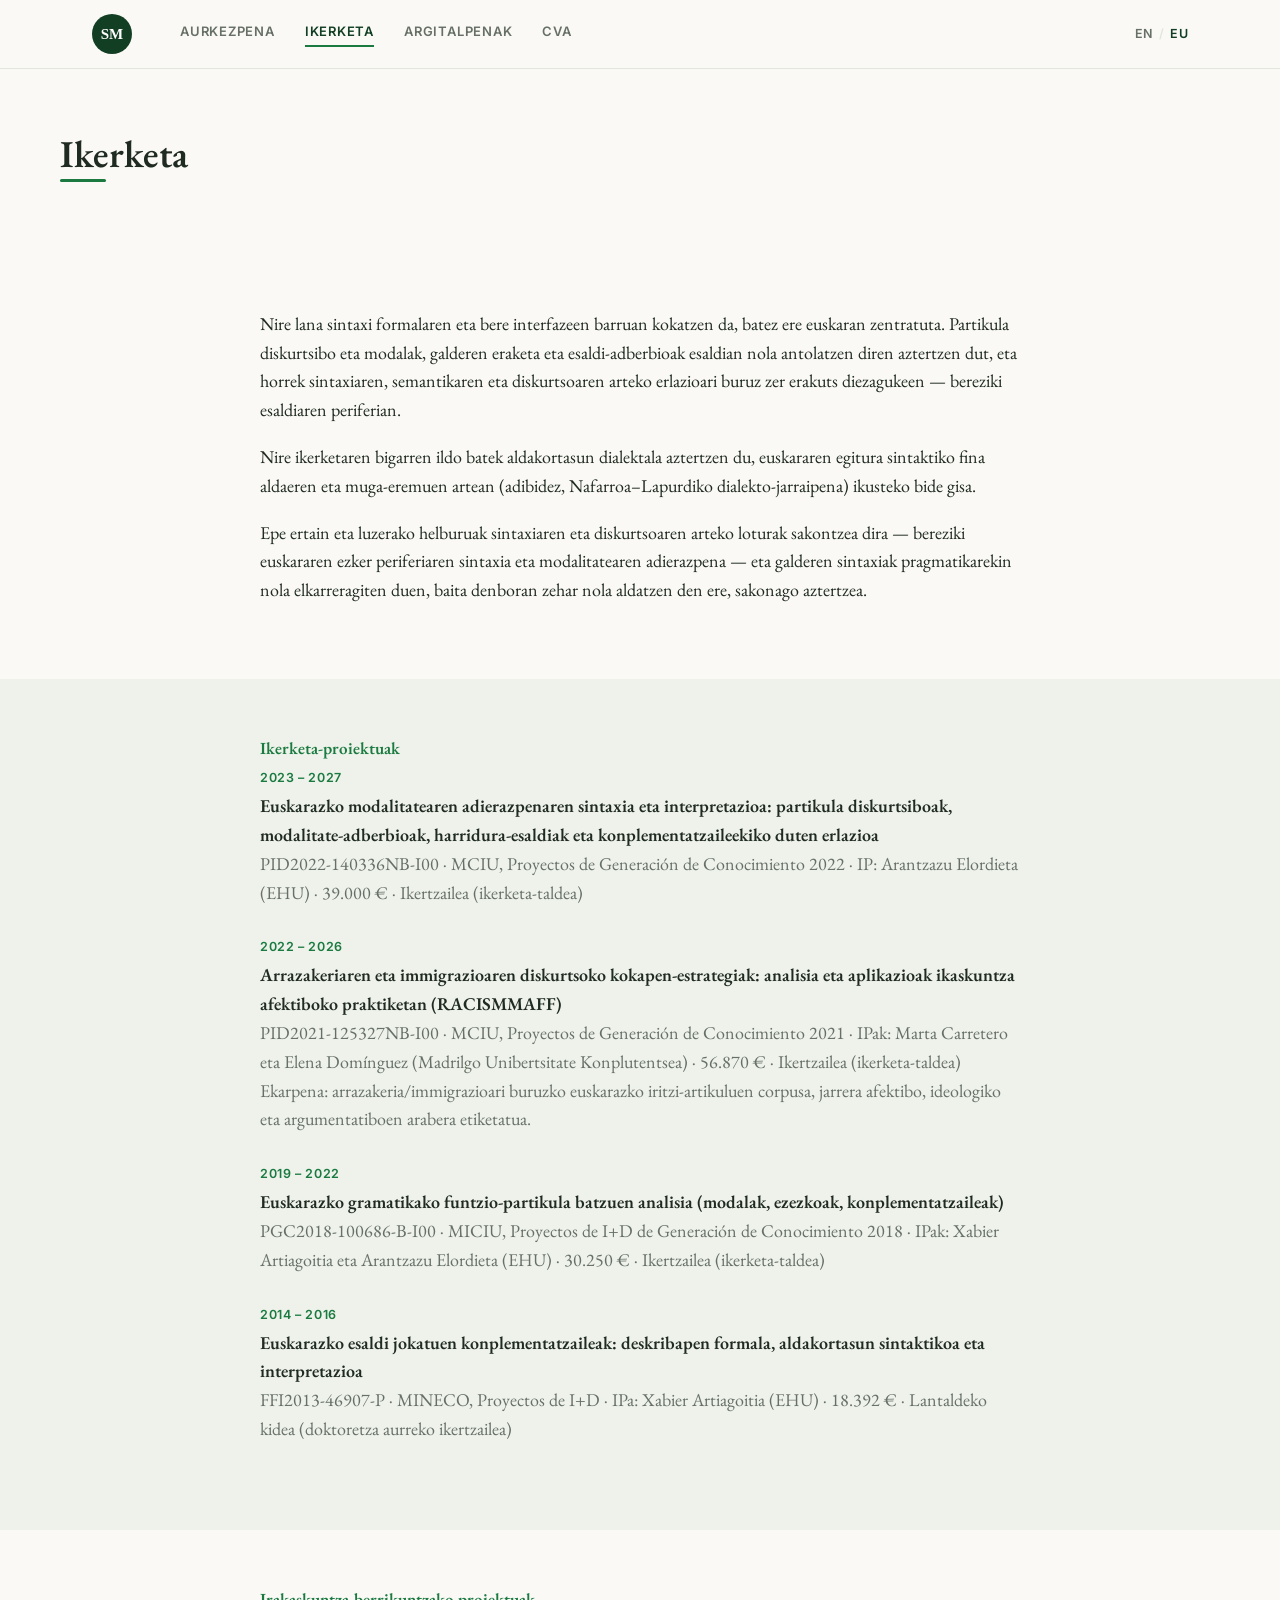
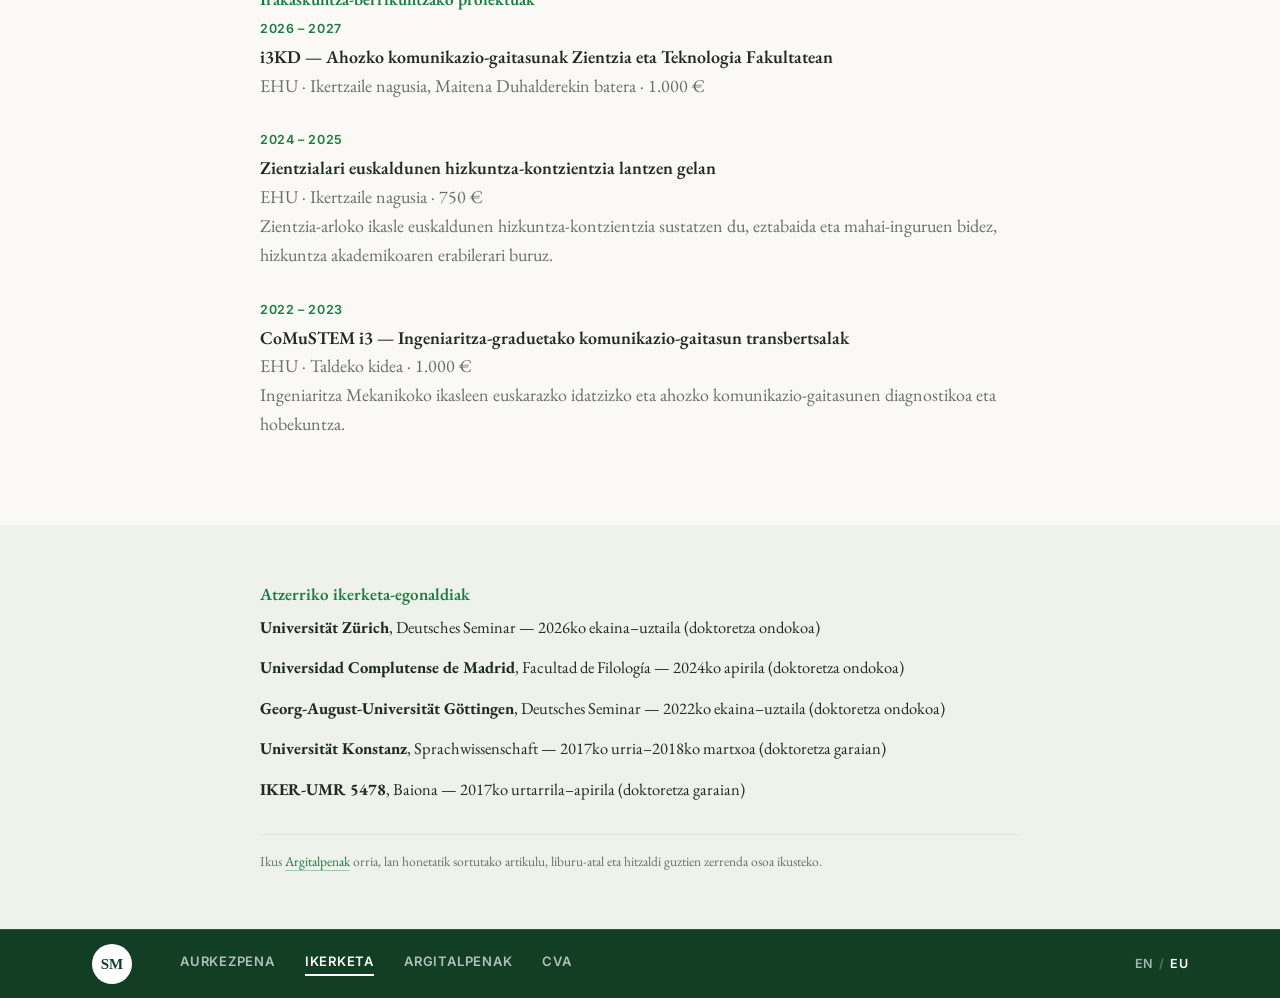
<file: eu/research.html>
<!DOCTYPE html>
<html lang="eu">
<head>
<meta charset="UTF-8">
<meta name="viewport" content="width=device-width, initial-scale=1.0">
<title>Ikerketa — Sergio Monforte</title>
<link rel="preconnect" href="https://fonts.googleapis.com">
<link href="https://fonts.googleapis.com/css2?family=EB+Garamond:ital,wght@0,400;0,600;1,400&family=Inter:wght@500;600;700&display=swap" rel="stylesheet">
<link rel="stylesheet" href="../style.css">
</head>
<body>

<header class="topbar">
  <div class="bar-inner">
    <a href="index.html" class="brandmark">SM</a>
    <nav class="topnav">
      <a href="index.html">Aurkezpena</a>
      <a href="research.html" class="active">Ikerketa</a>
      <a href="publications.html">Argitalpenak</a>
      <a href="cv.html">CVa</a>
    </nav>
    <div class="lang-switch"><a href="../research.html">EN</a><span class="slash">/</span><a href="research.html" class="active">EU</a></div>
  </div>
</header>

<main>
  <section class="hero hero-simple">
    <div class="hero-inner">
      <div class="hero-text">
        <h1>Ikerketa</h1>
        <span class="rule"></span>
      </div>
    </div>
  </section>

  <section class="section-wrap">
    <div class="section-inner narrow">
      <p>Nire lana sintaxi formalaren eta bere interfazeen barruan kokatzen da, batez ere euskaran zentratuta. Partikula diskurtsibo eta modalak, galderen eraketa eta esaldi-adberbioak esaldian nola antolatzen diren aztertzen dut, eta horrek sintaxiaren, semantikaren eta diskurtsoaren arteko erlazioari buruz zer erakuts diezagukeen &mdash; bereziki esaldiaren periferian.</p>
      <p>Nire ikerketaren bigarren ildo batek aldakortasun dialektala aztertzen du, euskararen egitura sintaktiko fina aldaeren eta muga-eremuen artean (adibidez, Nafarroa&ndash;Lapurdiko dialekto-jarraipena) ikusteko bide gisa.</p>
      <p>Epe ertain eta luzerako helburuak sintaxiaren eta diskurtsoaren arteko loturak sakontzea dira &mdash; bereziki euskararen ezker periferiaren sintaxia eta modalitatearen adierazpena &mdash; eta galderen sintaxiak pragmatikarekin nola elkarreragiten duen, baita denboran zehar nola aldatzen den ere, sakonago aztertzea.</p>
    </div>
  </section>

  <section class="section-wrap band">
    <div class="section-inner narrow">
      <h3 style="margin-top:0;">Ikerketa-proiektuak</h3>

      <div class="cv-entry">
        <span class="dates">2023 &ndash; 2027</span>
        <span class="title">Euskarazko modalitatearen adierazpenaren sintaxia eta interpretazioa: partikula diskurtsiboak, modalitate-adberbioak, harridura-esaldiak eta konplementatzaileekiko duten erlazioa</span><br>
        <span class="place">PID2022-140336NB-I00 &middot; MCIU, Proyectos de Generaci&oacute;n de Conocimiento 2022 &middot; IP: Arantzazu Elordieta (EHU) &middot; 39.000 &euro; &middot; Ikertzailea (ikerketa-taldea)</span>
      </div>

      <div class="cv-entry">
        <span class="dates">2022 &ndash; 2026</span>
        <span class="title">Arrazakeriaren eta immigrazioaren diskurtsoko kokapen-estrategiak: analisia eta aplikazioak ikaskuntza afektiboko praktiketan (RACISMMAFF)</span><br>
        <span class="place">PID2021-125327NB-I00 &middot; MCIU, Proyectos de Generaci&oacute;n de Conocimiento 2021 &middot; IPak: Marta Carretero eta Elena Dom&iacute;nguez (Madrilgo Unibertsitate Konplutentsea) &middot; 56.870 &euro; &middot; Ikertzailea (ikerketa-taldea)</span><br>
        <span class="place">Ekarpena: arrazakeria/immigrazioari buruzko euskarazko iritzi-artikuluen corpusa, jarrera afektibo, ideologiko eta argumentatiboen arabera etiketatua.</span>
      </div>

      <div class="cv-entry">
        <span class="dates">2019 &ndash; 2022</span>
        <span class="title">Euskarazko gramatikako funtzio-partikula batzuen analisia (modalak, ezezkoak, konplementatzaileak)</span><br>
        <span class="place">PGC2018-100686-B-I00 &middot; MICIU, Proyectos de I+D de Generaci&oacute;n de Conocimiento 2018 &middot; IPak: Xabier Artiagoitia eta Arantzazu Elordieta (EHU) &middot; 30.250 &euro; &middot; Ikertzailea (ikerketa-taldea)</span>
      </div>

      <div class="cv-entry">
        <span class="dates">2014 &ndash; 2016</span>
        <span class="title">Euskarazko esaldi jokatuen konplementatzaileak: deskribapen formala, aldakortasun sintaktikoa eta interpretazioa</span><br>
        <span class="place">FFI2013-46907-P &middot; MINECO, Proyectos de I+D &middot; IPa: Xabier Artiagoitia (EHU) &middot; 18.392 &euro; &middot; Lantaldeko kidea (doktoretza aurreko ikertzailea)</span>
      </div>
    </div>
  </section>

  <section class="section-wrap">
    <div class="section-inner narrow">
      <h3 style="margin-top:0;">Irakaskuntza-berrikuntzako proiektuak</h3>

      <div class="cv-entry">
        <span class="dates">2026 &ndash; 2027</span>
        <span class="title">i3KD &mdash; Ahozko komunikazio-gaitasunak Zientzia eta Teknologia Fakultatean</span><br>
        <span class="place">EHU &middot; Ikertzaile nagusia, Maitena Duhalderekin batera &middot; 1.000 &euro;</span>
      </div>

      <div class="cv-entry">
        <span class="dates">2024 &ndash; 2025</span>
        <span class="title">Zientzialari euskaldunen hizkuntza-kontzientzia lantzen gelan</span><br>
        <span class="place">EHU &middot; Ikertzaile nagusia &middot; 750 &euro;</span><br>
        <span class="place">Zientzia-arloko ikasle euskaldunen hizkuntza-kontzientzia sustatzen du, eztabaida eta mahai-inguruen bidez, hizkuntza akademikoaren erabilerari buruz.</span>
      </div>

      <div class="cv-entry">
        <span class="dates">2022 &ndash; 2023</span>
        <span class="title">CoMuSTEM i3 &mdash; Ingeniaritza-graduetako komunikazio-gaitasun transbertsalak</span><br>
        <span class="place">EHU &middot; Taldeko kidea &middot; 1.000 &euro;</span><br>
        <span class="place">Ingeniaritza Mekanikoko ikasleen euskarazko idatzizko eta ahozko komunikazio-gaitasunen diagnostikoa eta hobekuntza.</span>
      </div>
    </div>
  </section>

  <section class="section-wrap band">
    <div class="section-inner narrow">
      <h3 style="margin-top:0;">Atzerriko ikerketa-egonaldiak</h3>
      <ul class="talk-list">
        <li><strong>Universität Zürich</strong>, Deutsches Seminar &mdash; 2026ko ekaina&ndash;uztaila (doktoretza ondokoa)</li>
        <li><strong>Universidad Complutense de Madrid</strong>, Facultad de Filología &mdash; 2024ko apirila (doktoretza ondokoa)</li>
        <li><strong>Georg-August-Universität Göttingen</strong>, Deutsches Seminar &mdash; 2022ko ekaina&ndash;uztaila (doktoretza ondokoa)</li>
        <li><strong>Universität Konstanz</strong>, Sprachwissenschaft &mdash; 2017ko urria&ndash;2018ko martxoa (doktoretza garaian)</li>
        <li><strong>IKER-UMR 5478</strong>, Baiona &mdash; 2017ko urtarrila&ndash;apirila (doktoretza garaian)</li>
      </ul>
      <footer class="note">
        Ikus <a href="publications.html">Argitalpenak</a> orria, lan honetatik sortutako artikulu, liburu-atal eta hitzaldi guztien zerrenda osoa ikusteko.
      </footer>
    </div>
  </section>
</main>

<footer class="footerbar">
  <div class="bar-inner">
    <a href="index.html" class="brandmark">SM</a>
    <nav class="topnav">
      <a href="index.html">Aurkezpena</a>
      <a href="research.html" class="active">Ikerketa</a>
      <a href="publications.html">Argitalpenak</a>
      <a href="cv.html">CVa</a>
    </nav>
    <div class="lang-switch"><a href="../research.html">EN</a><span class="slash">/</span><a href="research.html" class="active">EU</a></div>
  </div>
</footer>

</body>
</html>
</file>
<file: style.css>
/* ---------------------------------------------------
   Sergio Monforte — academic site
   Editorial layout: top + bottom nav bars, alternating
   sage-green section bands, EHU green ("Uniberdea") accent
--------------------------------------------------- */

:root {
  /* Green in the spirit of EHU's "Uniberdea" brand green (no official hex is
     published — see README — swap this for the exact value if you have it) */
  --text: #1f2a20;
  --muted: #667066;
  --bg: #faf9f5;
  --band-bg: #eef2ea;
  --line: #e1e6da;
  --accent: #1a7a40;
  --accent-soft: #e6f0e5;
  --accent-line: #bfe0c4;
  --deep: #123f24;
  --link: #1a7a40;
  --content-max: 760px;
  --page-max: 1160px;
  --font-sans: "Inter", "Helvetica Neue", Arial, sans-serif;
}

* { box-sizing: border-box; }

html { scroll-behavior: smooth; }

body {
  margin: 0;
  background: var(--bg);
  color: var(--text);
  font-family: "EB Garamond", "Iowan Old Style", "Palatino Linotype", Georgia, "Times New Roman", serif;
  font-size: 18px;
  line-height: 1.6;
}

a { color: var(--link); text-decoration: none; border-bottom: 1px solid rgba(26,122,64,0.35); }
a:hover { border-bottom-color: var(--accent); }

.rule {
  display: block;
  width: 46px;
  height: 3px;
  background: var(--accent);
  border-radius: 2px;
  margin: 0 0 24px 0;
}

/* Top & bottom bars */
.topbar, .footerbar {
  background: var(--bg);
  border-bottom: 1px solid var(--line);
}
.footerbar { background: var(--deep); border-bottom: none; border-top: 1px solid rgba(255,255,255,0.12); }

.bar-inner {
  max-width: var(--page-max);
  margin: 0 auto;
  display: flex;
  align-items: center;
  justify-content: space-between;
  gap: 24px;
  padding: 14px 32px;
  flex-wrap: wrap;
}

.brandmark {
  width: 40px;
  height: 40px;
  border-radius: 50%;
  background: var(--deep);
  color: #ffffff;
  display: flex;
  align-items: center;
  justify-content: center;
  font-family: Georgia, serif;
  font-size: 15px;
  font-weight: 600;
  border-bottom: none;
  flex-shrink: 0;
  overflow: hidden;
}
.brandmark img { width: 100%; height: 100%; object-fit: cover; }
.footerbar .brandmark { background: #ffffff; color: var(--deep); }

.topnav {
  display: flex;
  gap: 30px;
  flex: 1;
  padding-left: 24px;
  flex-wrap: wrap;
}
.topnav a {
  font-family: var(--font-sans);
  font-weight: 600;
  font-size: 13px;
  letter-spacing: 0.06em;
  text-transform: uppercase;
  color: var(--muted);
  border-bottom: 2px solid transparent;
  padding-bottom: 3px;
}
.topnav a.active, .topnav a:hover { color: var(--deep); border-bottom-color: var(--accent); }
.footerbar .topnav a { color: rgba(255,255,255,0.68); }
.footerbar .topnav a.active, .footerbar .topnav a:hover { color: #ffffff; border-bottom-color: #ffffff; }

.lang-switch {
  font-family: var(--font-sans);
  font-weight: 600;
  font-size: 12.5px;
  letter-spacing: 0.04em;
  color: var(--muted);
  display: flex;
  align-items: center;
  gap: 6px;
}
.lang-switch a { color: var(--muted); border-bottom: none; }
.lang-switch a.active { color: var(--deep); }
.lang-switch a:hover { color: var(--deep); }
.lang-switch .slash { color: var(--line); }
.footerbar .lang-switch { color: rgba(255,255,255,0.55); }
.footerbar .lang-switch a { color: rgba(255,255,255,0.62); }
.footerbar .lang-switch a.active { color: #ffffff; }
.footerbar .lang-switch .slash { color: rgba(255,255,255,0.3); }

/* Hero */
.hero { padding: 64px 32px 48px 32px; }
.hero-inner {
  max-width: var(--page-max);
  margin: 0 auto;
  display: flex;
  align-items: flex-start;
  justify-content: space-between;
  gap: 48px;
  flex-wrap: wrap;
}
.hero-text { flex: 1 1 46%; min-width: 280px; }
.hero-text h1 { font-size: 46px; margin: 0 0 10px 0; font-weight: 600; line-height: 1.1; }
.role-title {
  font-family: var(--font-sans);
  font-weight: 700;
  font-size: 15px;
  margin: 0 0 4px 0;
  color: var(--text);
}
.role-eu { font-weight: 500; color: var(--muted); }
.role-dept {
  font-family: var(--font-sans);
  color: var(--muted);
  font-size: 13.5px;
  line-height: 1.5;
  margin: 0 0 20px 0;
}
.hero .lede { font-size: 21px; max-width: 560px; margin: 0; }

.hero-photo { flex: 1 1 48%; max-width: 560px; min-width: 260px; }
.hero-photo .avatar-lg {
  width: 100%;
  aspect-ratio: 1800 / 1201;
  border-radius: 10px;
  background: var(--accent-soft);
  color: var(--accent);
  display: flex;
  align-items: center;
  justify-content: center;
  font-size: 52px;
  font-family: Georgia, serif;
  overflow: hidden;
  border: 1px solid var(--accent-line);
}
.hero-photo img { width: 100%; height: 100%; object-fit: cover; border-radius: 10px; }

.hero-simple .hero-inner { display: block; }
.hero-simple h1 { font-size: 38px; margin: 0 0 4px 0; }

/* Section bands */
.section-wrap { padding: 56px 32px; }
.section-wrap.band { background: var(--band-bg); }
.section-inner { max-width: var(--page-max); margin: 0 auto; }
.section-inner.narrow { max-width: var(--content-max); }
.section-inner h2 { font-size: 26px; margin: 0 0 6px 0; font-weight: 600; }
.section-inner h2.title-lg { font-size: 36px; margin-bottom: 8px; }
.section-inner h3 {
  font-size: 17px;
  font-weight: 600;
  margin: 30px 0 6px 0;
  color: var(--accent);
}
.section-inner p { margin: 0 0 18px 0; }

/* Research interest grid */
.interest-grid {
  list-style: none;
  margin: 0;
  padding: 0;
  display: grid;
  grid-template-columns: repeat(3, 1fr);
  border-top: 1px solid var(--line);
}
.interest-grid li {
  padding: 26px 28px 26px 0;
  margin: 0 -1px 0 0;
  border-bottom: 1px solid var(--line);
  border-right: 1px solid var(--line);
}
.interest-grid li:nth-child(3n) { border-right: none; padding-right: 0; }
.interest-grid li:nth-child(3n+1) { padding-left: 0; }
.interest-grid li:nth-child(3n+2), .interest-grid li:nth-child(3n) { padding-left: 28px; }
.interest-grid li:nth-last-child(-n+3) { border-bottom: none; }
.interest-grid .num {
  font-family: Georgia, serif;
  color: var(--accent-line);
  font-size: 26px;
  font-weight: 600;
  display: block;
  margin-bottom: 8px;
}
.interest-grid .icon { display: block; width: 24px; height: 24px; color: var(--accent); margin-bottom: 14px; }
.interest-grid .icon svg { width: 100%; height: 100%; }
.interest-grid h3 { font-size: 17px; margin: 0 0 6px 0; font-weight: 600; color: var(--text); }
.interest-grid p {
  font-family: var(--font-sans);
  color: var(--muted);
  font-size: 13.5px;
  line-height: 1.5;
  margin: 0;
}

/* Two-column: highlights list + pull card */
.two-col { display: flex; gap: 56px; flex-wrap: wrap; }
.two-col > .col-main { flex: 1.4; min-width: 300px; }
.two-col > .pull-card { flex: 1; min-width: 260px; }

.hl-list { list-style: none; margin: 0 0 22px 0; padding: 0; }
.hl-list li { display: flex; gap: 18px; padding: 16px 0; border-bottom: 1px solid var(--line); }
.hl-list li:first-child { padding-top: 0; }
.hl-list .yr {
  font-family: var(--font-sans);
  color: var(--muted);
  font-size: 13px;
  font-weight: 600;
  flex-shrink: 0;
  width: 42px;
  padding-top: 3px;
}
.hl-list .hl-title { margin: 0 0 4px 0; font-size: 16px; line-height: 1.45; }
.hl-list .hl-venue { margin: 0; color: var(--muted); font-style: italic; font-size: 14px; }

.more-link { font-family: var(--font-sans); font-weight: 600; font-size: 13.5px; }

.pull-card {
  background: var(--bg);
  border: 1px solid var(--line);
  border-radius: 10px;
  padding: 36px 32px;
  display: flex;
  align-items: center;
}
.section-wrap.band .pull-card { background: #ffffff; }
.pull-card blockquote { margin: 0; font-size: 20px; font-style: italic; line-height: 1.55; color: var(--text); }
.pull-card blockquote::before {
  content: "\201C";
  color: var(--accent-line);
  font-size: 52px;
  line-height: 0;
  display: block;
  margin-bottom: 12px;
  font-style: normal;
  font-family: Georgia, serif;
}
.pull-card cite {
  display: block;
  margin-top: 14px;
  font-style: normal;
  font-family: var(--font-sans);
  font-size: 12.5px;
  color: var(--muted);
}

/* Plain bullet lists in prose sections */
.section-inner ul:not(.pub-list):not(.talk-list):not(.interest-grid):not(.hl-list) {
  padding-left: 22px;
  margin: 0 0 8px 0;
}
.section-inner ul:not(.pub-list):not(.talk-list):not(.interest-grid):not(.hl-list) li {
  margin-bottom: 12px;
  padding-left: 4px;
}

.pub-list, .talk-list {
  list-style: none;
  margin: 0 0 8px 0;
  padding: 0;
}
.pub-list li, .talk-list li {
  margin-bottom: 14px;
  padding-left: 0;
  font-size: 16.5px;
}
.pub-list .year-group, .talk-list .year-group {
  color: #ffffff;
  background: var(--accent);
  display: inline-block;
  font-weight: 600;
  font-size: 12px;
  text-transform: uppercase;
  letter-spacing: 0.07em;
  margin: 28px 0 12px 0;
  font-family: var(--font-sans);
  padding: 2px 10px;
  border-radius: 3px;
}
.pub-list .venue, .talk-list .venue { color: var(--muted); font-style: italic; }
.pub-list .gloss, .talk-list .gloss { color: var(--muted); font-style: italic; }

.tag {
  display: inline-block;
  font-family: var(--font-sans);
  font-weight: 600;
  font-size: 10.5px;
  color: #ffffff;
  background: var(--accent);
  border-radius: 3px;
  padding: 1px 6px;
  margin-left: 6px;
  vertical-align: middle;
  text-transform: uppercase;
  letter-spacing: 0.04em;
}

.cv-entry { margin-bottom: 30px; }
.cv-entry .dates {
  font-family: var(--font-sans);
  font-weight: 600;
  color: var(--accent);
  font-size: 12.5px;
  text-transform: uppercase;
  letter-spacing: 0.05em;
  display: block;
  margin-bottom: 4px;
}
.cv-entry .title { font-weight: 600; }
.cv-entry .place { color: var(--muted); }

table.langs {
  border-collapse: collapse;
  margin: 10px 0 20px 0;
  font-size: 15.5px;
  border: 1px solid var(--accent);
}
table.langs th, table.langs td {
  border: 1px solid var(--accent-line);
  padding: 6px 12px;
  text-align: center;
}
table.langs th {
  background: var(--accent);
  color: #ffffff;
  font-family: var(--font-sans);
  font-weight: 600;
  font-size: 13px;
  text-transform: uppercase;
  letter-spacing: 0.04em;
}

footer.note {
  color: var(--muted);
  font-size: 13.5px;
  margin: 32px 0 0 0;
  padding-top: 16px;
  border-top: 1px solid var(--line);
}

@media (max-width: 900px) {
  .interest-grid { grid-template-columns: repeat(2, 1fr); }
  .interest-grid li:nth-child(3n) { border-right: 1px solid var(--line); padding-right: 28px; }
  .interest-grid li:nth-child(2n) { border-right: none; padding-right: 0; }
  .interest-grid li:nth-child(odd) { padding-left: 0; }
  .interest-grid li:nth-child(even) { padding-left: 28px; }
}

@media (max-width: 760px) {
  .bar-inner { padding: 12px 20px; }
  .topnav { gap: 18px; padding-left: 0; order: 3; width: 100%; }
  .hero { padding: 40px 20px 32px 20px; }
  .hero-text h1 { font-size: 34px; }
  .hero-photo { width: 100%; max-width: 220px; }
  .section-wrap { padding: 40px 20px; }
  .interest-grid { grid-template-columns: 1fr; }
  .interest-grid li { border-right: none !important; padding-left: 0 !important; padding-right: 0 !important; }
  .two-col { gap: 28px; }
  .section-inner h2.title-lg { font-size: 28px; }
}
</file>
